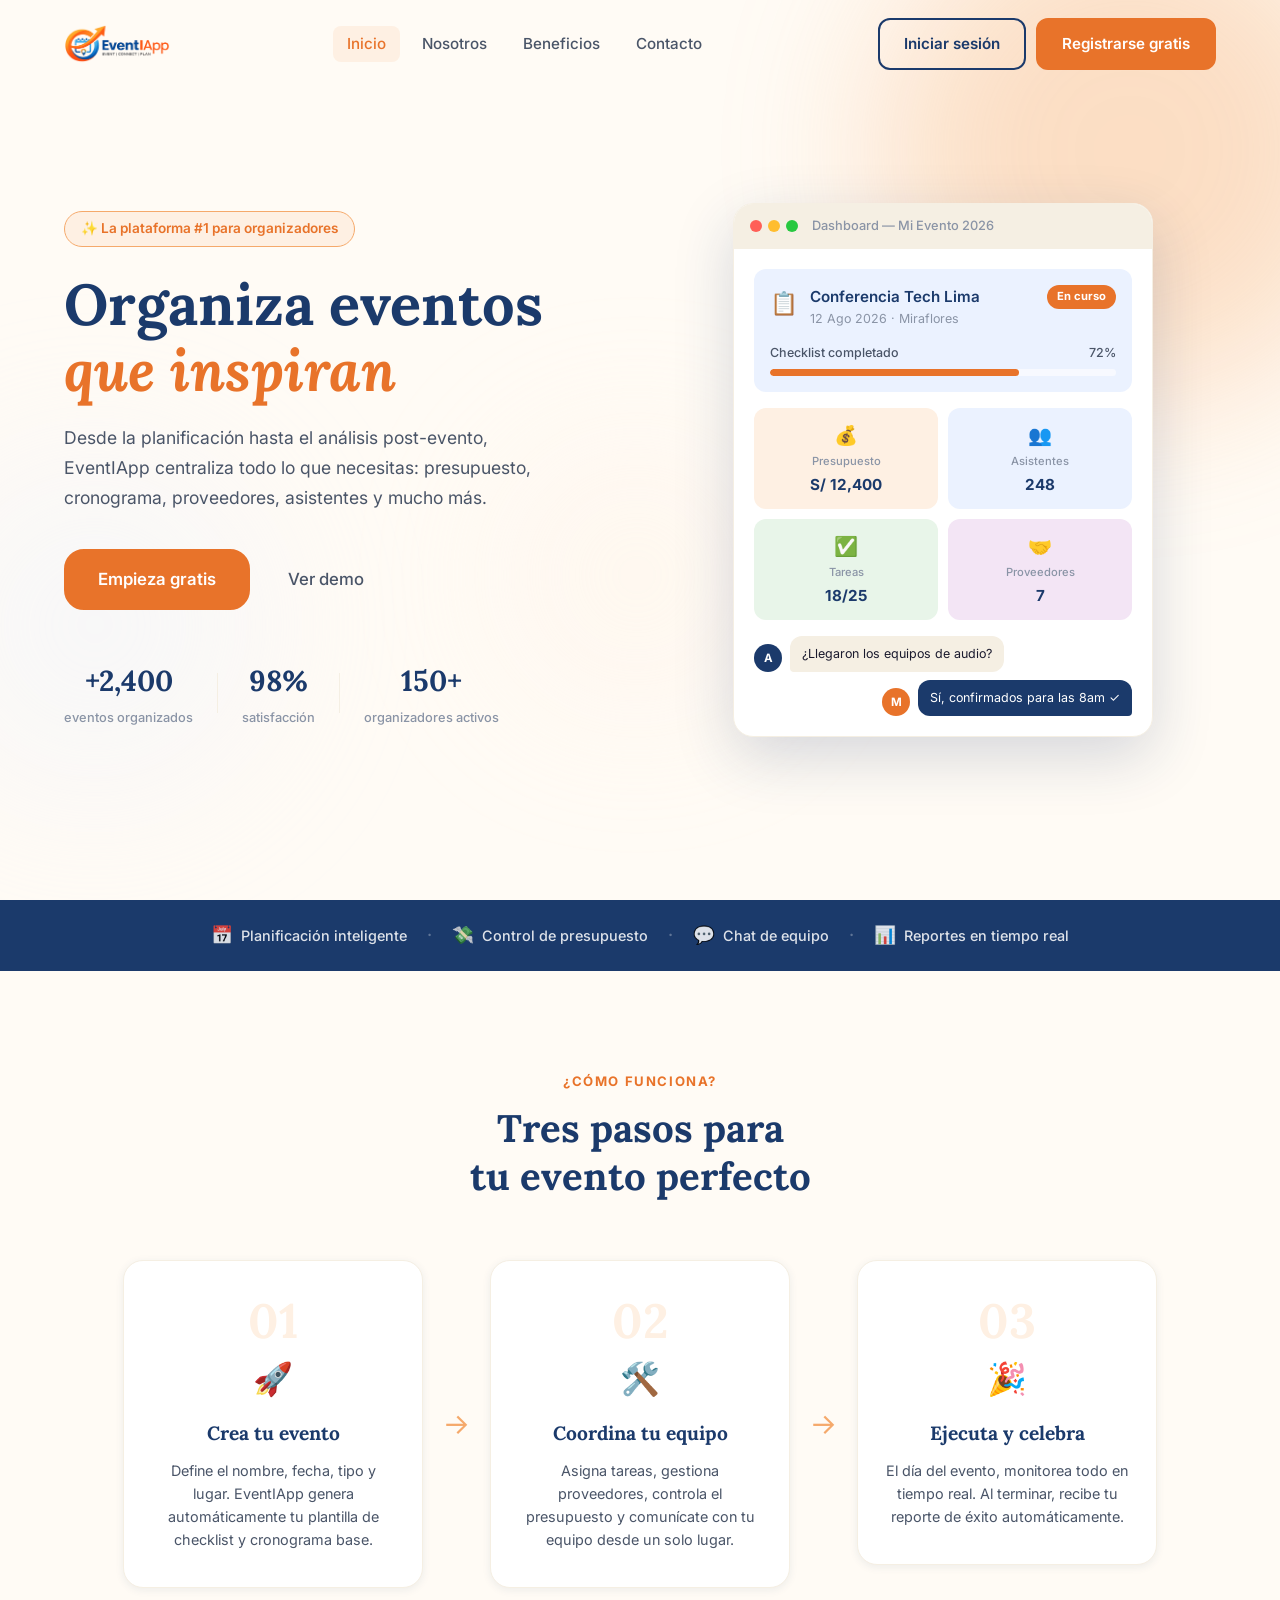
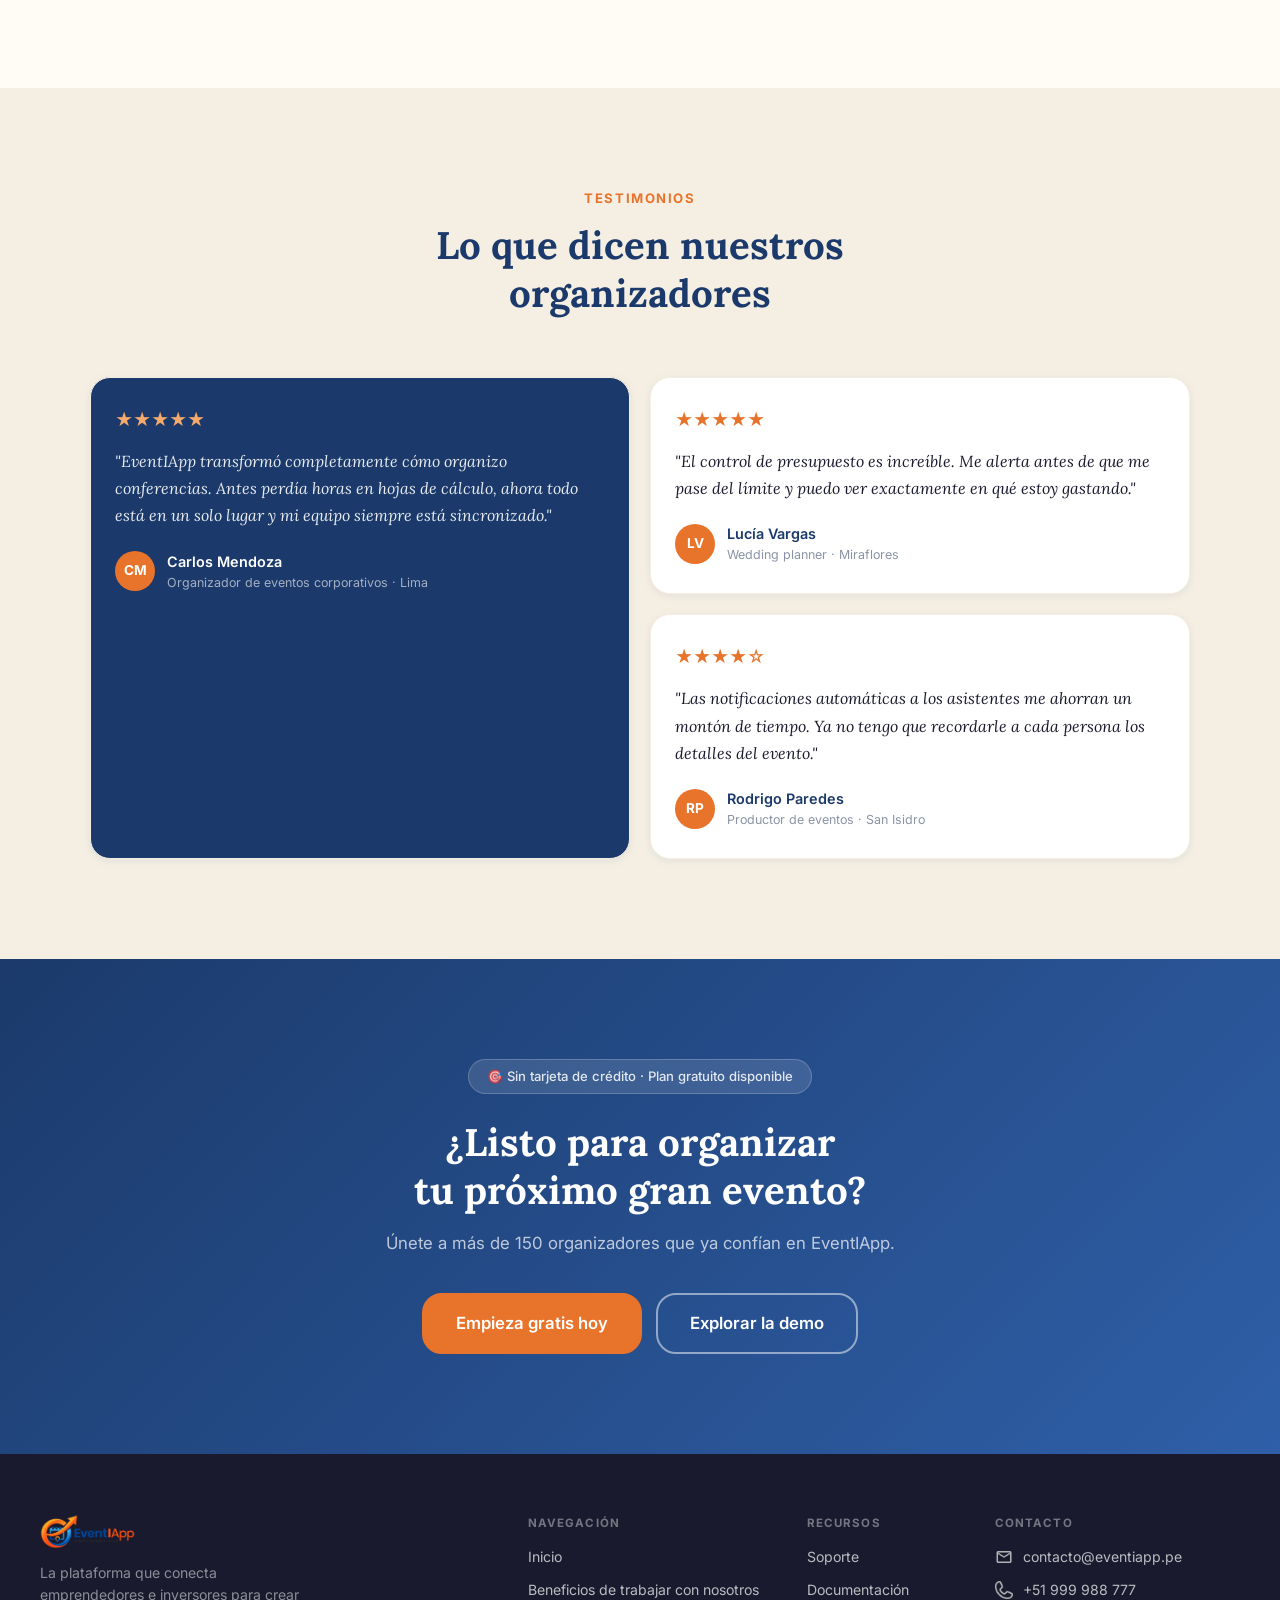
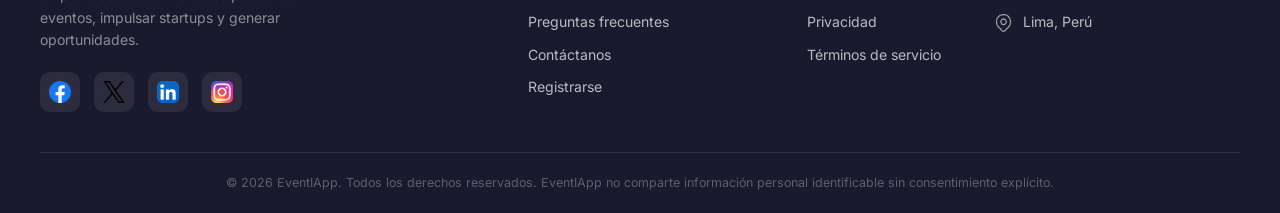
<file: pages/home/index.html>
<!DOCTYPE html>
<html lang="es">
<head>
  <meta charset="UTF-8" />
  <meta name="viewport" content="width=device-width, initial-scale=1.0" />
  <title>EventIApp — Organiza eventos que inspiran</title>
  <link rel="preconnect" href="https://fonts.googleapis.com" />
  <link href="https://fonts.googleapis.com/css2?family=Lora:ital,wght@0,400;0,600;0,700;1,400&family=Inter:wght@300;400;500;600&display=swap" rel="stylesheet" />
  <link rel="stylesheet" href="home.css" />
</head>
<body>

  <!-- ========== NAVBAR ========== -->
  <header class="navbar" id="navbar">
    <div class="nav-container">
      <a href="index.html" class="nav-logo">
        <img src="../../assets/images/Imagotipo.png" alt="EventIApp logo" class="nav-logo-img" onerror="this.style.display='none'; this.nextElementSibling.style.display='flex';" />
        <span class="nav-logo-fallback">🎯 EventI<strong>App</strong></span>
      </a>
      <nav class="nav-links" id="navLinks">
        <a href="index.html" class="nav-link active">Inicio</a>
        <a href="../nosotros/Nosotros.html" class="nav-link">Nosotros</a>
        <a href="../beneficios/Beneficios.html" class="nav-link">Beneficios</a>
        <a href="../contacto/AyudaYcontacto.html" class="nav-link">Contacto</a>
      </nav>
      <div class="nav-actions">
        <a href="../auth/login.html" class="btn-outline">Iniciar sesión</a>
        <a href="../auth/register.html" class="btn-primary">Registrarse gratis</a>
      </div>
      <button class="hamburger" id="hamburger" aria-label="Abrir menú">
        <span></span><span></span><span></span>
      </button>
    </div>
  </header>

  <!-- ========== HERO ========== -->
  <section class="hero" id="hero">
    <div class="hero-bg-circles" aria-hidden="true">
      <div class="circle c1"></div>
      <div class="circle c2"></div>
      <div class="circle c3"></div>
    </div>
    <div class="hero-content">
      <div class="hero-badge">✨ La plataforma #1 para organizadores</div>
      <h1 class="hero-title">
        Organiza eventos<br/>
        <em>que inspiran</em>
      </h1>
      <p class="hero-subtitle">
        Desde la planificación hasta el análisis post-evento, EventIApp centraliza 
        todo lo que necesitas: presupuesto, cronograma, proveedores, asistentes y mucho más.
      </p>
      <div class="hero-cta">
        <a href="../auth/register.html" class="btn-primary btn-lg">
          Empieza gratis
        </a>
        <a href="../../demo/demo.html" class="btn-ghost btn-lg">
          Ver demo
        </a>
      </div>
      <div class="hero-stats">
        <div class="stat">
          <span class="stat-num">+2,400</span>
          <span class="stat-label">eventos organizados</span>
        </div>
        <div class="stat-divider"></div>
        <div class="stat">
          <span class="stat-num">98%</span>
          <span class="stat-label">satisfacción</span>
        </div>
        <div class="stat-divider"></div>
        <div class="stat">
          <span class="stat-num">150+</span>
          <span class="stat-label">organizadores activos</span>
        </div>
      </div>
    </div>
    <div class="hero-visual">
      <div class="app-preview">
        <div class="app-topbar">
          <span class="app-dot red"></span>
          <span class="app-dot yellow"></span>
          <span class="app-dot green"></span>
          <span class="app-title-bar">Dashboard — Mi Evento 2026</span>
        </div>
        <div class="app-body">
          <div class="preview-card active-card">
            <div class="preview-card-header">
              <span class="preview-icon">📋</span>
              <div>
                <div class="preview-card-title">Conferencia Tech Lima</div>
                <div class="preview-card-sub">12 Ago 2026 · Miraflores</div>
              </div>
              <span class="preview-badge">En curso</span>
            </div>
            <div class="preview-progress-wrap">
              <div class="preview-progress-label">
                <span>Checklist completado</span>
                <span>72%</span>
              </div>
              <div class="preview-progress-bar">
                <div class="preview-progress-fill" style="width:72%"></div>
              </div>
            </div>
          </div>
          <div class="preview-grid">
            <div class="preview-mini orange">
              <div class="mini-icon">💰</div>
              <div class="mini-label">Presupuesto</div>
              <div class="mini-val">S/ 12,400</div>
            </div>
            <div class="preview-mini blue">
              <div class="mini-icon">👥</div>
              <div class="mini-label">Asistentes</div>
              <div class="mini-val">248</div>
            </div>
            <div class="preview-mini green">
              <div class="mini-icon">✅</div>
              <div class="mini-label">Tareas</div>
              <div class="mini-val">18/25</div>
            </div>
            <div class="preview-mini purple">
              <div class="mini-icon">🤝</div>
              <div class="mini-label">Proveedores</div>
              <div class="mini-val">7</div>
            </div>
          </div>
          <div class="preview-chat">
            <div class="chat-msg left">
              <div class="chat-avatar">A</div>
              <div class="chat-bubble">¿Llegaron los equipos de audio?</div>
            </div>
            <div class="chat-msg right">
              <div class="chat-bubble bubble-right">Sí, confirmados para las 8am ✓</div>
              <div class="chat-avatar self">M</div>
            </div>
          </div>
        </div>
      </div>
    </div>
  </section>

  <!-- ========== FEATURES STRIP ========== -->
  <section class="features-strip">
    <div class="strip-container">
      <div class="feature-item"><span class="fi-icon">📅</span><span>Planificación inteligente</span></div>
      <div class="feature-sep">·</div>
      <div class="feature-item"><span class="fi-icon">💸</span><span>Control de presupuesto</span></div>
      <div class="feature-sep">·</div>
      <div class="feature-item"><span class="fi-icon">💬</span><span>Chat de equipo</span></div>
      <div class="feature-sep">·</div>
      <div class="feature-item"><span class="fi-icon">📊</span><span>Reportes en tiempo real</span></div>
    </div>
  </section>

  <!-- ========== CÓMO FUNCIONA ========== -->
  <section class="how-works">
    <div class="section-container">
      <div class="section-label">¿Cómo funciona?</div>
      <h2 class="section-title">Tres pasos para<br/>tu evento perfecto</h2>
      <div class="steps-grid">
        <div class="step-card">
          <div class="step-number">01</div>
          <div class="step-icon">🚀</div>
          <h3>Crea tu evento</h3>
          <p>Define el nombre, fecha, tipo y lugar. EventIApp genera automáticamente tu plantilla de checklist y cronograma base.</p>
        </div>
        <div class="step-arrow">→</div>
        <div class="step-card">
          <div class="step-number">02</div>
          <div class="step-icon">🛠️</div>
          <h3>Coordina tu equipo</h3>
          <p>Asigna tareas, gestiona proveedores, controla el presupuesto y comunícate con tu equipo desde un solo lugar.</p>
        </div>
        <div class="step-arrow">→</div>
        <div class="step-card">
          <div class="step-number">03</div>
          <div class="step-icon">🎉</div>
          <h3>Ejecuta y celebra</h3>
          <p>El día del evento, monitorea todo en tiempo real. Al terminar, recibe tu reporte de éxito automáticamente.</p>
        </div>
      </div>
    </div>
  </section>

  <!-- ========== TESTIMONIOS ========== -->
  <section class="testimonials">
    <div class="section-container">
      <div class="section-label">Testimonios</div>
      <h2 class="section-title">Lo que dicen nuestros<br/>organizadores</h2>
      <div class="testimonials-grid">
        <div class="testimonial-card featured">
          <div class="stars">★★★★★</div>
          <p class="testimonial-text">"EventIApp transformó completamente cómo organizo conferencias. Antes perdía horas en hojas de cálculo, ahora todo está en un solo lugar y mi equipo siempre está sincronizado."</p>
          <div class="testimonial-author">
            <div class="author-avatar">CM</div>
            <div>
              <div class="author-name">Carlos Mendoza</div>
              <div class="author-role">Organizador de eventos corporativos · Lima</div>
            </div>
          </div>
        </div>
        <div class="testimonial-card">
          <div class="stars">★★★★★</div>
          <p class="testimonial-text">"El control de presupuesto es increíble. Me alerta antes de que me pase del límite y puedo ver exactamente en qué estoy gastando."</p>
          <div class="testimonial-author">
            <div class="author-avatar">LV</div>
            <div>
              <div class="author-name">Lucía Vargas</div>
              <div class="author-role">Wedding planner · Miraflores</div>
            </div>
          </div>
        </div>
        <div class="testimonial-card">
          <div class="stars">★★★★☆</div>
          <p class="testimonial-text">"Las notificaciones automáticas a los asistentes me ahorran un montón de tiempo. Ya no tengo que recordarle a cada persona los detalles del evento."</p>
          <div class="testimonial-author">
            <div class="author-avatar">RP</div>
            <div>
              <div class="author-name">Rodrigo Paredes</div>
              <div class="author-role">Productor de eventos · San Isidro</div>
            </div>
          </div>
        </div>
      </div>
    </div>
  </section>

  <!-- ========== CTA FINAL ========== -->
  <section class="cta-section">
    <div class="cta-container">
      <div class="cta-badge">🎯 Sin tarjeta de crédito · Plan gratuito disponible</div>
      <h2 class="cta-title">¿Listo para organizar<br/>tu próximo gran evento?</h2>
      <p class="cta-sub">Únete a más de 150 organizadores que ya confían en EventIApp.</p>
      <div class="cta-actions">
        <a href="../auth/register.html" class="btn-primary btn-lg">Empieza gratis hoy</a>
        <a href="../../demo/demo.html" class="btn-outline btn-lg">Explorar la demo</a>
      </div>
    </div>
  </section>

  <!-- ========== FOOTER ========== -->
  <footer class="footer">
    <div class="footer-container">
      <div class="footer-brand">
        <div class="footer-logo">
          <img src="../../assets/images/Imagotipo.png" alt="EventIApp" height="40" onerror="this.style.display='none';" />
          <span class="footer-logo-text"></span>
        </div>
        <p>La plataforma que conecta emprendedores e inversores para crear eventos, impulsar startups y generar oportunidades.</p>
        <div class="footer-social">
          <a href="#" aria-label="Facebook"><img src="../../assets/icons/Facebook.png" alt="Facebook" width="32" height="32" /></a>
          <a href="#" aria-label="X / Twitter"><img src="../../assets/icons/X.png" alt="X" width="32" height="32" /></a>
          <a href="#" aria-label="LinkedIn"><img src="../../assets/icons/LinkedIn.png" alt="LinkedIn" width="32" height="32" /></a>
          <a href="#" aria-label="Instagram"><img src="../../assets/icons/Instagram.png" alt="Instagram" width="32" height="32" /></a>
        </div>
      </div>
      <div class="footer-links">
        <div class="footer-col">
          <div class="footer-col-title">Navegación</div>
          <a href="index.html">Inicio</a>
          <a href="../beneficios/Beneficios.html">Beneficios de trabajar con nosotros</a>
          <a href="../contacto/AyudaYcontacto.html">Preguntas frecuentes</a>
          <a href="../contacto/AyudaYcontacto.html">Contáctanos</a>
          <a href="../auth/register.html">Registrarse</a>
        </div>
        <div class="footer-col">
          <div class="footer-col-title">Recursos</div>
          <a href="#">Soporte</a>
          <a href="#">Documentación</a>
          <a href="#">Privacidad</a>
          <a href="#">Términos de servicio</a>
        </div>
        <div class="footer-col">
          <div class="footer-col-title">Contacto</div>
          <div class="footer-contact-item">
            <img src="../../assets/icons/Mail.png" alt="Email" width="20" height="20" />
            <span>contacto@eventiapp.pe</span>
          </div>
          <div class="footer-contact-item">
            <img src="../../assets/icons/Telefono.png" alt="Teléfono" width="20" height="20" />
            <span>+51 999 988 777</span>
          </div>
          <div class="footer-contact-item">
            <img src="../../assets/icons/Ubicacion.png" alt="Ubicación" width="20" height="20" />
            <span>Lima, Perú</span>
          </div>
        </div>
      </div>
    </div>
    <div class="footer-bottom">
      <span>© 2026 EventIApp. Todos los derechos reservados. EventIApp no comparte información personal identificable sin consentimiento explícito.</span>
    </div>
  </footer>

  <script>
    window.addEventListener('scroll', () => {
      document.getElementById('navbar').classList.toggle('scrolled', window.scrollY > 40);
    });
    const hamburger = document.getElementById('hamburger');
    const navLinks  = document.getElementById('navLinks');
    hamburger.addEventListener('click', () => {
      navLinks.classList.toggle('open');
      hamburger.classList.toggle('active');
    });
    const observer = new IntersectionObserver(entries => {
      entries.forEach(e => {
        if (e.isIntersecting) { e.target.style.opacity='1'; e.target.style.transform='translateY(0)'; }
      });
    }, { threshold: 0.2 });
    document.querySelectorAll('.stat-num').forEach(el => {
      el.style.cssText = 'opacity:0;transform:translateY(12px);transition:opacity .5s ease,transform .5s ease';
      observer.observe(el);
    });
  </script>
</body>
</html>
</file>
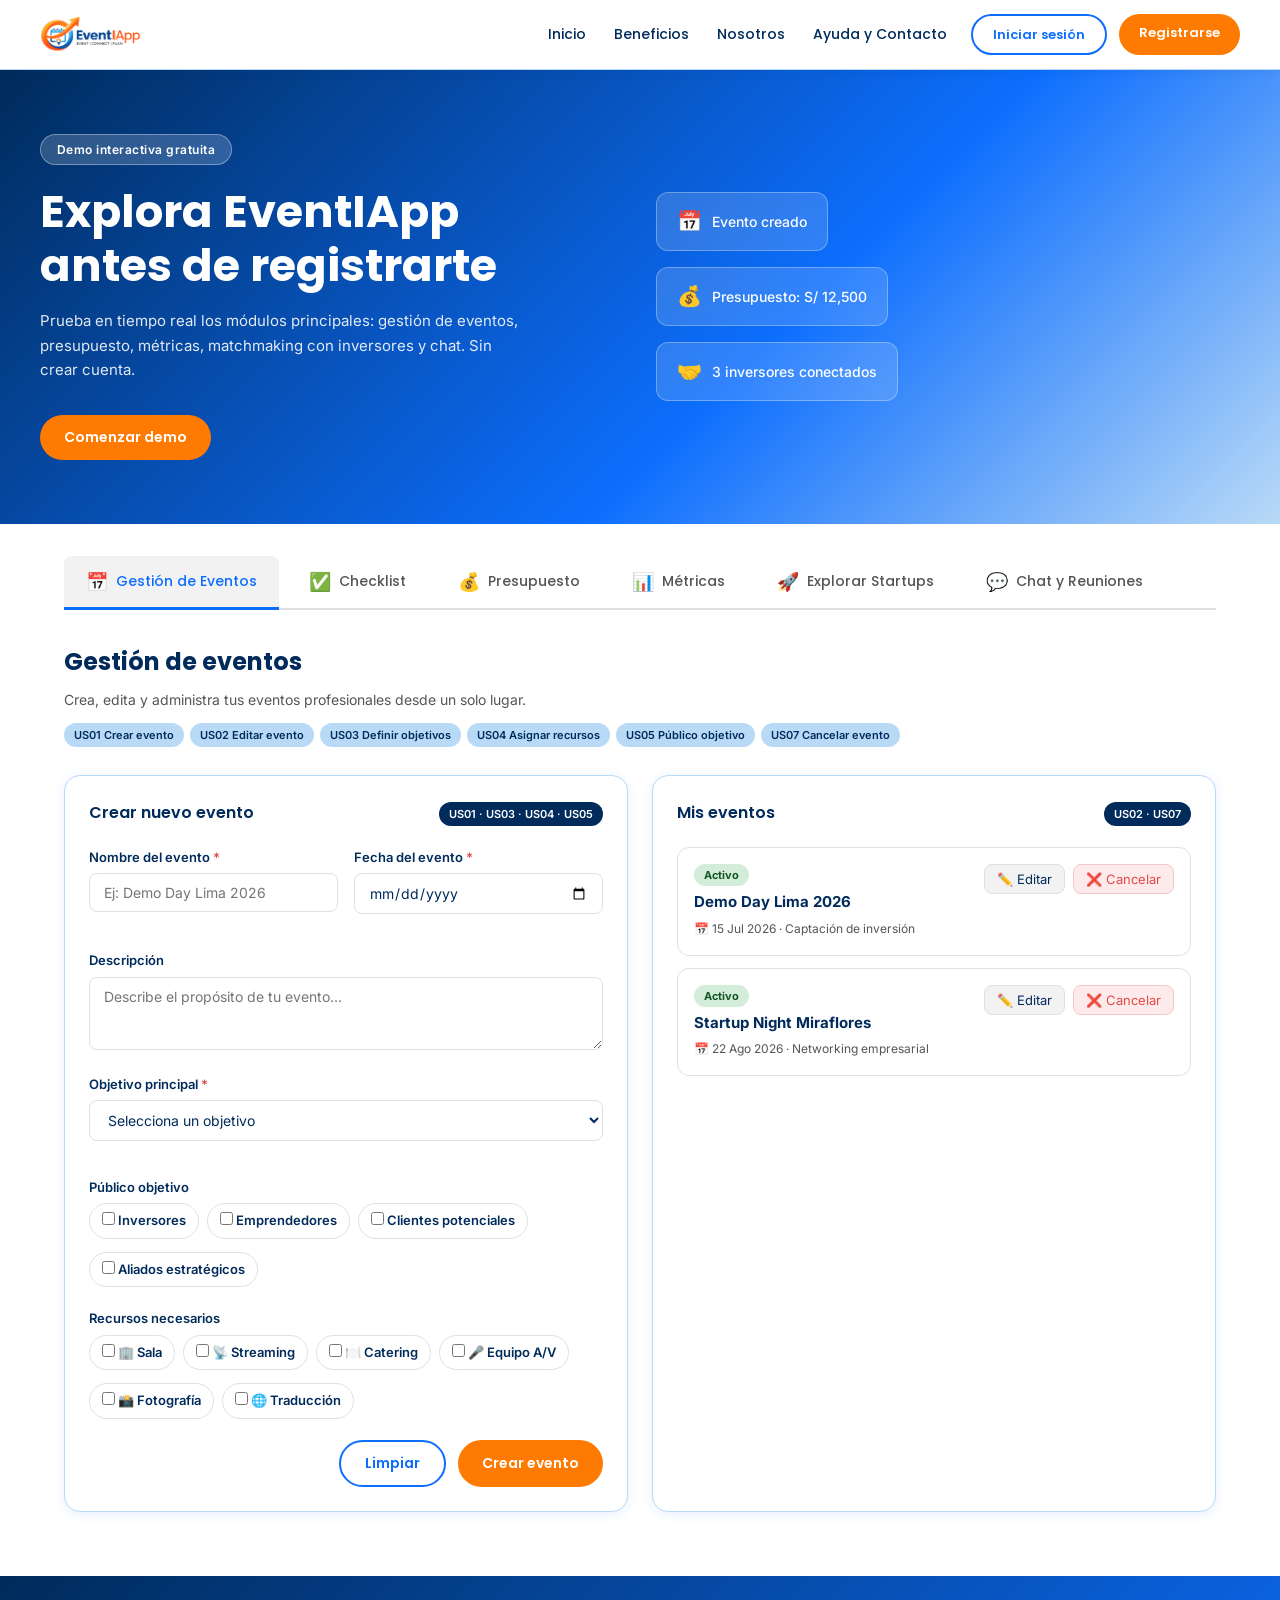
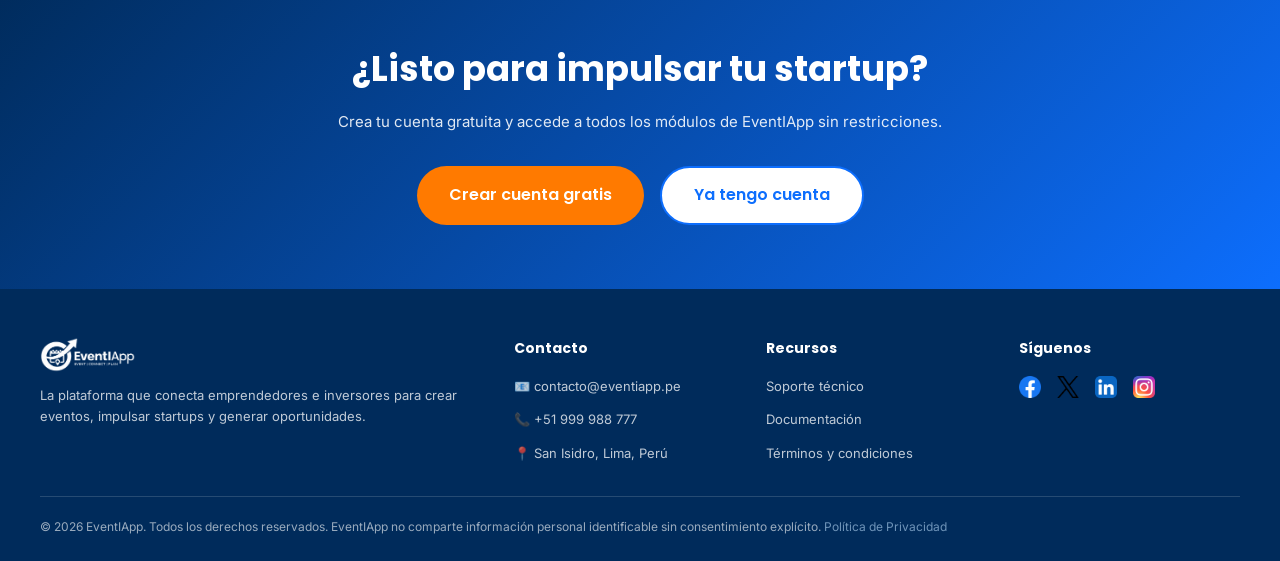
<file: demo/demo.html>
<!DOCTYPE html>
<html lang="es">
<head>
  <meta charset="UTF-8">
  <meta name="viewport" content="width=device-width, initial-scale=1.0">
  <title>EventIApp | Demo Interactiva</title>
  <link href="https://fonts.googleapis.com/css2?family=Poppins:wght@300;400;500;600;700&family=Inter:wght@300;400;500;600&display=swap" rel="stylesheet">
  <link rel="stylesheet" href="demo.css">
</head>
<body>

  <!-- ===== NAVBAR ===== -->
  <nav class="navbar" role="navigation" aria-label="Navegación principal">
    <a href="../pages/home/index.html" class="nav-logo" aria-label="Ir al inicio de EventIApp">
      <img src="../assets/images/Imagotipo.png" alt="EventIApp logo" height="40">
    </a>
    <div class="nav-links">
      <a href="../pages/home/index.html">Inicio</a>
      <a href="../pages/beneficios/beneficios.html">Beneficios</a>
      <a href="../pages/nosotros/nosotros.html">Nosotros</a>
      <a href="../pages/contacto/contacto.html">Ayuda y Contacto</a>
    </div>
    <div class="nav-buttons">
      <a href="../pages/auth/login.html" class="btn-login">Iniciar sesión</a>
      <a href="../pages/auth/register.html" class="btn-register">Registrarse</a>
    </div>
    <button class="hamburger" aria-label="Abrir menú" aria-expanded="false" id="hamburgerBtn">&#9776;</button>
  </nav>

  <!-- Menú móvil -->
  <div class="mobile-menu" id="mobileMenu" role="dialog" aria-label="Menú de navegación móvil">
    <a href="../pages/home/index.html">Inicio</a>
    <a href="../pages/beneficios/beneficios.html">Beneficios</a>
    <a href="../pages/nosotros/nosotros.html">Nosotros</a>
    <a href="../pages/contacto/contacto.html">Ayuda y Contacto</a>
    <a href="../pages/auth/login.html" class="btn-login">Iniciar sesión</a>
    <a href="../pages/auth/register.html" class="btn-register">Registrarse</a>
  </div>

  <!-- ===== HERO DEMO ===== -->
  <section class="demo-hero" aria-labelledby="demo-hero-title">
    <div class="demo-hero-content">
      <span class="demo-badge">Demo interactiva gratuita</span>
      <h1 id="demo-hero-title">Explora EventIApp antes de registrarte</h1>
      <p>Prueba en tiempo real los módulos principales: gestión de eventos, presupuesto, métricas, matchmaking con inversores y chat. Sin crear cuenta.</p>
      <a href="#demo-tabs" class="btn-primary">Comenzar demo</a>
    </div>
    <div class="demo-hero-visual" aria-hidden="true">
      <div class="floating-card fc1">
        <span class="fc-icon">📅</span>
        <span>Evento creado</span>
      </div>
      <div class="floating-card fc2">
        <span class="fc-icon">💰</span>
        <span>Presupuesto: S/ 12,500</span>
      </div>
      <div class="floating-card fc3">
        <span class="fc-icon">🤝</span>
        <span>3 inversores conectados</span>
      </div>
    </div>
  </section>

  <!-- ===== TABS DE MÓDULOS ===== -->
  <section class="demo-tabs-section" id="demo-tabs" aria-label="Módulos de la plataforma">
    <div class="tabs-header" role="tablist" aria-label="Seleccionar módulo">
      <button class="tab-btn active" role="tab" aria-selected="true" aria-controls="panel-eventos" id="tab-eventos" data-tab="eventos">
        <span class="tab-icon" aria-hidden="true">📅</span>
        <span>Gestión de Eventos</span>
      </button>
      <button class="tab-btn" role="tab" aria-selected="false" aria-controls="panel-checklist" id="tab-checklist" data-tab="checklist">
        <span class="tab-icon" aria-hidden="true">✅</span>
        <span>Checklist</span>
      </button>
      <button class="tab-btn" role="tab" aria-selected="false" aria-controls="panel-presupuesto" id="tab-presupuesto" data-tab="presupuesto">
        <span class="tab-icon" aria-hidden="true">💰</span>
        <span>Presupuesto</span>
      </button>
      <button class="tab-btn" role="tab" aria-selected="false" aria-controls="panel-metricas" id="tab-metricas" data-tab="metricas">
        <span class="tab-icon" aria-hidden="true">📊</span>
        <span>Métricas</span>
      </button>
      <button class="tab-btn" role="tab" aria-selected="false" aria-controls="panel-startups" id="tab-startups" data-tab="startups">
        <span class="tab-icon" aria-hidden="true">🚀</span>
        <span>Explorar Startups</span>
      </button>
      <button class="tab-btn" role="tab" aria-selected="false" aria-controls="panel-chat" id="tab-chat" data-tab="chat">
        <span class="tab-icon" aria-hidden="true">💬</span>
        <span>Chat y Reuniones</span>
      </button>
    </div>

    <!-- ====================================================== -->
    <!-- PANEL 1: GESTIÓN DE EVENTOS (US01-US05, US07)          -->
    <!-- ====================================================== -->
    <div class="tab-panel active" id="panel-eventos" role="tabpanel" aria-labelledby="tab-eventos">
      <div class="panel-intro">
        <h2>Gestión de eventos</h2>
        <p>Crea, edita y administra tus eventos profesionales desde un solo lugar.</p>
        <div class="us-tags" aria-label="Historias de usuario cubiertas">
          <span class="us-tag">US01 Crear evento</span>
          <span class="us-tag">US02 Editar evento</span>
          <span class="us-tag">US03 Definir objetivos</span>
          <span class="us-tag">US04 Asignar recursos</span>
          <span class="us-tag">US05 Público objetivo</span>
          <span class="us-tag">US07 Cancelar evento</span>
        </div>
      </div>

      <div class="events-layout">
        <!-- Formulario de creación US01 US03 US04 US05 -->
        <div class="card form-card">
          <div class="card-header">
            <h3>Crear nuevo evento</h3>
            <span class="card-badge">US01 · US03 · US04 · US05</span>
          </div>
          <form id="eventoForm" novalidate aria-label="Formulario de creación de evento">
            <div class="form-row">
              <div class="form-group">
                <label for="eventoNombre">Nombre del evento <span class="required" aria-hidden="true">*</span></label>
                <input type="text" id="eventoNombre" placeholder="Ej: Demo Day Lima 2026" required aria-required="true" maxlength="80">
                <span class="error-msg" id="err-nombre" role="alert"></span>
              </div>
              <div class="form-group">
                <label for="eventoFecha">Fecha del evento <span class="required" aria-hidden="true">*</span></label>
                <input type="date" id="eventoFecha" required aria-required="true">
                <span class="error-msg" id="err-fecha" role="alert"></span>
              </div>
            </div>
            <div class="form-group">
              <label for="eventoDesc">Descripción</label>
              <textarea id="eventoDesc" rows="3" placeholder="Describe el propósito de tu evento..."></textarea>
            </div>
            <!-- US03 Objetivos -->
            <div class="form-group">
              <label for="eventoObjetivo">Objetivo principal <span class="required" aria-hidden="true">*</span></label>
              <select id="eventoObjetivo" required aria-required="true">
                <option value="">Selecciona un objetivo</option>
                <option value="captacion">Captación de inversión</option>
                <option value="networking">Networking empresarial</option>
                <option value="lanzamiento">Lanzamiento de producto</option>
                <option value="alianzas">Alianzas estratégicas</option>
              </select>
              <span class="error-msg" id="err-objetivo" role="alert"></span>
            </div>
            <!-- US05 Público objetivo -->
            <div class="form-group">
              <label>Público objetivo</label>
              <div class="checkbox-group" role="group" aria-label="Selecciona el público objetivo">
                <label class="checkbox-label"><input type="checkbox" value="inversores"> Inversores</label>
                <label class="checkbox-label"><input type="checkbox" value="emprendedores"> Emprendedores</label>
                <label class="checkbox-label"><input type="checkbox" value="clientes"> Clientes potenciales</label>
                <label class="checkbox-label"><input type="checkbox" value="aliados"> Aliados estratégicos</label>
              </div>
            </div>
            <!-- US04 Recursos -->
            <div class="form-group">
              <label for="eventoRecursos">Recursos necesarios</label>
              <div class="recursos-grid" role="group" aria-label="Selecciona los recursos del evento">
                <label class="resource-chip"><input type="checkbox" value="sala"> 🏢 Sala</label>
                <label class="resource-chip"><input type="checkbox" value="streaming"> 📡 Streaming</label>
                <label class="resource-chip"><input type="checkbox" value="catering"> 🍽️ Catering</label>
                <label class="resource-chip"><input type="checkbox" value="equipoAV"> 🎤 Equipo A/V</label>
                <label class="resource-chip"><input type="checkbox" value="fotografia"> 📸 Fotografía</label>
                <label class="resource-chip"><input type="checkbox" value="traduccion"> 🌐 Traducción</label>
              </div>
            </div>
            <div class="form-actions">
              <button type="button" class="btn-secondary" id="btnLimpiar">Limpiar</button>
              <button type="submit" class="btn-primary" id="btnCrearEvento">Crear evento</button>
            </div>
          </form>
        </div>

        <!-- Lista de eventos creados US02 US07 -->
        <div class="card events-list-card">
          <div class="card-header">
            <h3>Mis eventos</h3>
            <span class="card-badge">US02 · US07</span>
          </div>
          <div id="eventosList" aria-live="polite" aria-label="Lista de eventos creados">
            <!-- Eventos de demo precargados -->
            <div class="event-item" data-id="demo1">
              <div class="event-item-info">
                <span class="event-status active" aria-label="Estado: activo">Activo</span>
                <strong>Demo Day Lima 2026</strong>
                <span class="event-date">📅 15 Jul 2026 · Captación de inversión</span>
              </div>
              <div class="event-item-actions">
                <button class="btn-icon" aria-label="Editar evento Demo Day Lima 2026" onclick="editarEvento('demo1')">✏️ Editar</button>
                <button class="btn-icon danger" aria-label="Cancelar evento Demo Day Lima 2026" onclick="cancelarEvento('demo1')">❌ Cancelar</button>
              </div>
            </div>
            <div class="event-item" data-id="demo2">
              <div class="event-item-info">
                <span class="event-status active" aria-label="Estado: activo">Activo</span>
                <strong>Startup Night Miraflores</strong>
                <span class="event-date">📅 22 Ago 2026 · Networking empresarial</span>
              </div>
              <div class="event-item-actions">
                <button class="btn-icon" aria-label="Editar evento Startup Night Miraflores" onclick="editarEvento('demo2')">✏️ Editar</button>
                <button class="btn-icon danger" aria-label="Cancelar evento Startup Night Miraflores" onclick="cancelarEvento('demo2')">❌ Cancelar</button>
              </div>
            </div>
          </div>
          <p class="empty-state" id="emptyEvents" style="display:none">Aún no tienes eventos. ¡Crea el primero!</p>
        </div>
      </div>

      <!-- Modal edición US02 -->
      <div class="modal-overlay" id="editModal" role="dialog" aria-modal="true" aria-labelledby="editModalTitle" style="display:none">
        <div class="modal">
          <div class="modal-header">
            <h3 id="editModalTitle">Editar evento</h3>
            <button class="modal-close" aria-label="Cerrar modal" onclick="cerrarModal('editModal')">✕</button>
          </div>
          <div class="form-group">
            <label for="editNombre">Nombre del evento</label>
            <input type="text" id="editNombre" placeholder="Nombre del evento">
          </div>
          <div class="form-group">
            <label for="editFecha">Fecha</label>
            <input type="date" id="editFecha">
          </div>
          <div class="form-group">
            <label for="editDesc">Descripción</label>
            <textarea id="editDesc" rows="3"></textarea>
          </div>
          <div class="modal-actions">
            <button class="btn-secondary" onclick="cerrarModal('editModal')">Cancelar</button>
            <button class="btn-primary" onclick="guardarEdicion()">Guardar cambios</button>
          </div>
        </div>
      </div>
    </div>

    <!-- ====================================================== -->
    <!-- PANEL 2: CHECKLIST (US08-US11, US14)                   -->
    <!-- ====================================================== -->
    <div class="tab-panel" id="panel-checklist" role="tabpanel" aria-labelledby="tab-checklist">
      <div class="panel-intro">
        <h2>Planificación y checklist</h2>
        <p>Organiza tareas, asigna responsables y mantén el control de tu evento.</p>
        <div class="us-tags" aria-label="Historias de usuario cubiertas">
          <span class="us-tag">US08 Ver checklist</span>
          <span class="us-tag">US09 Registrar tarea</span>
          <span class="us-tag">US10 Asignar tarea</span>
          <span class="us-tag">US11 Alertas de tareas</span>
          <span class="us-tag">US14 Cronograma</span>
        </div>
      </div>

      <div class="checklist-layout">
        <!-- US08 US09 US10 -->
        <div class="card">
          <div class="card-header">
            <h3>Lista de tareas</h3>
            <span class="card-badge">US08 · US09 · US10</span>
          </div>

          <div class="checklist-add" role="form" aria-label="Agregar nueva tarea">
            <div class="checklist-input-row">
              <input type="text" id="nuevaTarea" placeholder="Escribe una nueva tarea..." aria-label="Nombre de la nueva tarea" maxlength="100">
              <select id="asignadoA" aria-label="Asignar tarea a un miembro del equipo">
                <option value="">Asignar a...</option>
                <option value="Carlos M.">Carlos M.</option>
                <option value="Sofía R.">Sofía R.</option>
                <option value="Diego B.">Diego B.</option>
                <option value="Mirko L.">Mirko L.</option>
                <option value="Joseluis V.">Joseluis V.</option>
              </select>
              <input type="date" id="fechaTarea" aria-label="Fecha límite de la tarea">
              <button class="btn-primary" id="btnAgregarTarea" onclick="agregarTarea()">+ Agregar</button>
            </div>
          </div>

          <div id="checklistContainer" aria-live="polite" aria-label="Lista de tareas del evento">
            <!-- Tareas precargadas -->
            <div class="task-item" data-id="t1">
              <input type="checkbox" id="ck-t1" aria-label="Marcar tarea: Reservar sala de eventos como completada">
              <label for="ck-t1" class="task-label">Reservar sala de eventos</label>
              <span class="task-assignee">👤 Carlos M.</span>
              <span class="task-date warn" aria-label="Fecha límite próxima">⚠️ 20 Jun</span>
              <button class="btn-icon danger small" aria-label="Eliminar tarea" onclick="eliminarTarea('t1')">🗑️</button>
            </div>
            <div class="task-item" data-id="t2">
              <input type="checkbox" id="ck-t2" aria-label="Marcar tarea: Confirmar ponentes como completada">
              <label for="ck-t2" class="task-label">Confirmar ponentes</label>
              <span class="task-assignee">👤 Sofía R.</span>
              <span class="task-date">📅 25 Jun</span>
              <button class="btn-icon danger small" aria-label="Eliminar tarea" onclick="eliminarTarea('t2')">🗑️</button>
            </div>
            <div class="task-item completed" data-id="t3">
              <input type="checkbox" id="ck-t3" checked aria-label="Tarea completada: Diseñar material gráfico">
              <label for="ck-t3" class="task-label">Diseñar material gráfico</label>
              <span class="task-assignee">👤 Diego B.</span>
              <span class="task-date done">✅ Completada</span>
              <button class="btn-icon danger small" aria-label="Eliminar tarea" onclick="eliminarTarea('t3')">🗑️</button>
            </div>
          </div>

          <div class="checklist-summary" aria-live="polite">
            <span id="tareasResumen">2 pendientes · 1 completada</span>
            <!-- US11 Alerta de tareas -->
            <button class="btn-warning small" onclick="simularAlertaTareas()">🔔 Verificar alertas</button>
          </div>
        </div>

        <!-- US14 Cronograma -->
        <div class="card">
          <div class="card-header">
            <h3>Cronograma del evento</h3>
            <span class="card-badge">US14</span>
          </div>
          <div class="timeline" role="list" aria-label="Cronograma de actividades">
            <div class="timeline-item done" role="listitem">
              <div class="timeline-dot" aria-hidden="true"></div>
              <div class="timeline-content">
                <span class="timeline-date">1 Jun 2026</span>
                <strong>Planificación inicial</strong>
                <p>Definición de objetivos y equipo</p>
              </div>
            </div>
            <div class="timeline-item done" role="listitem">
              <div class="timeline-dot" aria-hidden="true"></div>
              <div class="timeline-content">
                <span class="timeline-date">15 Jun 2026</span>
                <strong>Confirmación de recursos</strong>
                <p>Sala, catering y ponentes confirmados</p>
              </div>
            </div>
            <div class="timeline-item current" role="listitem">
              <div class="timeline-dot" aria-hidden="true"></div>
              <div class="timeline-content">
                <span class="timeline-date">20 Jun 2026</span>
                <strong>Fase de comunicación ← Hoy</strong>
                <p>Envío de invitaciones y promoción</p>
              </div>
            </div>
            <div class="timeline-item" role="listitem">
              <div class="timeline-dot" aria-hidden="true"></div>
              <div class="timeline-content">
                <span class="timeline-date">10 Jul 2026</span>
                <strong>Ensayo general</strong>
                <p>Prueba de equipos y logística</p>
              </div>
            </div>
            <div class="timeline-item" role="listitem">
              <div class="timeline-dot" aria-hidden="true"></div>
              <div class="timeline-content">
                <span class="timeline-date">15 Jul 2026</span>
                <strong>Día del evento 🎯</strong>
                <p>Demo Day Lima 2026</p>
              </div>
            </div>
          </div>
        </div>
      </div>
    </div>

    <!-- ====================================================== -->
    <!-- PANEL 3: PRESUPUESTO (US15-US19, US21)                 -->
    <!-- ====================================================== -->
    <div class="tab-panel" id="panel-presupuesto" role="tabpanel" aria-labelledby="tab-presupuesto">
      <div class="panel-intro">
        <h2>Control de presupuesto</h2>
        <p>Registra gastos, controla ingresos y evita sobrecostos en tiempo real.</p>
        <div class="us-tags" aria-label="Historias de usuario cubiertas">
          <span class="us-tag">US15 Registrar gastos</span>
          <span class="us-tag">US16 Presupuesto dinámico</span>
          <span class="us-tag">US17 Alerta sobrecosto</span>
          <span class="us-tag">US18 ROI</span>
          <span class="us-tag">US19 Reporte financiero</span>
          <span class="us-tag">US21 Comparar ingresos/gastos</span>
        </div>
      </div>

      <!-- US16 Panel dinámico + US21 Comparar -->
      <div class="budget-summary-grid">
        <div class="budget-card ingresos">
          <span class="budget-label">Total ingresos</span>
          <span class="budget-amount" id="totalIngresos" aria-live="polite">S/ 15,000</span>
          <span class="budget-sub">Patrocinios + Entradas</span>
        </div>
        <div class="budget-card gastos">
          <span class="budget-label">Total gastos</span>
          <span class="budget-amount" id="totalGastos" aria-live="polite">S/ 12,500</span>
          <span class="budget-sub">Acumulado</span>
        </div>
        <!-- US18 ROI -->
        <div class="budget-card roi">
          <span class="budget-label">ROI estimado</span>
          <span class="budget-amount" id="roiValor" aria-live="polite">20%</span>
          <span class="budget-sub">(Ingresos − Gastos) / Gastos</span>
        </div>
        <div class="budget-card balance" id="balanceCard">
          <span class="budget-label">Balance</span>
          <span class="budget-amount" id="balanceValor" aria-live="polite">S/ 2,500</span>
          <span class="budget-sub" id="balanceEstado">✅ Dentro del presupuesto</span>
        </div>
      </div>

      <!-- US17 Alerta sobrecosto -->
      <div class="alert-bar" id="alertSobrecosto" role="alert" aria-live="assertive" style="display:none">
        ⚠️ <strong>Alerta de sobrecosto:</strong> Los gastos superan el límite establecido. Revisa tus partidas.
      </div>

      <div class="budget-layout">
        <!-- US15 Formulario de gastos -->
        <div class="card">
          <div class="card-header">
            <h3>Registrar gasto</h3>
            <span class="card-badge">US15</span>
          </div>
          <form id="gastoForm" novalidate aria-label="Formulario de registro de gasto">
            <div class="form-group">
              <label for="gastoCategoria">Categoría</label>
              <select id="gastoCategoria" aria-label="Categoría del gasto">
                <option value="logistica">Logística</option>
                <option value="marketing">Marketing</option>
                <option value="catering">Catering</option>
                <option value="tecnologia">Tecnología</option>
                <option value="personal">Personal</option>
                <option value="otros">Otros</option>
              </select>
            </div>
            <div class="form-group">
              <label for="gastoDescripcion">Descripción</label>
              <input type="text" id="gastoDescripcion" placeholder="Ej: Alquiler de sala" maxlength="60">
            </div>
            <div class="form-group">
              <label for="gastoMonto">Monto (S/.) <span class="required" aria-hidden="true">*</span></label>
              <input type="number" id="gastoMonto" min="1" max="999999" placeholder="0.00" required aria-required="true">
              <span class="error-msg" id="err-monto" role="alert"></span>
            </div>
            <button type="submit" class="btn-primary full-width">Registrar gasto</button>
          </form>

          <!-- US21 tabla de gastos -->
          <div class="gastos-table-wrap" role="region" aria-label="Tabla de gastos registrados">
            <table class="gastos-table" aria-label="Gastos registrados">
              <thead>
                <tr><th scope="col">Categoría</th><th scope="col">Descripción</th><th scope="col">Monto</th><th scope="col">Acción</th></tr>
              </thead>
              <tbody id="gastosTableBody">
                <tr><td>Logística</td><td>Alquiler de sala</td><td>S/ 3,500</td><td><button class="btn-icon danger small" aria-label="Eliminar gasto sala">🗑️</button></td></tr>
                <tr><td>Marketing</td><td>Diseño gráfico</td><td>S/ 800</td><td><button class="btn-icon danger small" aria-label="Eliminar gasto marketing">🗑️</button></td></tr>
                <tr><td>Catering</td><td>Coffee break</td><td>S/ 2,200</td><td><button class="btn-icon danger small" aria-label="Eliminar gasto catering">🗑️</button></td></tr>
                <tr><td>Tecnología</td><td>Streaming HD</td><td>S/ 4,000</td><td><button class="btn-icon danger small" aria-label="Eliminar gasto tecnología">🗑️</button></td></tr>
                <tr><td>Personal</td><td>Staff del evento</td><td>S/ 2,000</td><td><button class="btn-icon danger small" aria-label="Eliminar gasto personal">🗑️</button></td></tr>
              </tbody>
            </table>
          </div>
        </div>

        <!-- US21 Comparación visual + US19 Reporte -->
        <div class="card">
          <div class="card-header">
            <h3>Ingresos vs Gastos</h3>
            <span class="card-badge">US21</span>
          </div>
          <div class="budget-chart" aria-label="Gráfico de comparación de ingresos y gastos">
            <div class="chart-bar-group">
              <div class="chart-bar-label">Ingresos</div>
              <div class="chart-bar-track" role="progressbar" aria-valuenow="100" aria-valuemin="0" aria-valuemax="100" aria-label="Ingresos: S/ 15,000 (100%)">
                <div class="chart-bar ingresos-bar" style="width:100%"><span>S/ 15,000</span></div>
              </div>
            </div>
            <div class="chart-bar-group">
              <div class="chart-bar-label">Gastos</div>
              <div class="chart-bar-track" role="progressbar" aria-valuenow="83" aria-valuemin="0" aria-valuemax="100" aria-label="Gastos: S/ 12,500 (83%)">
                <div class="chart-bar gastos-bar" id="gastoBar" style="width:83%"><span id="gastoBarLabel">S/ 12,500</span></div>
              </div>
            </div>
            <div class="chart-bar-group">
              <div class="chart-bar-label">Balance</div>
              <div class="chart-bar-track" role="progressbar" aria-valuenow="17" aria-valuemin="0" aria-valuemax="100" aria-label="Balance positivo: S/ 2,500">
                <div class="chart-bar balance-bar" style="width:17%"><span>S/ 2,500</span></div>
              </div>
            </div>
          </div>

          <div class="budget-limit-control">
            <label for="limitPresupuesto">Límite de presupuesto (S/.)</label>
            <div class="limit-row">
              <input type="number" id="limitPresupuesto" value="13000" min="1000" max="999999" aria-label="Establecer límite de presupuesto">
              <button class="btn-secondary" onclick="verificarLimite()">Verificar</button>
            </div>
          </div>

          <!-- US19 Generar reporte -->
          <div class="card-header" style="margin-top:1.5rem">
            <h3>Reporte financiero</h3>
            <span class="card-badge">US19</span>
          </div>
          <div class="reporte-section">
            <p>Genera un resumen completo de ingresos, gastos y ROI de tu evento.</p>
            <button class="btn-primary" onclick="generarReporte()" id="btnReporte">📄 Generar reporte</button>
            <div class="reporte-output" id="reporteOutput" aria-live="polite" style="display:none"></div>
          </div>
        </div>
      </div>
    </div>

    <!-- ====================================================== -->
    <!-- PANEL 4: MÉTRICAS (US22-US25)                          -->
    <!-- ====================================================== -->
    <div class="tab-panel" id="panel-metricas" role="tabpanel" aria-labelledby="tab-metricas">
      <div class="panel-intro">
        <h2>Dashboard de métricas</h2>
        <p>Monitorea el desempeño de tu evento con indicadores en tiempo real.</p>
        <div class="us-tags" aria-label="Historias de usuario cubiertas">
          <span class="us-tag">US22 Dashboard</span>
          <span class="us-tag">US23 Asistencia</span>
          <span class="us-tag">US24 ROI post-evento</span>
          <span class="us-tag">US25 Gráficos comparativos</span>
        </div>
      </div>

      <!-- US22 Dashboard -->
      <div class="metrics-kpi-grid" role="region" aria-label="Indicadores clave del evento">
        <div class="kpi-card">
          <span class="kpi-icon" aria-hidden="true">👥</span>
          <span class="kpi-value" id="kpiAsistentes">142</span>
          <span class="kpi-label">Asistentes registrados</span>
          <span class="kpi-trend up" aria-label="Tendencia: subió 18% respecto al evento anterior">↑ 18% vs anterior</span>
        </div>
        <div class="kpi-card">
          <span class="kpi-icon" aria-hidden="true">💼</span>
          <span class="kpi-value">8</span>
          <span class="kpi-label">Inversores presentes</span>
          <span class="kpi-trend up" aria-label="Tendencia: subió 3 respecto al evento anterior">↑ +3 vs anterior</span>
        </div>
        <div class="kpi-card">
          <span class="kpi-icon" aria-hidden="true">🤝</span>
          <span class="kpi-value">23</span>
          <span class="kpi-label">Conexiones realizadas</span>
          <span class="kpi-trend up" aria-label="Tendencia positiva">↑ Récord</span>
        </div>
        <div class="kpi-card">
          <span class="kpi-icon" aria-hidden="true">⭐</span>
          <span class="kpi-value">4.7</span>
          <span class="kpi-label">Satisfacción (sobre 5)</span>
          <span class="kpi-trend stable" aria-label="Tendencia estable">→ Estable</span>
        </div>
      </div>

      <!-- US23 Asistencia -->
      <div class="metrics-row">
        <div class="card">
          <div class="card-header">
            <h3>Tasa de asistencia</h3>
            <span class="card-badge">US23</span>
          </div>
          <div class="asistencia-display" aria-label="Tasa de asistencia al evento">
            <div class="asistencia-number" aria-live="polite" id="asistenciaPct">75%</div>
            <div class="progress-container">
              <div class="progress-track" role="progressbar" aria-valuenow="75" aria-valuemin="0" aria-valuemax="100" aria-label="75% de asistencia del total de inscritos">
                <div class="progress-fill" id="asistenciaBar" style="width:75%"></div>
              </div>
              <div class="progress-labels"><span>0</span><span>50%</span><span>100%</span></div>
            </div>
            <p>142 de 190 inscritos asistieron al evento</p>
          </div>
          <div class="asistencia-controls">
            <label for="sliderAsistencia">Simular asistencia:</label>
            <input type="range" id="sliderAsistencia" min="0" max="100" value="75" aria-label="Ajustar tasa de asistencia simulada" oninput="actualizarAsistencia(this.value)">
            <span id="sliderVal">75%</span>
          </div>
        </div>

        <!-- US24 ROI post-evento -->
        <div class="card">
          <div class="card-header">
            <h3>ROI post-evento</h3>
            <span class="card-badge">US24</span>
          </div>
          <div class="roi-display" aria-label="Cálculo de retorno de inversión post-evento">
            <div class="roi-row"><span>Inversión total</span><span class="roi-val">S/ 12,500</span></div>
            <div class="roi-row"><span>Ingresos obtenidos</span><span class="roi-val positive">S/ 15,000</span></div>
            <div class="roi-row"><span>Contratos cerrados</span><span class="roi-val">3 acuerdos</span></div>
            <div class="roi-row total"><span>ROI final</span><span class="roi-val positive" aria-label="ROI final: 20%">+20%</span></div>
          </div>
          <button class="btn-primary" onclick="calcularROI()">Recalcular ROI</button>
        </div>
      </div>

      <!-- US25 Gráficos comparativos -->
      <div class="card">
        <div class="card-header">
          <h3>Comparativa de eventos</h3>
          <span class="card-badge">US25</span>
        </div>
        <div class="chart-comparativo" role="img" aria-label="Gráfico de barras comparando asistencia, inversores y conexiones en tres eventos anteriores">
          <div class="comp-chart">
            <div class="comp-group">
              <div class="comp-bar-set">
                <div class="comp-bar b1" style="height:60%" aria-label="Demo Day Mar: 95 asistentes"><span>95</span></div>
                <div class="comp-bar b2" style="height:35%" aria-label="Demo Day Mar: 5 inversores"><span>5</span></div>
                <div class="comp-bar b3" style="height:45%" aria-label="Demo Day Mar: 14 conexiones"><span>14</span></div>
              </div>
              <span class="comp-label">Demo Day Mar</span>
            </div>
            <div class="comp-group">
              <div class="comp-bar-set">
                <div class="comp-bar b1" style="height:78%" aria-label="Startup Night May: 120 asistentes"><span>120</span></div>
                <div class="comp-bar b2" style="height:45%" aria-label="Startup Night May: 7 inversores"><span>7</span></div>
                <div class="comp-bar b3" style="height:60%" aria-label="Startup Night May: 19 conexiones"><span>19</span></div>
              </div>
              <span class="comp-label">Startup Night May</span>
            </div>
            <div class="comp-group current-event">
              <div class="comp-bar-set">
                <div class="comp-bar b1" style="height:100%" aria-label="Demo Day Jun (actual): 142 asistentes"><span>142</span></div>
                <div class="comp-bar b2" style="height:55%" aria-label="Demo Day Jun (actual): 8 inversores"><span>8</span></div>
                <div class="comp-bar b3" style="height:80%" aria-label="Demo Day Jun (actual): 23 conexiones"><span>23</span></div>
              </div>
              <span class="comp-label">Demo Day Jun ⭐</span>
            </div>
          </div>
          <div class="comp-legend" aria-label="Leyenda del gráfico">
            <span class="legend-item l1">Asistentes</span>
            <span class="legend-item l2">Inversores</span>
            <span class="legend-item l3">Conexiones</span>
          </div>
        </div>
      </div>
    </div>

    <!-- ====================================================== -->
    <!-- PANEL 5: EXPLORAR STARTUPS (US28-US34)                 -->
    <!-- ====================================================== -->
    <div class="tab-panel" id="panel-startups" role="tabpanel" aria-labelledby="tab-startups">
      <div class="panel-intro">
        <h2>Exploración de startups</h2>
        <p>Descubre, filtra y compara oportunidades de inversión con datos reales.</p>
        <div class="us-tags" aria-label="Historias de usuario cubiertas">
          <span class="us-tag">US28 Evaluar oportunidades</span>
          <span class="us-tag">US29 Filtrar por sector</span>
          <span class="us-tag">US31 Marcar favoritos</span>
          <span class="us-tag">US32 Recomendación IA</span>
          <span class="us-tag">US34 Comparar proyectos</span>
        </div>
      </div>

      <!-- US32 Recomendación IA -->
      <div class="ia-banner" role="region" aria-label="Recomendaciones de inteligencia artificial">
        <div class="ia-icon" aria-hidden="true">🤖</div>
        <div class="ia-text">
          <strong>Motor de recomendación IA</strong>
          <p>Basado en tu perfil inversor y eventos anteriores, EventIApp sugiere las mejores oportunidades.</p>
        </div>
        <button class="btn-primary" onclick="simularRecomendacionIA()" id="btnIA">✨ Ver sugerencias IA</button>
      </div>
      <div class="ia-output" id="iaOutput" aria-live="polite" style="display:none"></div>

      <!-- US29 Filtros por sector -->
      <div class="filter-bar" role="group" aria-label="Filtrar startups por sector">
        <span class="filter-label">Filtrar por sector:</span>
        <button class="filter-btn active" data-sector="todos" onclick="filtrarSector('todos')">Todos</button>
        <button class="filter-btn" data-sector="fintech" onclick="filtrarSector('fintech')">Fintech</button>
        <button class="filter-btn" data-sector="healthtech" onclick="filtrarSector('healthtech')">Healthtech</button>
        <button class="filter-btn" data-sector="edtech" onclick="filtrarSector('edtech')">Edtech</button>
        <button class="filter-btn" data-sector="agritech" onclick="filtrarSector('agritech')">Agritech</button>
        <button class="filter-btn" data-sector="logistica" onclick="filtrarSector('logistica')">Logística</button>
      </div>

      <!-- US28 US31 Tarjetas de startups -->
      <div class="startups-grid" id="startupsGrid" role="list" aria-label="Lista de startups disponibles">

        <div class="startup-card" data-sector="fintech" role="listitem">
          <div class="startup-card-header">
            <div class="startup-avatar" aria-hidden="true">💳</div>
            <div>
              <strong>PagoYa</strong>
              <span class="sector-badge fintech">Fintech</span>
            </div>
            <button class="fav-btn" aria-label="Marcar PagoYa como favorita" onclick="toggleFavorito(this)">☆</button>
          </div>
          <p class="startup-desc">Plataforma de pagos instantáneos para PYMES en Latinoamérica. Reduce comisiones en 60%.</p>
          <div class="startup-metrics">
            <span>📈 ROI est. <strong>32%</strong></span>
            <span>💰 Busca <strong>S/ 250K</strong></span>
            <span>📊 Avance <strong>Seed</strong></span>
          </div>
          <div class="startup-actions">
            <button class="btn-secondary small" onclick="seleccionarComparar('PagoYa', 32, 250000, 'Seed')">Comparar</button>
            <button class="btn-primary small" onclick="contactarStartup('PagoYa')">Contactar</button>
          </div>
        </div>

        <div class="startup-card" data-sector="healthtech" role="listitem">
          <div class="startup-card-header">
            <div class="startup-avatar" aria-hidden="true">🏥</div>
            <div>
              <strong>SaludBot</strong>
              <span class="sector-badge healthtech">Healthtech</span>
            </div>
            <button class="fav-btn" aria-label="Marcar SaludBot como favorita" onclick="toggleFavorito(this)">☆</button>
          </div>
          <p class="startup-desc">IA de diagnóstico preventivo para clínicas rurales. 94% de precisión en detección temprana.</p>
          <div class="startup-metrics">
            <span>📈 ROI est. <strong>45%</strong></span>
            <span>💰 Busca <strong>S/ 400K</strong></span>
            <span>📊 Avance <strong>Series A</strong></span>
          </div>
          <div class="startup-actions">
            <button class="btn-secondary small" onclick="seleccionarComparar('SaludBot', 45, 400000, 'Series A')">Comparar</button>
            <button class="btn-primary small" onclick="contactarStartup('SaludBot')">Contactar</button>
          </div>
        </div>

        <div class="startup-card" data-sector="edtech" role="listitem">
          <div class="startup-card-header">
            <div class="startup-avatar" aria-hidden="true">📚</div>
            <div>
              <strong>AulaViva</strong>
              <span class="sector-badge edtech">Edtech</span>
            </div>
            <button class="fav-btn" aria-label="Marcar AulaViva como favorita" onclick="toggleFavorito(this)">☆</button>
          </div>
          <p class="startup-desc">Plataforma adaptativa de educación K-12 con tutoría IA. 120K usuarios activos en 6 meses.</p>
          <div class="startup-metrics">
            <span>📈 ROI est. <strong>28%</strong></span>
            <span>💰 Busca <strong>S/ 180K</strong></span>
            <span>📊 Avance <strong>Pre-seed</strong></span>
          </div>
          <div class="startup-actions">
            <button class="btn-secondary small" onclick="seleccionarComparar('AulaViva', 28, 180000, 'Pre-seed')">Comparar</button>
            <button class="btn-primary small" onclick="contactarStartup('AulaViva')">Contactar</button>
          </div>
        </div>

        <div class="startup-card" data-sector="agritech" role="listitem">
          <div class="startup-card-header">
            <div class="startup-avatar" aria-hidden="true">🌱</div>
            <div>
              <strong>CampoSmart</strong>
              <span class="sector-badge agritech">Agritech</span>
            </div>
            <button class="fav-btn" aria-label="Marcar CampoSmart como favorita" onclick="toggleFavorito(this)">☆</button>
          </div>
          <p class="startup-desc">Sensores IoT para monitoreo de cultivos. Reduce pérdidas agrícolas en 40% con datos en tiempo real.</p>
          <div class="startup-metrics">
            <span>📈 ROI est. <strong>38%</strong></span>
            <span>💰 Busca <strong>S/ 320K</strong></span>
            <span>📊 Avance <strong>Seed</strong></span>
          </div>
          <div class="startup-actions">
            <button class="btn-secondary small" onclick="seleccionarComparar('CampoSmart', 38, 320000, 'Seed')">Comparar</button>
            <button class="btn-primary small" onclick="contactarStartup('CampoSmart')">Contactar</button>
          </div>
        </div>

        <div class="startup-card" data-sector="logistica" role="listitem">
          <div class="startup-card-header">
            <div class="startup-avatar" aria-hidden="true">🚚</div>
            <div>
              <strong>RouteX</strong>
              <span class="sector-badge logistica">Logística</span>
            </div>
            <button class="fav-btn" aria-label="Marcar RouteX como favorita" onclick="toggleFavorito(this)">☆</button>
          </div>
          <p class="startup-desc">Optimización de rutas de última milla con IA. Reduce costos logísticos en 25% para e-commerce.</p>
          <div class="startup-metrics">
            <span>📈 ROI est. <strong>41%</strong></span>
            <span>💰 Busca <strong>S/ 290K</strong></span>
            <span>📊 Avance <strong>Series A</strong></span>
          </div>
          <div class="startup-actions">
            <button class="btn-secondary small" onclick="seleccionarComparar('RouteX', 41, 290000, 'Series A')">Comparar</button>
            <button class="btn-primary small" onclick="contactarStartup('RouteX')">Contactar</button>
          </div>
        </div>

        <div class="startup-card" data-sector="fintech" role="listitem">
          <div class="startup-card-header">
            <div class="startup-avatar" aria-hidden="true">🏦</div>
            <div>
              <strong>CreditoYa</strong>
              <span class="sector-badge fintech">Fintech</span>
            </div>
            <button class="fav-btn" aria-label="Marcar CreditoYa como favorita" onclick="toggleFavorito(this)">☆</button>
          </div>
          <p class="startup-desc">Microcréditos digitales para independientes sin historial bancario. 15K préstamos aprobados.</p>
          <div class="startup-metrics">
            <span>📈 ROI est. <strong>36%</strong></span>
            <span>💰 Busca <strong>S/ 500K</strong></span>
            <span>📊 Avance <strong>Series A</strong></span>
          </div>
          <div class="startup-actions">
            <button class="btn-secondary small" onclick="seleccionarComparar('CreditoYa', 36, 500000, 'Series A')">Comparar</button>
            <button class="btn-primary small" onclick="contactarStartup('CreditoYa')">Contactar</button>
          </div>
        </div>

      </div>

      <!-- US34 Comparar proyectos -->
      <div class="card comparar-card" id="compararSection" style="display:none">
        <div class="card-header">
          <h3>Comparar proyectos</h3>
          <span class="card-badge">US34</span>
        </div>
        <div id="compararContent" aria-live="polite"></div>
      </div>

    </div>

    <!-- ====================================================== -->
    <!-- PANEL 6: CHAT Y REUNIONES (US40-US42, US45)            -->
    <!-- ====================================================== -->
    <div class="tab-panel" id="panel-chat" role="tabpanel" aria-labelledby="tab-chat">
      <div class="panel-intro">
        <h2>Comunicación y networking</h2>
        <p>Agenda reuniones, envía invitaciones y comunícate directamente con inversores.</p>
        <div class="us-tags" aria-label="Historias de usuario cubiertas">
          <span class="us-tag">US40 Agendar reuniones</span>
          <span class="us-tag">US41 Enviar invitaciones</span>
          <span class="us-tag">US42 Chat interno</span>
          <span class="us-tag">US45 Mensajería cifrada</span>
        </div>
      </div>

      <div class="chat-layout">
        <!-- US40 Agendar reunión -->
        <div class="card">
          <div class="card-header">
            <h3>Agendar reunión</h3>
            <span class="card-badge">US40</span>
          </div>
          <form id="reunionForm" novalidate aria-label="Formulario para agendar una reunión">
            <div class="form-group">
              <label for="reunionContacto">Inversor / Emprendedor</label>
              <select id="reunionContacto" aria-label="Seleccionar contacto para la reunión">
                <option value="">Selecciona un contacto...</option>
                <option value="Carlos Mendoza - Inversor Ángel">Carlos Mendoza - Inversor Ángel</option>
                <option value="María Ríos - VC Partners">María Ríos - VC Partners</option>
                <option value="Diego Torres - Seed Fund Peru">Diego Torres - Seed Fund Peru</option>
                <option value="Ana Gutiérrez - Family Office">Ana Gutiérrez - Family Office</option>
              </select>
            </div>
            <div class="form-row">
              <div class="form-group">
                <label for="reunionFecha">Fecha <span class="required" aria-hidden="true">*</span></label>
                <input type="date" id="reunionFecha" required aria-required="true">
              </div>
              <div class="form-group">
                <label for="reunionHora">Hora <span class="required" aria-hidden="true">*</span></label>
                <input type="time" id="reunionHora" required aria-required="true">
              </div>
            </div>
            <div class="form-group">
              <label for="reunionModelo">Modalidad</label>
              <select id="reunionModelo" aria-label="Modalidad de la reunión">
                <option value="virtual">Virtual (Zoom / Meet)</option>
                <option value="presencial">Presencial</option>
                <option value="hibrida">Híbrida</option>
              </select>
            </div>
            <div class="form-group">
              <label for="reunionNota">Nota / agenda</label>
              <textarea id="reunionNota" rows="2" placeholder="Describe el propósito de la reunión..." maxlength="200"></textarea>
            </div>
            <div class="form-actions">
              <!-- US41 Enviar invitación -->
              <button type="button" class="btn-secondary" onclick="enviarInvitacion()">📨 Enviar invitación</button>
              <button type="submit" class="btn-primary" onclick="agendarReunion(event)">📅 Agendar</button>
            </div>
          </form>

          <!-- Lista de reuniones agendadas -->
          <div class="reuniones-list" id="reunionesList" aria-live="polite" aria-label="Reuniones agendadas">
            <h4>Próximas reuniones</h4>
            <div class="reunion-item">
              <span class="reunion-icon" aria-hidden="true">📅</span>
              <div>
                <strong>Carlos Mendoza</strong>
                <span>25 Jun 2026 · 10:00 am · Virtual</span>
              </div>
              <span class="reunion-status confirmed" aria-label="Estado: confirmada">Confirmada</span>
            </div>
            <div class="reunion-item">
              <span class="reunion-icon" aria-hidden="true">📅</span>
              <div>
                <strong>María Ríos</strong>
                <span>28 Jun 2026 · 3:00 pm · Presencial</span>
              </div>
              <span class="reunion-status pending" aria-label="Estado: pendiente">Pendiente</span>
            </div>
          </div>
        </div>

        <!-- US42 Chat interno + US45 Mensajería cifrada -->
        <div class="card chat-card">
          <div class="card-header">
            <h3>Chat interno</h3>
            <div class="chat-header-badges">
              <span class="card-badge">US42</span>
              <!-- US45 Cifrado -->
              <span class="cipher-badge" id="cipherBadge" aria-label="Mensajería cifrada activa" title="Cifrado de extremo a extremo activado">
                🔒 Cifrado activado
              </span>
            </div>
          </div>

          <div class="chat-contact-selector">
            <label for="chatContacto">Chatear con:</label>
            <select id="chatContacto" aria-label="Seleccionar contacto del chat">
              <option value="Carlos Mendoza">Carlos Mendoza (Inversor)</option>
              <option value="María Ríos">María Ríos (Inversora)</option>
              <option value="Diego Torres">Diego Torres (Inversor)</option>
            </select>
          </div>

          <div class="chat-window" id="chatWindow" role="log" aria-live="polite" aria-label="Mensajes del chat">
            <div class="chat-msg received">
              <span class="msg-avatar" aria-hidden="true">CM</span>
              <div class="msg-bubble">
                <span class="msg-sender">Carlos Mendoza</span>
                <p>Hola, vi la presentación de tu startup en el Demo Day. ¡Interesante propuesta!</p>
                <span class="msg-time">10:05 am</span>
              </div>
            </div>
            <div class="chat-msg sent">
              <div class="msg-bubble">
                <p>Muchas gracias Carlos. ¿Le gustaría coordinar una reunión para profundizar en los números?</p>
                <span class="msg-time">10:07 am</span>
              </div>
            </div>
            <div class="chat-msg received">
              <span class="msg-avatar" aria-hidden="true">CM</span>
              <div class="msg-bubble">
                <span class="msg-sender">Carlos Mendoza</span>
                <p>Por supuesto. ¿Qué fechas le vienen bien esta semana?</p>
                <span class="msg-time">10:09 am</span>
              </div>
            </div>
          </div>

          <div class="chat-input-bar" role="form" aria-label="Enviar mensaje">
            <span class="cipher-icon" aria-label="Mensajería cifrada activa" title="Mensajería cifrada">🔒</span>
            <input type="text" id="chatInput" placeholder="Escribe un mensaje..." aria-label="Escribe tu mensaje" maxlength="300" onkeydown="if(event.key==='Enter')enviarMensaje()">
            <button class="btn-primary" onclick="enviarMensaje()" aria-label="Enviar mensaje">Enviar ➤</button>
          </div>
          <p class="cipher-note" aria-hidden="true">🔒 Este chat usa cifrado de extremo a extremo. Tus mensajes son privados.</p>
        </div>
      </div>
    </div>

  </section>

  <!-- ===== CTA FINAL ===== -->
  <section class="cta-section" aria-labelledby="cta-title">
    <h2 id="cta-title">¿Listo para impulsar tu startup?</h2>
    <p>Crea tu cuenta gratuita y accede a todos los módulos de EventIApp sin restricciones.</p>
    <div class="cta-buttons">
      <a href="../pages/auth/register.html" class="btn-primary large">Crear cuenta gratis</a>
      <a href="../pages/auth/login.html" class="btn-secondary large">Ya tengo cuenta</a>
    </div>
  </section>

  <!-- ===== FOOTER ===== -->
  <footer role="contentinfo">
    <div class="footer-content">
      <div class="footer-col">
        <img src="../assets/images/Imagotipo.png" alt="EventIApp" height="36">
        <p>La plataforma que conecta emprendedores e inversores para crear eventos, impulsar startups y generar oportunidades.</p>
      </div>
      <div class="footer-col">
        <strong>Contacto</strong>
        <a href="mailto:contacto@eventiapp.pe">📧 contacto@eventiapp.pe</a>
        <a href="tel:+51999988777">📞 +51 999 988 777</a>
        <span>📍 San Isidro, Lima, Perú</span>
      </div>
      <div class="footer-col">
        <strong>Recursos</strong>
        <a href="../pages/contacto/contacto.html">Soporte técnico</a>
        <a href="#">Documentación</a>
        <a href="#">Términos y condiciones</a>
      </div>
      <div class="footer-col">
        <strong>Síguenos</strong>
        <div class="footer-social" aria-label="Redes sociales">
          <a href="#" aria-label="Facebook de EventIApp">
            <img src="../assets/icons/Facebook.png" alt="Facebook" width="32">
          </a>
          <a href="#" aria-label="X (Twitter) de EventIApp">
            <img src="../assets/icons/X.png" alt="X" width="32">
          </a>
          <a href="#" aria-label="LinkedIn de EventIApp">
            <img src="../assets/icons/LinkedIn.png" alt="LinkedIn" width="32">
          </a>
          <a href="#" aria-label="Instagram de EventIApp">
            <img src="../assets/icons/Instagram.png" alt="Instagram" width="32">
          </a>
        </div>
      </div>
    </div>
    <div class="footer-bottom">
      <p>© 2026 EventIApp. Todos los derechos reservados. EventIApp no comparte información personal identificable sin consentimiento explícito.
        <a href="#">Política de Privacidad</a>
      </p>
    </div>
  </footer>

  <!-- ===== TOAST NOTIFICATIONS ===== -->
  <div class="toast-container" id="toastContainer" role="status" aria-live="polite"></div>

  <script src="demo.js"></script>
</body>
</html>
</file>
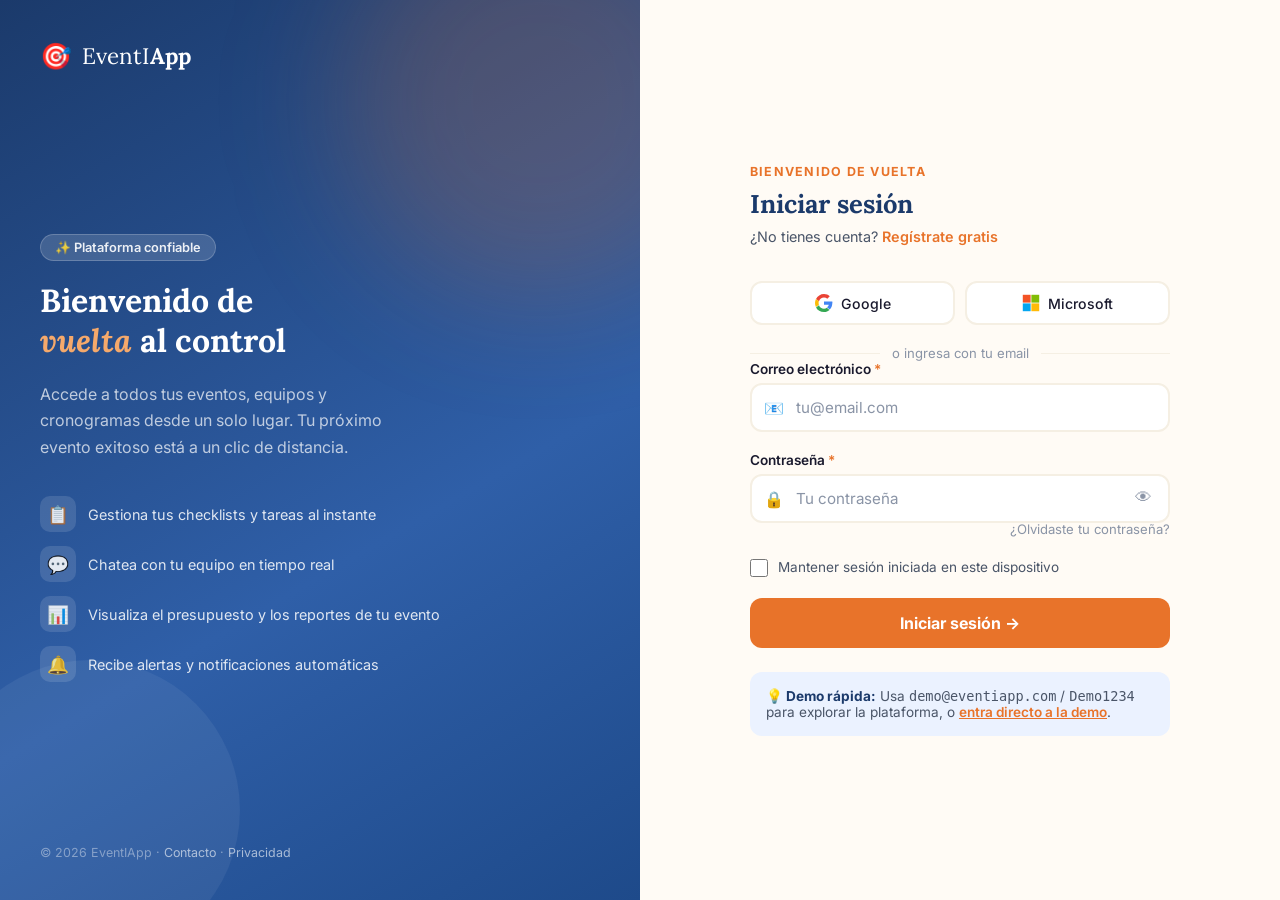
<file: pages/auth/login.html>
<!DOCTYPE html>
<html lang="es">
<head>
  <meta charset="UTF-8" />
  <meta name="viewport" content="width=device-width, initial-scale=1.0" />
  <title>Iniciar sesión — EventIApp</title>
  <link rel="preconnect" href="https://fonts.googleapis.com" />
  <link href="https://fonts.googleapis.com/css2?family=Lora:ital,wght@0,400;0,600;0,700;1,400&family=Inter:wght@300;400;500;600;700&display=swap" rel="stylesheet" />
  <link rel="stylesheet" href="auth.css" />
</head>
<body>

<main class="auth-page">

  <!-- ====== PANEL IZQUIERDO ====== -->
  <div class="auth-left">
    <a href="../home/index.html" class="auth-logo">
      <span class="logo-icon">🎯</span>
      <span class="logo-text">EventI<strong>App</strong></span>
    </a>

    <div class="auth-left-body">
      <div class="auth-left-badge">✨ Plataforma confiable</div>
      <h2 class="auth-left-title">
        Bienvenido de<br/>
        <em>vuelta</em> al control
      </h2>
      <p class="auth-left-desc">
        Accede a todos tus eventos, equipos y cronogramas desde un solo lugar. Tu próximo evento exitoso está a un clic de distancia.
      </p>
      <div class="auth-features">
        <div class="auth-feature">
          <div class="auth-feature-icon">📋</div>
          <span>Gestiona tus checklists y tareas al instante</span>
        </div>
        <div class="auth-feature">
          <div class="auth-feature-icon">💬</div>
          <span>Chatea con tu equipo en tiempo real</span>
        </div>
        <div class="auth-feature">
          <div class="auth-feature-icon">📊</div>
          <span>Visualiza el presupuesto y los reportes de tu evento</span>
        </div>
        <div class="auth-feature">
          <div class="auth-feature-icon">🔔</div>
          <span>Recibe alertas y notificaciones automáticas</span>
        </div>
      </div>
    </div>

    <div class="auth-left-footer">
      © 2026 EventIApp · <a href="../contacto/contacto.html">Contacto</a> · <a href="#">Privacidad</a>
    </div>
  </div>

  <!-- ====== PANEL DERECHO ====== -->
  <div class="auth-right">
    <div class="auth-form-wrap">

      <div class="auth-form-header">
        <div class="auth-form-eyebrow">Bienvenido de vuelta</div>
        <h1 class="auth-form-title">Iniciar sesión</h1>
        <p class="auth-form-sub">
          ¿No tienes cuenta? <a href="register.html">Regístrate gratis</a>
        </p>
      </div>

      <!-- Alert global -->
      <div class="auth-alert" id="loginAlert" role="alert"></div>

      <!-- Botones sociales -->
      <div class="social-buttons" style="margin-bottom: 20px;">
        <button class="btn-social" onclick="simulateSocialLogin('Google')">
          <svg width="18" height="18" viewBox="0 0 48 48" aria-hidden="true">
            <path fill="#EA4335" d="M24 9.5c3.5 0 6.4 1.2 8.8 3.1l6.6-6.6C35.3 2.4 30 0 24 0 14.6 0 6.5 5.5 2.7 13.5l7.8 6C12.5 13.4 17.8 9.5 24 9.5z"/>
            <path fill="#4285F4" d="M46.5 24.5c0-1.6-.1-3.1-.4-4.5H24v8.5h12.7c-.5 2.8-2.2 5.2-4.7 6.8l7.3 5.7c4.3-4 6.8-9.9 6.8-16.5z"/>
            <path fill="#FBBC05" d="M10.5 28.4A14.6 14.6 0 0 1 9.5 24c0-1.5.3-3 .8-4.4L2.5 13.5A23.9 23.9 0 0 0 0 24c0 3.8.9 7.4 2.5 10.5l8-6.1z"/>
            <path fill="#34A853" d="M24 48c6 0 11.1-2 14.8-5.4l-7.3-5.7C29.6 38.6 27 39.5 24 39.5c-6.2 0-11.5-4-13.4-9.5l-7.8 6C6.5 43.5 14.6 48 24 48z"/>
          </svg>
          Google
        </button>
        <button class="btn-social" onclick="simulateSocialLogin('Microsoft')">
          <svg width="18" height="18" viewBox="0 0 23 23" aria-hidden="true">
            <path fill="#f35325" d="M1 1h10v10H1z"/>
            <path fill="#81bc06" d="M12 1h10v10H12z"/>
            <path fill="#05a6f0" d="M1 12h10v10H1z"/>
            <path fill="#ffba08" d="M12 12h10v10H12z"/>
          </svg>
          Microsoft
        </button>
      </div>

      <div class="auth-divider">o ingresa con tu email</div>

      <!-- Formulario -->
      <form class="auth-form" id="loginForm" novalidate>

        <!-- Email -->
        <div class="form-group">
          <label class="form-label" for="email">
            Correo electrónico <span class="required">*</span>
          </label>
          <div class="input-wrap">
            <span class="input-icon" aria-hidden="true">📧</span>
            <input
              type="email"
              id="email"
              name="email"
              class="form-input"
              placeholder="tu@email.com"
              autocomplete="email"
              required
              aria-describedby="emailError"
            />
          </div>
          <div class="form-error" id="emailError" role="alert">
            <span>⚠</span><span>Ingresa un correo válido</span>
          </div>
        </div>

        <!-- Contraseña -->
        <div class="form-group">
          <label class="form-label" for="password">
            Contraseña <span class="required">*</span>
          </label>
          <div class="input-wrap">
            <span class="input-icon" aria-hidden="true">🔒</span>
            <input
              type="password"
              id="password"
              name="password"
              class="form-input"
              placeholder="Tu contraseña"
              autocomplete="current-password"
              required
              aria-describedby="passwordError"
            />
            <button type="button" class="btn-toggle-pw" id="togglePw" aria-label="Mostrar contraseña">
              👁
            </button>
          </div>
          <div class="form-error" id="passwordError" role="alert">
            <span>⚠</span><span>Ingresa tu contraseña</span>
          </div>
          <div class="forgot-wrap">
            <a href="#" class="forgot-link" onclick="showForgotAlert(event)">¿Olvidaste tu contraseña?</a>
          </div>
        </div>

        <!-- Recordarme -->
        <div class="form-group">
          <label class="form-check">
            <input type="checkbox" id="rememberMe" name="rememberMe" />
            <span class="form-check-label">Mantener sesión iniciada en este dispositivo</span>
          </label>
        </div>

        <!-- Botón -->
        <button type="submit" class="btn-submit" id="loginBtn">
          <span class="btn-text">Iniciar sesión →</span>
          <div class="btn-spinner" aria-hidden="true"></div>
        </button>

      </form>

      <!-- Demo hint -->
      <div style="margin-top: 24px; padding: 16px; background: var(--blue-light); border-radius: 12px; font-size: 0.85rem; color: var(--text-mid);">
        <strong style="color:var(--blue);">💡 Demo rápida:</strong> Usa <code>demo@eventiapp.com</code> / <code>Demo1234</code> para explorar la plataforma, o <a href="../../demo/demo.html" style="color:var(--orange); font-weight:600;">entra directo a la demo</a>.
      </div>

    </div>
  </div>

</main>

<script>
  /* ---- Toggle password visibility ---- */
  const togglePw = document.getElementById('togglePw');
  const pwInput  = document.getElementById('password');
  togglePw.addEventListener('click', () => {
    const isText = pwInput.type === 'text';
    pwInput.type = isText ? 'password' : 'text';
    togglePw.textContent = isText ? '👁' : '🙈';
    togglePw.setAttribute('aria-label', isText ? 'Mostrar contraseña' : 'Ocultar contraseña');
  });

  /* ---- Helpers ---- */
  const loginAlert = document.getElementById('loginAlert');

  function showAlert(msg, type) {
    const icons = { success: '✅', error: '❌' };
    loginAlert.className = `auth-alert ${type} show`;
    loginAlert.innerHTML = `<span>${icons[type]}</span> ${msg}`;
    loginAlert.scrollIntoView({ behavior: 'smooth', block: 'nearest' });
  }

  function clearErrors() {
    document.querySelectorAll('.form-error').forEach(el => el.classList.remove('show'));
    document.querySelectorAll('.form-input').forEach(el => el.classList.remove('error', 'success'));
    loginAlert.className = 'auth-alert';
    loginAlert.innerHTML = '';
  }

  function markError(inputId, errorId) {
    document.getElementById(inputId).classList.add('error');
    document.getElementById(errorId).classList.add('show');
  }

  /* ---- Form validation ---- */
  const loginForm = document.getElementById('loginForm');
  const loginBtn  = document.getElementById('loginBtn');

  // Demo credentials
  const DEMO_USERS = [
    { email: 'demo@eventiapp.com',  password: 'Demo1234',  name: 'Usuario Demo' },
    { email: 'admin@eventiapp.com', password: 'Admin1234', name: 'Admin EventIApp' },
  ];

  loginForm.addEventListener('submit', (e) => {
    e.preventDefault();
    clearErrors();

    const email    = document.getElementById('email').value.trim();
    const password = document.getElementById('password').value;
    let hasError   = false;

    // Validate email
    const emailRegex = /^[^\s@]+@[^\s@]+\.[^\s@]+$/;
    if (!email || !emailRegex.test(email)) {
      markError('email', 'emailError');
      hasError = true;
    }

    // Validate password
    if (!password) {
      markError('password', 'passwordError');
      hasError = true;
    }

    if (hasError) return;

    // Simular loading
    loginBtn.classList.add('loading');
    loginBtn.disabled = true;

    setTimeout(() => {
      loginBtn.classList.remove('loading');
      loginBtn.disabled = false;

      const user = DEMO_USERS.find(u =>
        u.email.toLowerCase() === email.toLowerCase() && u.password === password
      );

      if (user) {
        // Marcar campos como éxito
        document.getElementById('email').classList.add('success');
        document.getElementById('password').classList.add('success');
        showAlert(`¡Bienvenido, ${user.name}! Redirigiendo al dashboard…`, 'success');
        setTimeout(() => {
          window.location.href = '../../demo/demo.html';
        }, 1500);
      } else {
        showAlert('Credenciales incorrectas. Usa <strong>demo@eventiapp.com</strong> / <strong>Demo1234</strong> para la demo.', 'error');
        document.getElementById('email').classList.add('error');
        document.getElementById('password').classList.add('error');
      }
    }, 1200);
  });

  /* ---- Social login simulation ---- */
  function simulateSocialLogin(provider) {
    loginBtn.classList.add('loading');
    loginBtn.disabled = true;
    showAlert(`Conectando con ${provider}…`, 'success');
    setTimeout(() => {
      loginBtn.classList.remove('loading');
      loginBtn.disabled = false;
      showAlert(`✅ Sesión iniciada con ${provider}. Redirigiendo al dashboard…`, 'success');
      setTimeout(() => { window.location.href = '../../demo/demo.html'; }, 1500);
    }, 1500);
  }

  /* ---- Forgot password ---- */
  function showForgotAlert(e) {
    e.preventDefault();
    const email = document.getElementById('email').value.trim();
    if (email) {
      showAlert(`📨 Se envió un enlace de recuperación a <strong>${email}</strong>. (Simulado para demo)`, 'success');
    } else {
      showAlert('Ingresa primero tu correo electrónico para recuperar la contraseña.', 'error');
      document.getElementById('email').focus();
    }
  }
</script>

</body>
</html>
</file>
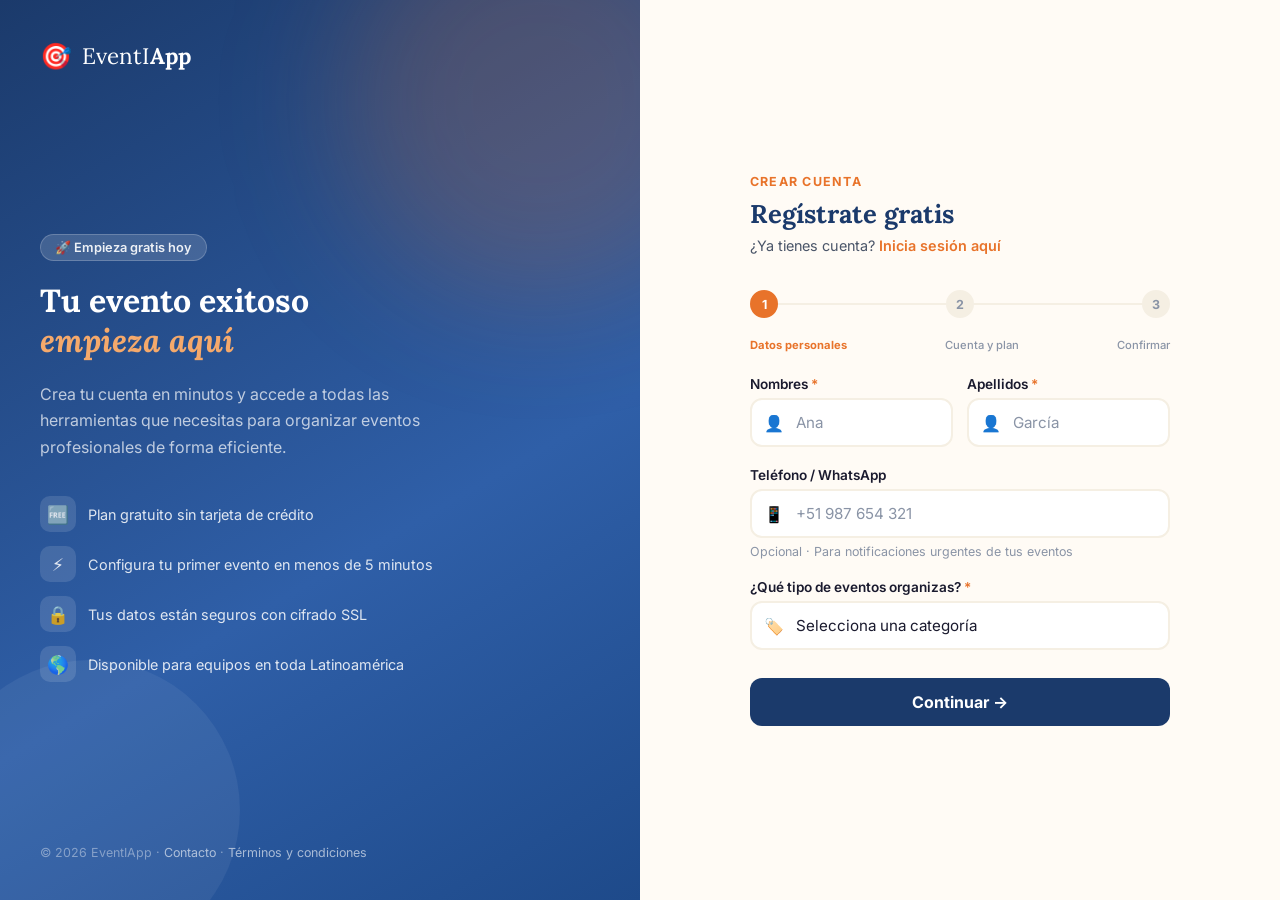
<file: pages/auth/register.html>
<!DOCTYPE html>
<html lang="es">
<head>
  <meta charset="UTF-8" />
  <meta name="viewport" content="width=device-width, initial-scale=1.0" />
  <title>Registrarse — EventIApp</title>
  <link rel="preconnect" href="https://fonts.googleapis.com" />
  <link href="https://fonts.googleapis.com/css2?family=Lora:ital,wght@0,400;0,600;0,700;1,400&family=Inter:wght@300;400;500;600;700&display=swap" rel="stylesheet" />
  <link rel="stylesheet" href="auth.css" />
  <style>
    /* Register extras */
    .plan-selector {
      display: grid;
      grid-template-columns: 1fr 1fr 1fr;
      gap: 10px;
    }
    .plan-option { display: none; }
    .plan-label {
      display: flex; flex-direction: column; align-items: center;
      padding: 14px 10px;
      border: 2px solid var(--cream-dark);
      border-radius: var(--radius);
      cursor: pointer;
      text-align: center;
      transition: border-color 0.2s, background 0.2s;
      background: var(--white);
      position: relative;
    }
    .plan-label:hover { border-color: var(--blue); background: var(--blue-light); }
    .plan-option:checked + .plan-label {
      border-color: var(--orange);
      background: var(--orange-pale);
    }
    .plan-icon { font-size: 1.4rem; margin-bottom: 5px; }
    .plan-name { font-size: 0.82rem; font-weight: 700; color: var(--blue); }
    .plan-price { font-size: 0.72rem; color: var(--text-light); }
    .plan-badge {
      position: absolute; top: -8px;
      background: var(--orange); color: white;
      font-size: 0.65rem; font-weight: 700;
      padding: 2px 8px; border-radius: 999px;
    }
    .step-indicator {
      display: flex; align-items: center; gap: 0;
      margin-bottom: 28px;
    }
    .step-dot {
      width: 28px; height: 28px; border-radius: 50%;
      display: flex; align-items: center; justify-content: center;
      font-size: 0.78rem; font-weight: 700;
      background: var(--cream-dark); color: var(--text-light);
      border: 2px solid var(--cream-dark);
      transition: all 0.3s;
      flex-shrink: 0;
    }
    .step-dot.active { background: var(--orange); color: white; border-color: var(--orange); }
    .step-dot.done { background: var(--success); color: white; border-color: var(--success); }
    .step-line {
      flex: 1; height: 2px;
      background: var(--cream-dark);
      transition: background 0.3s;
    }
    .step-line.done { background: var(--success); }
    .step-labels {
      display: flex; justify-content: space-between;
      margin-bottom: 24px; margin-top: -8px;
    }
    .step-label-text {
      font-size: 0.7rem; color: var(--text-light); font-weight: 500;
      text-align: center;
    }
    .step-label-text.active { color: var(--orange); font-weight: 700; }
    /* Form sections */
    .form-section { display: none; flex-direction: column; gap: 20px; }
    .form-section.active { display: flex; }
    /* Nav entre steps */
    .step-nav { display: flex; gap: 10px; margin-top: 8px; }
    .btn-back {
      flex: 0;
      padding: 14px 20px;
      background: var(--cream-dark);
      border: 2px solid var(--cream-dark);
      border-radius: var(--radius);
      font-family: var(--font-body);
      font-size: 0.95rem;
      font-weight: 600;
      color: var(--text-mid);
      cursor: pointer;
      transition: background 0.2s;
    }
    .btn-back:hover { background: #e8e0d0; }
    .btn-next {
      flex: 1;
      padding: 14px;
      background: var(--blue);
      color: white;
      border: none;
      border-radius: var(--radius);
      font-family: var(--font-body);
      font-size: 1rem;
      font-weight: 700;
      cursor: pointer;
      transition: background 0.2s, transform 0.15s;
    }
    .btn-next:hover { background: var(--blue-mid); transform: translateY(-1px); }
  </style>
</head>
<body>

<main class="auth-page">

  <!-- ====== PANEL IZQUIERDO ====== -->
  <div class="auth-left">
    <a href="../home/index.html" class="auth-logo">
      <span class="logo-icon">🎯</span>
      <span class="logo-text">EventI<strong>App</strong></span>
    </a>

    <div class="auth-left-body">
      <div class="auth-left-badge">🚀 Empieza gratis hoy</div>
      <h2 class="auth-left-title">
        Tu evento exitoso<br/>
        <em>empieza aquí</em>
      </h2>
      <p class="auth-left-desc">
        Crea tu cuenta en minutos y accede a todas las herramientas que necesitas para organizar eventos profesionales de forma eficiente.
      </p>
      <div class="auth-features">
        <div class="auth-feature">
          <div class="auth-feature-icon">🆓</div>
          <span>Plan gratuito sin tarjeta de crédito</span>
        </div>
        <div class="auth-feature">
          <div class="auth-feature-icon">⚡</div>
          <span>Configura tu primer evento en menos de 5 minutos</span>
        </div>
        <div class="auth-feature">
          <div class="auth-feature-icon">🔒</div>
          <span>Tus datos están seguros con cifrado SSL</span>
        </div>
        <div class="auth-feature">
          <div class="auth-feature-icon">🌎</div>
          <span>Disponible para equipos en toda Latinoamérica</span>
        </div>
      </div>
    </div>

    <div class="auth-left-footer">
      © 2026 EventIApp · <a href="../contacto/contacto.html">Contacto</a> · <a href="#">Términos y condiciones</a>
    </div>
  </div>

  <!-- ====== PANEL DERECHO ====== -->
  <div class="auth-right">
    <div class="auth-form-wrap">

      <div class="auth-form-header">
        <div class="auth-form-eyebrow">Crear cuenta</div>
        <h1 class="auth-form-title">Regístrate gratis</h1>
        <p class="auth-form-sub">
          ¿Ya tienes cuenta? <a href="login.html">Inicia sesión aquí</a>
        </p>
      </div>

      <!-- Step indicator -->
      <div class="step-indicator">
        <div class="step-dot active" id="dot1">1</div>
        <div class="step-line" id="line1"></div>
        <div class="step-dot" id="dot2">2</div>
        <div class="step-line" id="line2"></div>
        <div class="step-dot" id="dot3">3</div>
      </div>
      <div class="step-labels">
        <span class="step-label-text active" id="lbl1">Datos personales</span>
        <span class="step-label-text" id="lbl2">Cuenta y plan</span>
        <span class="step-label-text" id="lbl3">Confirmar</span>
      </div>

      <!-- Alert global -->
      <div class="auth-alert" id="registerAlert" role="alert"></div>

      <!-- ===== FORM ===== -->
      <form id="registerForm" novalidate>

        <!-- STEP 1: Datos personales -->
        <div class="form-section active" id="step1">

          <div class="form-group row-2">
            <div class="form-field">
              <label class="form-label" for="firstName">Nombres <span class="required">*</span></label>
              <div class="input-wrap">
                <span class="input-icon">👤</span>
                <input type="text" id="firstName" class="form-input" placeholder="Ana" required />
              </div>
              <div class="form-error" id="firstNameError"><span>⚠</span><span>Campo requerido</span></div>
            </div>
            <div class="form-field">
              <label class="form-label" for="lastName">Apellidos <span class="required">*</span></label>
              <div class="input-wrap">
                <span class="input-icon">👤</span>
                <input type="text" id="lastName" class="form-input" placeholder="García" required />
              </div>
              <div class="form-error" id="lastNameError"><span>⚠</span><span>Campo requerido</span></div>
            </div>
          </div>

          <div class="form-group">
            <label class="form-label" for="phone">Teléfono / WhatsApp</label>
            <div class="input-wrap">
              <span class="input-icon">📱</span>
              <input type="tel" id="phone" class="form-input" placeholder="+51 987 654 321" />
            </div>
            <div class="form-hint">Opcional · Para notificaciones urgentes de tus eventos</div>
          </div>

          <div class="form-group">
            <label class="form-label" for="role">¿Qué tipo de eventos organizas? <span class="required">*</span></label>
            <div class="input-wrap">
              <span class="input-icon">🏷️</span>
              <select id="role" class="form-select" required>
                <option value="" disabled selected>Selecciona una categoría</option>
                <option value="corporativo">Eventos corporativos</option>
                <option value="social">Eventos sociales (bodas, fiestas)</option>
                <option value="academico">Eventos académicos / conferencias</option>
                <option value="cultural">Eventos culturales / artísticos</option>
                <option value="deportivo">Eventos deportivos</option>
                <option value="otro">Otro</option>
              </select>
            </div>
            <div class="form-error" id="roleError"><span>⚠</span><span>Selecciona una opción</span></div>
          </div>

          <div class="step-nav">
            <button type="button" class="btn-next" onclick="goStep(2)">Continuar →</button>
          </div>
        </div>

        <!-- STEP 2: Cuenta y plan -->
        <div class="form-section" id="step2">

          <div class="form-group">
            <label class="form-label" for="email2">Correo electrónico <span class="required">*</span></label>
            <div class="input-wrap">
              <span class="input-icon">📧</span>
              <input type="email" id="email2" class="form-input" placeholder="tu@email.com" autocomplete="email" required />
            </div>
            <div class="form-error" id="email2Error"><span>⚠</span><span>Ingresa un correo válido</span></div>
          </div>

          <div class="form-group">
            <label class="form-label" for="newPassword">Contraseña <span class="required">*</span></label>
            <div class="input-wrap">
              <span class="input-icon">🔒</span>
              <input type="password" id="newPassword" class="form-input" placeholder="Mínimo 8 caracteres" autocomplete="new-password" required oninput="checkStrength(this.value)" />
              <button type="button" class="btn-toggle-pw" id="toggleNewPw" aria-label="Mostrar contraseña">👁</button>
            </div>
            <div class="password-strength">
              <div class="strength-bar">
                <div class="strength-seg" id="seg1"></div>
                <div class="strength-seg" id="seg2"></div>
                <div class="strength-seg" id="seg3"></div>
                <div class="strength-seg" id="seg4"></div>
              </div>
              <div class="strength-label" id="strengthLabel">Ingresa una contraseña</div>
            </div>
            <div class="form-error" id="newPasswordError"><span>⚠</span><span>La contraseña debe tener al menos 8 caracteres</span></div>
          </div>

          <div class="form-group">
            <label class="form-label" for="confirmPassword">Confirmar contraseña <span class="required">*</span></label>
            <div class="input-wrap">
              <span class="input-icon">🔑</span>
              <input type="password" id="confirmPassword" class="form-input" placeholder="Repite tu contraseña" autocomplete="new-password" required />
              <button type="button" class="btn-toggle-pw" id="toggleConfirmPw" aria-label="Mostrar contraseña">👁</button>
            </div>
            <div class="form-error" id="confirmPasswordError"><span>⚠</span><span>Las contraseñas no coinciden</span></div>
          </div>

          <div class="form-group">
            <label class="form-label">Selecciona tu plan</label>
            <div class="plan-selector">
              <div>
                <input type="radio" name="plan" id="planFree" value="free" class="plan-option" checked />
                <label class="plan-label" for="planFree">
                  <span class="plan-icon">🆓</span>
                  <span class="plan-name">Gratis</span>
                  <span class="plan-price">S/ 0/mes</span>
                </label>
              </div>
              <div>
                <input type="radio" name="plan" id="planPro" value="pro" class="plan-option" />
                <label class="plan-label" for="planPro">
                  <span class="plan-badge">Popular</span>
                  <span class="plan-icon">⚡</span>
                  <span class="plan-name">Pro</span>
                  <span class="plan-price">S/ 29/mes</span>
                </label>
              </div>
              <div>
                <input type="radio" name="plan" id="planTeam" value="team" class="plan-option" />
                <label class="plan-label" for="planTeam">
                  <span class="plan-icon">🏢</span>
                  <span class="plan-name">Equipo</span>
                  <span class="plan-price">S/ 79/mes</span>
                </label>
              </div>
            </div>
          </div>

          <div class="step-nav">
            <button type="button" class="btn-back" onclick="goStep(1)">← Atrás</button>
            <button type="button" class="btn-next" onclick="goStep(3)">Continuar →</button>
          </div>
        </div>

        <!-- STEP 3: Confirmar -->
        <div class="form-section" id="step3">

          <!-- Resumen -->
          <div style="background: var(--blue-light); border-radius: var(--radius); padding: 20px;">
            <div style="font-size:0.8rem; font-weight:700; text-transform:uppercase; letter-spacing:.08em; color:var(--blue); margin-bottom:12px;">Resumen de tu cuenta</div>
            <div style="display:flex; flex-direction:column; gap:8px;">
              <div style="display:flex; justify-content:space-between; font-size:0.88rem;">
                <span style="color:var(--text-light);">Nombre</span>
                <span id="summary-name" style="font-weight:600; color:var(--text-dark);">—</span>
              </div>
              <div style="display:flex; justify-content:space-between; font-size:0.88rem;">
                <span style="color:var(--text-light);">Correo</span>
                <span id="summary-email" style="font-weight:600; color:var(--text-dark);">—</span>
              </div>
              <div style="display:flex; justify-content:space-between; font-size:0.88rem;">
                <span style="color:var(--text-light);">Tipo de eventos</span>
                <span id="summary-role" style="font-weight:600; color:var(--text-dark);">—</span>
              </div>
              <div style="display:flex; justify-content:space-between; font-size:0.88rem;">
                <span style="color:var(--text-light);">Plan elegido</span>
                <span id="summary-plan" style="font-weight:600; color:var(--orange);">—</span>
              </div>
            </div>
          </div>

          <div class="form-group">
            <label class="form-check">
              <input type="checkbox" id="agreeTerms" required />
              <span class="form-check-label">
                Acepto los <a href="#">Términos y condiciones</a> y la <a href="#">Política de privacidad</a> de EventIApp. <span class="required">*</span>
              </span>
            </label>
            <div class="form-error" id="termsError"><span>⚠</span><span>Debes aceptar los términos para continuar</span></div>
          </div>

          <div class="form-group">
            <label class="form-check">
              <input type="checkbox" id="agreeNewsletter" />
              <span class="form-check-label">
                Quiero recibir consejos y novedades sobre organización de eventos por email (opcional).
              </span>
            </label>
          </div>

          <div class="step-nav">
            <button type="button" class="btn-back" onclick="goStep(2)">← Atrás</button>
            <button type="submit" class="btn-submit" id="registerBtn" style="flex:2;">
              <span class="btn-text">Crear mi cuenta 🎉</span>
              <div class="btn-spinner" aria-hidden="true"></div>
            </button>
          </div>

        </div>

      </form>

    </div>
  </div>

</main>

<script>
  /* ======= MULTI-STEP LOGIC ======= */
  let currentStep = 1;

  function goStep(target) {
    // Validate before advancing
    if (target > currentStep && !validateStep(currentStep)) return;

    // Update summary on step 3
    if (target === 3) updateSummary();

    // Update UI
    document.getElementById(`step${currentStep}`).classList.remove('active');
    document.getElementById(`step${target}`).classList.add('active');

    // Update indicators
    for (let i = 1; i <= 3; i++) {
      const dot = document.getElementById(`dot${i}`);
      const lbl = document.getElementById(`lbl${i}`);
      dot.className = 'step-dot';
      lbl.className = 'step-label-text';
      if (i < target) { dot.classList.add('done'); dot.textContent = '✓'; }
      else if (i === target) { dot.classList.add('active'); dot.textContent = i; lbl.classList.add('active'); }
      else { dot.textContent = i; }
    }
    for (let i = 1; i <= 2; i++) {
      document.getElementById(`line${i}`).className = 'step-line' + (i < target ? ' done' : '');
    }

    currentStep = target;
    clearErrors();
    window.scrollTo({ top: 0, behavior: 'smooth' });
  }

  /* ======= VALIDATION ======= */
  function clearErrors() {
    document.querySelectorAll('.form-error').forEach(el => el.classList.remove('show'));
    document.querySelectorAll('.form-input, .form-select').forEach(el => el.classList.remove('error', 'success'));
    const alert = document.getElementById('registerAlert');
    alert.className = 'auth-alert'; alert.innerHTML = '';
  }

  function markError(id, errId) {
    const el = document.getElementById(id);
    if (el) el.classList.add('error');
    const err = document.getElementById(errId);
    if (err) err.classList.add('show');
  }

  function validateStep(step) {
    clearErrors();
    let ok = true;

    if (step === 1) {
      if (!document.getElementById('firstName').value.trim()) { markError('firstName','firstNameError'); ok=false; }
      if (!document.getElementById('lastName').value.trim())  { markError('lastName','lastNameError');  ok=false; }
      if (!document.getElementById('role').value)             { markError('role','roleError');           ok=false; }
    }
    if (step === 2) {
      const emailRegex = /^[^\s@]+@[^\s@]+\.[^\s@]+$/;
      const email = document.getElementById('email2').value.trim();
      const pw    = document.getElementById('newPassword').value;
      const cpw   = document.getElementById('confirmPassword').value;
      if (!email || !emailRegex.test(email)) { markError('email2','email2Error'); ok=false; }
      if (!pw || pw.length < 8) { markError('newPassword','newPasswordError'); ok=false; }
      if (pw !== cpw) {
        document.getElementById('confirmPassword').classList.add('error');
        document.getElementById('confirmPasswordError').classList.add('show');
        ok=false;
      }
    }
    return ok;
  }

  /* ======= PASSWORD STRENGTH ======= */
  function checkStrength(pw) {
    const colors = ['#e53e3e','#dd6b20','#d69e2e','#38a169'];
    let score = 0;
    if (pw.length >= 8)   score++;
    if (/[A-Z]/.test(pw)) score++;
    if (/[0-9]/.test(pw)) score++;
    if (/[^a-zA-Z0-9]/.test(pw)) score++;
    const labels = ['Muy débil', 'Débil', 'Regular', 'Fuerte'];
    for (let i = 1; i <= 4; i++) {
      const seg = document.getElementById(`seg${i}`);
      seg.style.background = i <= score ? colors[score-1] : 'var(--cream-dark)';
    }
    document.getElementById('strengthLabel').textContent = pw.length ? labels[score-1] || 'Muy débil' : 'Ingresa una contraseña';
    document.getElementById('strengthLabel').style.color = pw.length ? colors[Math.min(score-1,3)] : 'var(--text-light)';
  }

  /* ======= TOGGLE PASSWORD ======= */
  function makeToggle(btnId, inputId) {
    document.getElementById(btnId).addEventListener('click', () => {
      const input = document.getElementById(inputId);
      const isText = input.type === 'text';
      input.type = isText ? 'password' : 'text';
      document.getElementById(btnId).textContent = isText ? '👁' : '🙈';
    });
  }
  makeToggle('toggleNewPw',     'newPassword');
  makeToggle('toggleConfirmPw', 'confirmPassword');

  /* ======= SUMMARY ======= */
  function updateSummary() {
    const planLabels = { free:'Gratis (S/ 0/mes)', pro:'Pro (S/ 29/mes)', team:'Equipo (S/ 79/mes)' };
    const roleLabels = {
      corporativo:'Eventos corporativos', social:'Eventos sociales',
      academico:'Eventos académicos', cultural:'Eventos culturales',
      deportivo:'Eventos deportivos', otro:'Otro'
    };
    const selectedPlan = document.querySelector('input[name="plan"]:checked')?.value || 'free';
    document.getElementById('summary-name').textContent =
      `${document.getElementById('firstName').value.trim()} ${document.getElementById('lastName').value.trim()}`;
    document.getElementById('summary-email').textContent = document.getElementById('email2').value.trim();
    document.getElementById('summary-role').textContent = roleLabels[document.getElementById('role').value] || '—';
    document.getElementById('summary-plan').textContent = planLabels[selectedPlan];
  }

  /* ======= SUBMIT ======= */
  document.getElementById('registerForm').addEventListener('submit', (e) => {
    e.preventDefault();
    clearErrors();

    if (!document.getElementById('agreeTerms').checked) {
      document.getElementById('termsError').classList.add('show');
      return;
    }

    const btn = document.getElementById('registerBtn');
    btn.classList.add('loading'); btn.disabled = true;

    setTimeout(() => {
      btn.classList.remove('loading'); btn.disabled = false;
      const alert = document.getElementById('registerAlert');
      const name = document.getElementById('firstName').value.trim();
      alert.className = 'auth-alert success show';
      alert.innerHTML = `✅ ¡Bienvenido, <strong>${name}</strong>! Tu cuenta fue creada. Redirigiendo al dashboard…`;
      setTimeout(() => { window.location.href = '../../demo/demo.html'; }, 1800);
    }, 1500);
  });
</script>

</body>
</html>
</file>
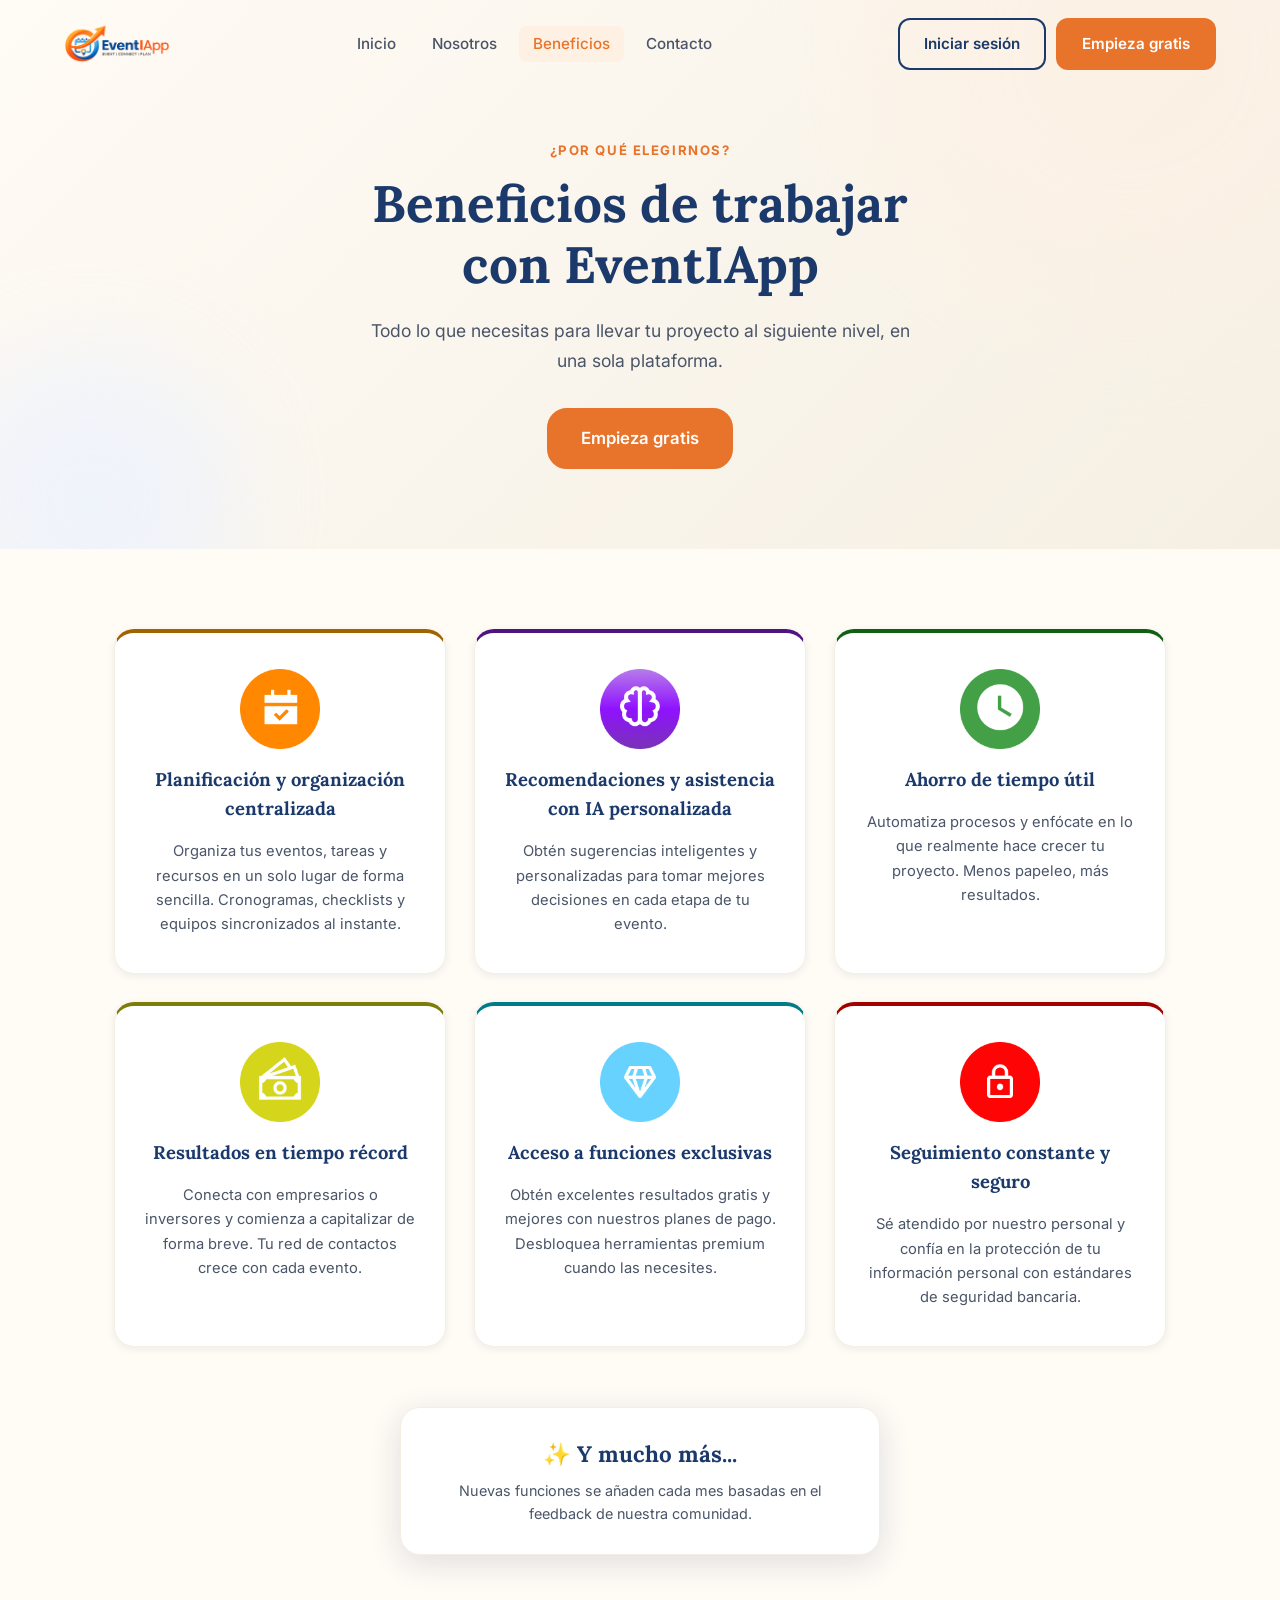
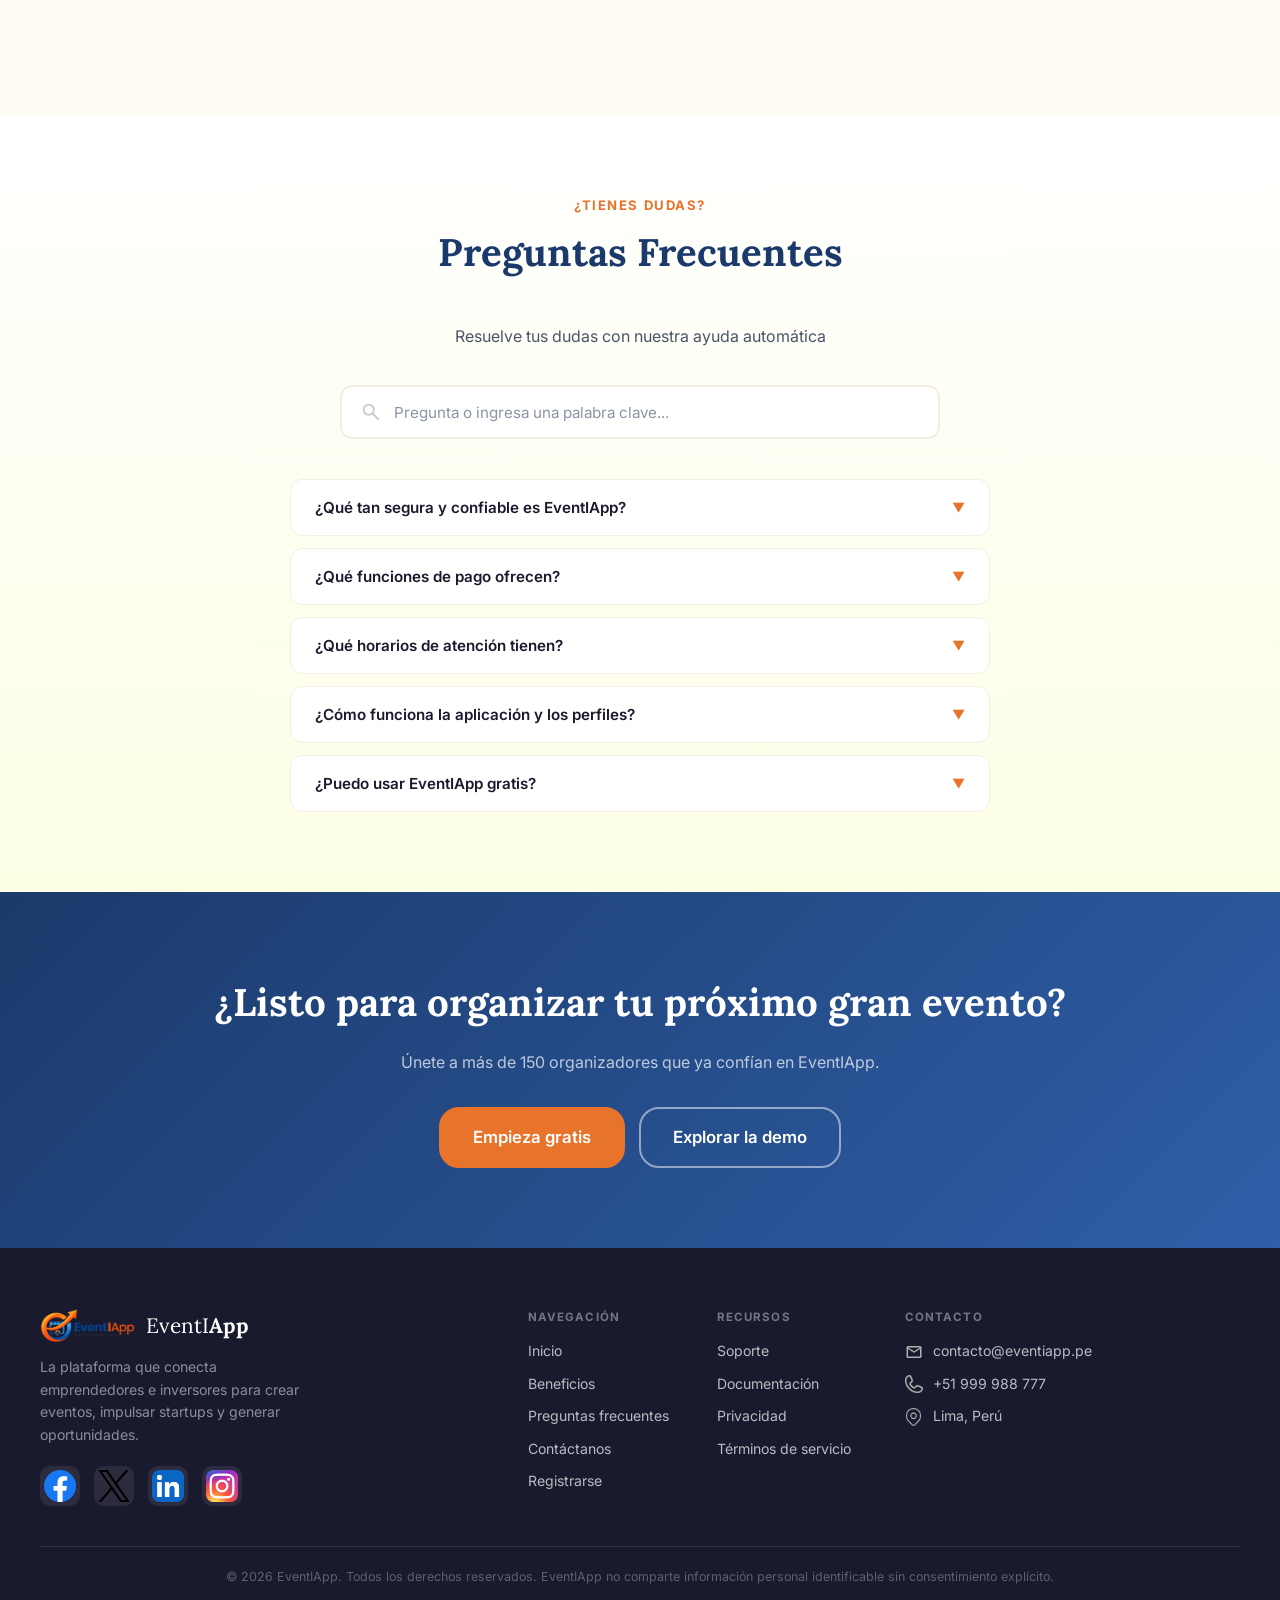
<file: pages/beneficios/Beneficios.html>
<!DOCTYPE html>
<html lang="es">
<head>
  <meta charset="UTF-8" />
  <meta name="viewport" content="width=device-width, initial-scale=1.0" />
  <title>EventIApp | Beneficios</title>
  <link rel="preconnect" href="https://fonts.googleapis.com" />
  <link href="https://fonts.googleapis.com/css2?family=Lora:ital,wght@0,400;0,600;0,700;1,400&family=Inter:wght@300;400;500;600;700&display=swap" rel="stylesheet" />
  <link rel="stylesheet" href="../../shared.css" />
  <style>
    /* ---- BENEFICIOS PAGE STYLES ---- */
    .benefits-grid {
      display: grid;
      grid-template-columns: repeat(auto-fit, minmax(300px, 1fr));
      gap: 28px;
      margin-bottom: 60px;
    }
    .benefit-card {
      background: var(--white);
      border-radius: var(--radius-lg);
      padding: 36px 28px;
      box-shadow: var(--shadow-sm);
      border: 1px solid var(--cream-dark);
      display: flex;
      flex-direction: column;
      align-items: center;
      text-align: center;
      gap: 16px;
      transition: transform .2s, box-shadow .2s;
    }
    .benefit-card:hover { transform: translateY(-5px); box-shadow: var(--shadow-md); }
    .benefit-card.b1 { border-top: 4px solid #A16300; }
    .benefit-card.b2 { border-top: 4px solid #4E1481; }
    .benefit-card.b3 { border-top: 4px solid #106013; }
    .benefit-card.b4 { border-top: 4px solid #7D7D09; }
    .benefit-card.b5 { border-top: 4px solid #007B88; }
    .benefit-card.b6 { border-top: 4px solid #A30000; }
    .benefit-icon { width: 80px; height: 80px; object-fit: contain; }
    .benefit-icon-fallback { font-size: 3rem; }
    .benefit-title { font-family: var(--font-display); font-size: 1.15rem; font-weight: 700; color: var(--blue); }
    .benefit-desc { font-size: .92rem; color: var(--text-mid); line-height: 1.65; }
    .benefit-extra {
      background: var(--white);
      border-radius: var(--radius-lg);
      padding: 28px 36px;
      box-shadow: var(--shadow-md);
      border: 1px solid var(--cream-dark);
      text-align: center;
      max-width: 480px;
      margin: 0 auto 80px;
    }
    .benefit-extra p { font-family: var(--font-display); font-size: 1.4rem; font-weight: 700; color: var(--blue); }

    /* FAQ */
    .faq-section { background: linear-gradient(to bottom, var(--white), #FDFFE5); padding: 80px 24px; }
    .faq-search {
      background: var(--white);
      border: 2px solid var(--cream-dark);
      border-radius: var(--radius);
      display: flex;
      align-items: center;
      gap: 12px;
      padding: 14px 18px;
      max-width: 600px;
      margin: 0 auto 40px;
      transition: border-color .2s, box-shadow .2s;
    }
    .faq-search:focus-within { border-color: var(--blue-mid); box-shadow: 0 0 0 3px rgba(47,95,168,.1); }
    .faq-search img { width: 22px; height: 22px; object-fit: contain; opacity: .5; flex-shrink: 0; }
    .faq-search input { border: none; outline: none; font-family: var(--font-body); font-size: .95rem; width: 100%; background: transparent; color: var(--text-dark); }
    .faq-search input::placeholder { color: var(--text-light); }
    .faq-list { max-width: 700px; margin: 0 auto; display: flex; flex-direction: column; gap: 12px; }
    .faq-item { background: var(--white); border-radius: var(--radius); border: 1px solid var(--cream-dark); overflow: hidden; }
    .faq-question {
      width: 100%; text-align: left; padding: 18px 24px;
      font-family: var(--font-body); font-size: .95rem; font-weight: 600; color: var(--text-dark);
      background: none; border: none; cursor: pointer; display: flex; justify-content: space-between; align-items: center;
      transition: background .2s;
    }
    .faq-question:hover { background: var(--cream); }
    .faq-question .faq-arrow { font-size: .8rem; color: var(--orange); transition: transform .3s; }
    .faq-question[aria-expanded="true"] .faq-arrow { transform: rotate(180deg); }
    .faq-answer { max-height: 0; overflow: hidden; transition: max-height .35s ease, padding .3s; }
    .faq-answer.open { max-height: 300px; }
    .faq-answer p { padding: 0 24px 18px; font-size: .9rem; color: var(--text-mid); line-height: 1.7; }

    /* CTA */
    .benefits-cta { padding: 80px 24px; background: linear-gradient(135deg, var(--blue), var(--blue-mid)); text-align: center; }
    .benefits-cta h2 { font-family: var(--font-display); font-size: clamp(1.6rem,3vw,2.4rem); color: var(--white); margin-bottom: 16px; }
    .benefits-cta p { color: rgba(255,255,255,.7); margin-bottom: 32px; font-size: 1rem; }
    .benefits-cta .btn-outline { border-color: rgba(255,255,255,.5); color: var(--white); }
    .benefits-cta .btn-outline:hover { background: rgba(255,255,255,.15); }
    .cta-actions { display: flex; gap: 14px; justify-content: center; flex-wrap: wrap; }

    @media (max-width: 600px) {
      .benefits-grid { grid-template-columns: 1fr; }
    }
  </style>
</head>
<body>

  <!-- NAVBAR -->
  <header class="navbar" id="navbar">
    <div class="nav-container">
      <a href="../home/index.html" class="nav-logo">
        <img src="../../assets/images/Imagotipo.png" alt="EventIApp" class="nav-logo-img" onerror="this.style.display='none';this.nextElementSibling.style.display='flex';" />
        <span class="nav-logo-fallback">🎯 EventI<strong>App</strong></span>
      </a>
      <nav class="nav-links" id="navLinks">
        <a href="../home/index.html" class="nav-link">Inicio</a>
        <a href="../nosotros/Nosotros.html" class="nav-link">Nosotros</a>
        <a href="Beneficios.html" class="nav-link active">Beneficios</a>
        <a href="../contacto/AyudaYcontacto.html" class="nav-link">Contacto</a>
      </nav>
      <div class="nav-actions">
        <a href="../auth/login.html" class="btn-outline">Iniciar sesión</a>
        <a href="../auth/register.html" class="btn-primary">Empieza gratis</a>
      </div>
      <button class="hamburger" id="hamburger" aria-label="Abrir menú">
        <span></span><span></span><span></span>
      </button>
    </div>
  </header>

  <!-- PAGE HERO -->
  <section class="page-hero">
    <div class="page-hero-content">
      <div class="page-hero-label">¿Por qué elegirnos?</div>
      <h1 class="page-hero-title">Beneficios de trabajar<br/>con EventIApp</h1>
      <p class="page-hero-sub">Todo lo que necesitas para llevar tu proyecto al siguiente nivel, en una sola plataforma.</p>
      <a href="../auth/register.html" class="btn-primary btn-lg">Empieza gratis</a>
    </div>
  </section>

  <!-- BENEFITS GRID -->
  <section style="padding: 80px 24px; background: var(--cream);">
    <div class="section-container">
      <div class="benefits-grid">

        <div class="benefit-card b1">
          <img src="../../assets/icons/Calendario.png" alt="Planificación" class="benefit-icon" onerror="this.style.display='none';this.nextElementSibling.style.display='block';" />
          <span class="benefit-icon-fallback" style="display:none;">📅</span>
          <div class="benefit-title">Planificación y organización centralizada</div>
          <p class="benefit-desc">Organiza tus eventos, tareas y recursos en un solo lugar de forma sencilla. Cronogramas, checklists y equipos sincronizados al instante.</p>
        </div>

        <div class="benefit-card b2">
          <img src="../../assets/icons/Cerebro.png" alt="IA" class="benefit-icon" onerror="this.style.display='none';this.nextElementSibling.style.display='block';" />
          <span class="benefit-icon-fallback" style="display:none;">🧠</span>
          <div class="benefit-title">Recomendaciones y asistencia con IA personalizada</div>
          <p class="benefit-desc">Obtén sugerencias inteligentes y personalizadas para tomar mejores decisiones en cada etapa de tu evento.</p>
        </div>

        <div class="benefit-card b3">
          <img src="../../assets/icons/Reloj.png" alt="Tiempo" class="benefit-icon" onerror="this.style.display='none';this.nextElementSibling.style.display='block';" />
          <span class="benefit-icon-fallback" style="display:none;">⏱️</span>
          <div class="benefit-title">Ahorro de tiempo útil</div>
          <p class="benefit-desc">Automatiza procesos y enfócate en lo que realmente hace crecer tu proyecto. Menos papeleo, más resultados.</p>
        </div>

        <div class="benefit-card b4">
          <img src="../../assets/icons/Money.png" alt="Resultados" class="benefit-icon" onerror="this.style.display='none';this.nextElementSibling.style.display='block';" />
          <span class="benefit-icon-fallback" style="display:none;">💰</span>
          <div class="benefit-title">Resultados en tiempo récord</div>
          <p class="benefit-desc">Conecta con empresarios o inversores y comienza a capitalizar de forma breve. Tu red de contactos crece con cada evento.</p>
        </div>

        <div class="benefit-card b5">
          <img src="../../assets/icons/Diamante.png" alt="Exclusivo" class="benefit-icon" onerror="this.style.display='none';this.nextElementSibling.style.display='block';" />
          <span class="benefit-icon-fallback" style="display:none;">💎</span>
          <div class="benefit-title">Acceso a funciones exclusivas</div>
          <p class="benefit-desc">Obtén excelentes resultados gratis y mejores con nuestros planes de pago. Desbloquea herramientas premium cuando las necesites.</p>
        </div>

        <div class="benefit-card b6">
          <img src="../../assets/icons/Lock.png" alt="Seguridad" class="benefit-icon" onerror="this.style.display='none';this.nextElementSibling.style.display='block';" />
          <span class="benefit-icon-fallback" style="display:none;">🔒</span>
          <div class="benefit-title">Seguimiento constante y seguro</div>
          <p class="benefit-desc">Sé atendido por nuestro personal y confía en la protección de tu información personal con estándares de seguridad bancaria.</p>
        </div>

      </div>

      <div class="benefit-extra">
        <p>✨ Y mucho más...</p>
        <p style="font-size:.9rem;color:var(--text-mid);font-family:var(--font-body);font-weight:400;margin-top:8px;">Nuevas funciones se añaden cada mes basadas en el feedback de nuestra comunidad.</p>
      </div>
    </div>
  </section>

  <!-- FAQ -->
  <section class="faq-section">
    <div class="section-container">
      <div class="section-label">¿Tienes dudas?</div>
      <h2 class="section-title">Preguntas Frecuentes</h2>
      <p style="text-align:center;color:var(--text-mid);margin-bottom:36px;">Resuelve tus dudas con nuestra ayuda automática</p>

      <div class="faq-search">
        <img src="../../assets/icons/Lupa.png" alt="Buscar" onerror="this.outerHTML='🔍';" />
        <input type="text" placeholder="Pregunta o ingresa una palabra clave..." id="faqSearch" aria-label="Buscar preguntas frecuentes" />
      </div>

      <div class="faq-list" id="faqList">
        <div class="faq-item">
          <button class="faq-question" aria-expanded="false">
            ¿Qué tan segura y confiable es EventIApp?
            <span class="faq-arrow">▼</span>
          </button>
          <div class="faq-answer">
            <p>EventIApp usa cifrado SSL de 256 bits para proteger todos tus datos. Nunca compartimos información personal sin tu consentimiento explícito. Contamos con backups automáticos diarios y cumplimos con estándares internacionales de privacidad.</p>
          </div>
        </div>
        <div class="faq-item">
          <button class="faq-question" aria-expanded="false">
            ¿Qué funciones de pago ofrecen?
            <span class="faq-arrow">▼</span>
          </button>
          <div class="faq-answer">
            <p>Los planes Pro (S/ 29/mes) y Equipo (S/ 79/mes) incluyen: eventos ilimitados, IA de recomendaciones avanzada, algoritmo preferencial para conectar con inversores, soporte prioritario 24/7, reportes detallados y acceso a integraciones premium.</p>
          </div>
        </div>
        <div class="faq-item">
          <button class="faq-question" aria-expanded="false">
            ¿Qué horarios de atención tienen?
            <span class="faq-arrow">▼</span>
          </button>
          <div class="faq-answer">
            <p>Lunes a Sábado: 8am – 10pm. Domingos y Feriados: 10am – 3pm. Para usuarios Pro y Equipo ofrecemos soporte 24/7 por chat dentro de la plataforma.</p>
          </div>
        </div>
        <div class="faq-item">
          <button class="faq-question" aria-expanded="false">
            ¿Cómo funciona la aplicación y los perfiles?
            <span class="faq-arrow">▼</span>
          </button>
          <div class="faq-answer">
            <p>Al registrarte eliges entre el rol de Emprendedor (organiza eventos y busca financiamiento) o Inversor (explora oportunidades y analiza startups). Cada rol tiene herramientas específicas diseñadas para sus objetivos.</p>
          </div>
        </div>
        <div class="faq-item">
          <button class="faq-question" aria-expanded="false">
            ¿Puedo usar EventIApp gratis?
            <span class="faq-arrow">▼</span>
          </button>
          <div class="faq-answer">
            <p>Sí, el plan gratuito incluye hasta 3 eventos activos, checklist básico, gestión de hasta 50 asistentes y acceso al chat de equipo. Sin tarjeta de crédito requerida.</p>
          </div>
        </div>
      </div>
    </div>
  </section>

  <!-- CTA -->
  <section class="benefits-cta">
    <h2>¿Listo para organizar tu próximo gran evento?</h2>
    <p>Únete a más de 150 organizadores que ya confían en EventIApp.</p>
    <div class="cta-actions">
      <a href="../auth/register.html" class="btn-primary btn-lg">Empieza gratis</a>
      <a href="../../demo/demo.html" class="btn-outline btn-lg">Explorar la demo</a>
    </div>
  </section>

  <!-- FOOTER -->
  <footer class="footer">
    <div class="footer-container">
      <div class="footer-brand">
        <div class="footer-logo">
          <img src="../../assets/images/Imagotipo.png" alt="EventIApp" onerror="this.style.display='none';" />
          <span class="footer-logo-text">EventI<strong>App</strong></span>
        </div>
        <p>La plataforma que conecta emprendedores e inversores para crear eventos, impulsar startups y generar oportunidades.</p>
        <div class="footer-social">
          <a href="#" aria-label="Facebook"><img src="../../assets/icons/Facebook.png" alt="Facebook" /></a>
          <a href="#" aria-label="X"><img src="../../assets/icons/X.png" alt="X" /></a>
          <a href="#" aria-label="LinkedIn"><img src="../../assets/icons/LinkedIn.png" alt="LinkedIn" /></a>
          <a href="#" aria-label="Instagram"><img src="../../assets/icons/Instagram.png" alt="Instagram" /></a>
        </div>
      </div>
      <div class="footer-links">
        <div class="footer-col">
          <div class="footer-col-title">Navegación</div>
          <a href="../home/index.html">Inicio</a>
          <a href="Beneficios.html">Beneficios</a>
          <a href="../contacto/AyudaYcontacto.html">Preguntas frecuentes</a>
          <a href="../contacto/AyudaYcontacto.html">Contáctanos</a>
          <a href="../auth/register.html">Registrarse</a>
        </div>
        <div class="footer-col">
          <div class="footer-col-title">Recursos</div>
          <a href="#">Soporte</a>
          <a href="#">Documentación</a>
          <a href="#">Privacidad</a>
          <a href="#">Términos de servicio</a>
        </div>
        <div class="footer-col">
          <div class="footer-col-title">Contacto</div>
          <div class="footer-contact-item">
            <img src="../../assets/icons/Mail.png" alt="Email" />
            <span>contacto@eventiapp.pe</span>
          </div>
          <div class="footer-contact-item">
            <img src="../../assets/icons/Telefono.png" alt="Teléfono" />
            <span>+51 999 988 777</span>
          </div>
          <div class="footer-contact-item">
            <img src="../../assets/icons/Ubicacion.png" alt="Ubicación" />
            <span>Lima, Perú</span>
          </div>
        </div>
      </div>
    </div>
    <div class="footer-bottom">
      © 2026 EventIApp. Todos los derechos reservados. EventIApp no comparte información personal identificable sin consentimiento explícito.
    </div>
  </footer>

  <script>
    // Navbar scroll
    window.addEventListener('scroll', () => {
      document.getElementById('navbar').classList.toggle('scrolled', window.scrollY > 40);
    });
    document.getElementById('hamburger').addEventListener('click', () => {
      document.getElementById('navLinks').classList.toggle('open');
    });

    // FAQ accordion
    document.querySelectorAll('.faq-question').forEach(btn => {
      btn.addEventListener('click', () => {
        const isOpen = btn.getAttribute('aria-expanded') === 'true';
        document.querySelectorAll('.faq-question').forEach(b => {
          b.setAttribute('aria-expanded','false');
          b.nextElementSibling.classList.remove('open');
        });
        if (!isOpen) {
          btn.setAttribute('aria-expanded','true');
          btn.nextElementSibling.classList.add('open');
        }
      });
    });

    // FAQ search filter
    document.getElementById('faqSearch').addEventListener('input', function() {
      const q = this.value.toLowerCase();
      document.querySelectorAll('.faq-item').forEach(item => {
        const text = item.textContent.toLowerCase();
        item.style.display = text.includes(q) ? '' : 'none';
      });
    });
  </script>
</body>
</html>
</file>
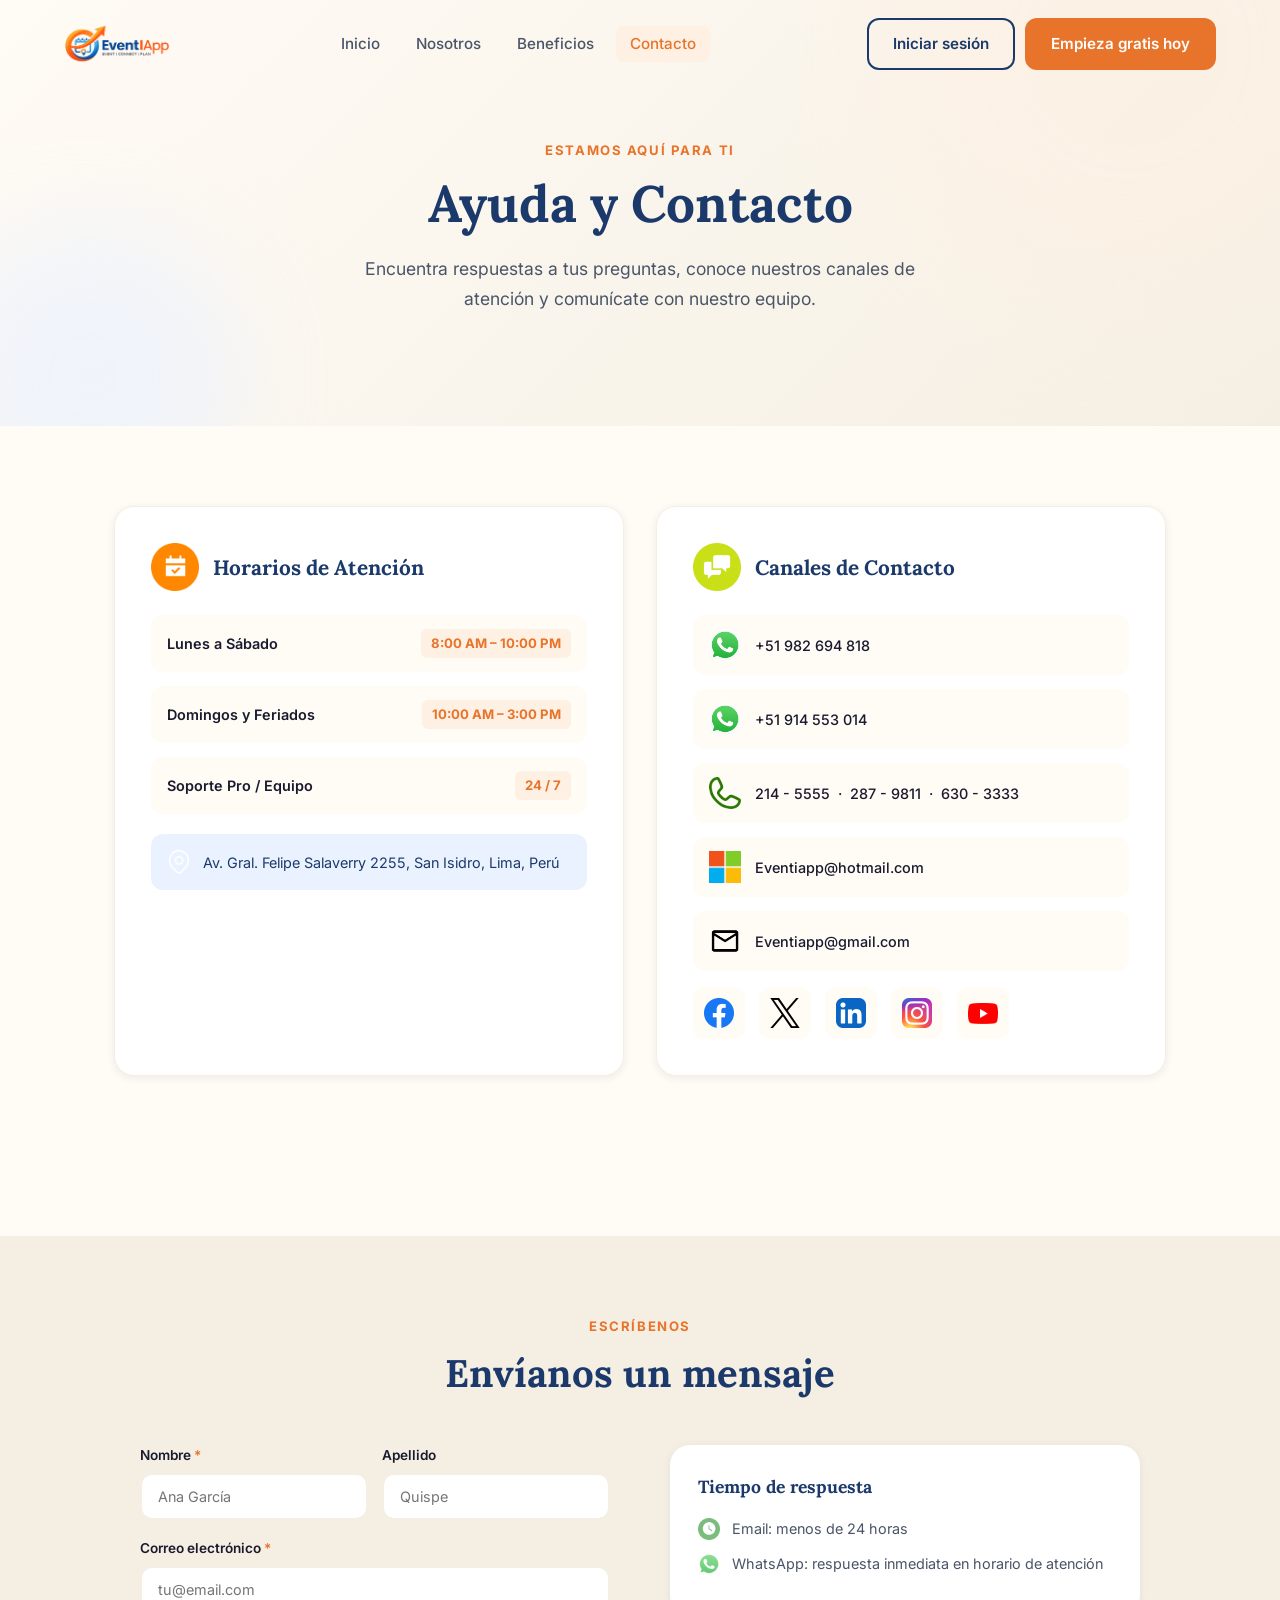
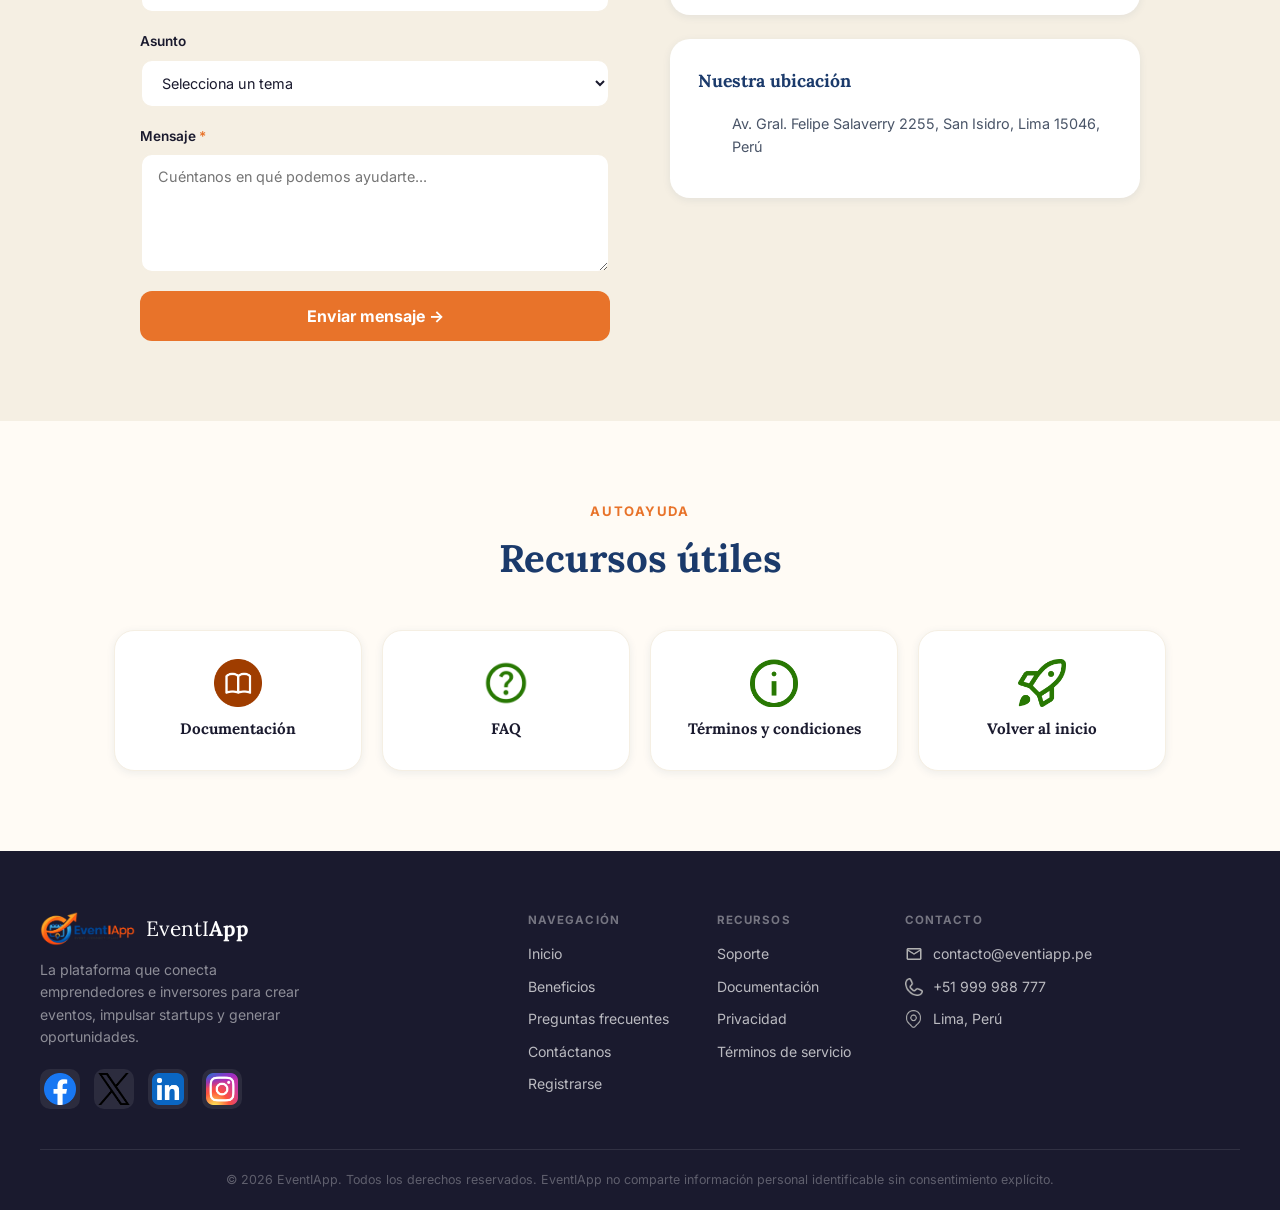
<file: pages/contacto/AyudaYcontacto.html>
<!DOCTYPE html>
<html lang="es">
<head>
  <meta charset="UTF-8" />
  <meta name="viewport" content="width=device-width, initial-scale=1.0" />
  <title>EventIApp | Ayuda y Contacto</title>
  <link rel="preconnect" href="https://fonts.googleapis.com" />
  <link href="https://fonts.googleapis.com/css2?family=Lora:ital,wght@0,400;0,600;0,700;1,400&family=Inter:wght@300;400;500;600;700&display=swap" rel="stylesheet" />
  <link rel="stylesheet" href="../../shared.css" />
  <style>
    /* ---- CONTACTO PAGE ---- */
    .contact-grid {
      display: grid;
      grid-template-columns: 1fr 1fr;
      gap: 32px;
      margin-bottom: 80px;
    }

    /* Schedule card */
    .contact-card {
      background: var(--white);
      border-radius: var(--radius-lg);
      padding: 36px;
      box-shadow: var(--shadow-sm);
      border: 1px solid var(--cream-dark);
    }
    .contact-card-header {
      display: flex; align-items: center; gap: 14px;
      margin-bottom: 24px;
    }
    .contact-card-header img { width: 48px; height: 48px; object-fit: contain; }
    .contact-card-header h3 { font-family: var(--font-display); font-size: 1.3rem; color: var(--blue); }
    .schedule-list { display: flex; flex-direction: column; gap: 14px; }
    .schedule-item {
      display: flex; justify-content: space-between; align-items: center;
      padding: 14px 16px;
      background: var(--cream);
      border-radius: var(--radius);
      font-size: .9rem;
    }
    .schedule-day { font-weight: 600; color: var(--text-dark); }
    .schedule-time { color: var(--orange); font-weight: 700; background: var(--orange-pale); padding: 4px 10px; border-radius: 6px; font-size: .82rem; }
    .location-info {
      display: flex; align-items: center; gap: 12px;
      margin-top: 20px; padding: 16px;
      background: var(--blue-light); border-radius: var(--radius);
      font-size: .9rem; color: var(--blue);
    }
    .location-info img { width: 24px; height: 24px; object-fit: contain; }

    /* Channels card */
    .channels-grid { display: flex; flex-direction: column; gap: 14px; }
    .channel-item {
      display: flex; align-items: center; gap: 14px;
      padding: 14px 16px; background: var(--cream); border-radius: var(--radius);
      font-size: .9rem; color: var(--text-dark); font-weight: 500;
    }
    .channel-item img { width: 32px; height: 32px; object-fit: contain; flex-shrink: 0; }
    .channel-item a { text-decoration: none; color: var(--text-dark); }
    .channel-item a:hover { color: var(--orange); }
    .channel-social { display: flex; gap: 14px; margin-top: 16px; flex-wrap: wrap; }
    .social-btn {
      display: flex; align-items: center; justify-content: center;
      width: 52px; height: 52px;
      background: var(--cream); border-radius: 12px;
      transition: background .2s, transform .15s;
    }
    .social-btn:hover { background: var(--cream-dark); transform: translateY(-2px); }
    .social-btn img { width: 30px; height: 30px; object-fit: contain; }

    /* Contact form */
    .contact-form-section { padding: 80px 24px; background: var(--cream-dark); }
    .contact-form-wrap {
      display: grid; grid-template-columns: 1fr 1fr; gap: 60px;
      max-width: 1000px; margin: 0 auto; align-items: start;
    }
    .contact-form { display: flex; flex-direction: column; gap: 18px; }
    .form-row { display: grid; grid-template-columns: 1fr 1fr; gap: 14px; }
    .form-field { display: flex; flex-direction: column; gap: 6px; }
    .form-label { font-size: .85rem; font-weight: 600; color: var(--text-dark); }
    .form-input, .form-select, .form-textarea {
      width: 100%; padding: 13px 16px;
      border: 2px solid var(--cream-dark); border-radius: var(--radius);
      font-family: var(--font-body); font-size: .9rem; color: var(--text-dark);
      background: var(--white); outline: none;
      transition: border-color .2s, box-shadow .2s;
    }
    .form-input:focus, .form-select:focus, .form-textarea:focus {
      border-color: var(--blue-mid); box-shadow: 0 0 0 3px rgba(47,95,168,.1);
    }
    .form-textarea { min-height: 120px; resize: vertical; }
    .btn-send {
      padding: 15px; background: var(--orange); color: var(--white);
      border: none; border-radius: var(--radius); font-family: var(--font-body);
      font-size: 1rem; font-weight: 700; cursor: pointer;
      transition: background .2s, transform .15s;
    }
    .btn-send:hover { background: #cf5f1c; transform: translateY(-2px); }
    .contact-info-aside { display: flex; flex-direction: column; gap: 24px; }
    .info-block { background: var(--white); border-radius: var(--radius-lg); padding: 28px; box-shadow: var(--shadow-sm); }
    .info-block h4 { font-family: var(--font-display); font-size: 1.1rem; color: var(--blue); margin-bottom: 16px; }
    .info-item { display: flex; align-items: center; gap: 12px; margin-bottom: 12px; font-size: .9rem; color: var(--text-mid); }
    .info-item img { width: 22px; height: 22px; object-fit: contain; opacity: .7; flex-shrink: 0; }
    .success-msg { display: none; background: #F0FFF4; color: #276749; border: 1px solid #9AE6B4; border-radius: var(--radius); padding: 14px 18px; font-size: .9rem; align-items: center; gap: 10px; }
    .success-msg.show { display: flex; }

    /* Resources */
    .resources-section { padding: 80px 24px; background: var(--cream); }
    .resources-grid { display: grid; grid-template-columns: repeat(auto-fit, minmax(200px, 1fr)); gap: 20px; margin-top: 40px; }
    .resource-link {
      display: flex; flex-direction: column; align-items: center; gap: 10px;
      padding: 28px 20px; background: var(--white);
      border-radius: var(--radius-lg); border: 1px solid var(--cream-dark);
      text-decoration: none; color: var(--text-dark); font-weight: 700;
      font-size: .95rem; font-family: var(--font-display);
      box-shadow: var(--shadow-sm); transition: transform .2s, box-shadow .2s, color .2s;
      text-align: center;
    }
    .resource-link:hover { transform: translateY(-3px); box-shadow: var(--shadow-md); color: var(--orange); }
    .resource-link img { width: 48px; height: 48px; object-fit: contain; }

    @media (max-width: 800px) {
      .contact-grid { grid-template-columns: 1fr; }
      .contact-form-wrap { grid-template-columns: 1fr; gap: 32px; }
      .form-row { grid-template-columns: 1fr; }
    }
  </style>
</head>
<body>

  <!-- NAVBAR -->
  <header class="navbar" id="navbar">
    <div class="nav-container">
      <a href="../home/index.html" class="nav-logo">
        <img src="../../assets/images/Imagotipo.png" alt="EventIApp" class="nav-logo-img" onerror="this.style.display='none';this.nextElementSibling.style.display='flex';" />
        <span class="nav-logo-fallback">🎯 EventI<strong>App</strong></span>
      </a>
      <nav class="nav-links" id="navLinks">
        <a href="../home/index.html" class="nav-link">Inicio</a>
        <a href="../nosotros/Nosotros.html" class="nav-link">Nosotros</a>
        <a href="../beneficios/Beneficios.html" class="nav-link">Beneficios</a>
        <a href="AyudaYcontacto.html" class="nav-link active">Contacto</a>
      </nav>
      <div class="nav-actions">
        <a href="../auth/login.html" class="btn-outline">Iniciar sesión</a>
        <a href="../auth/register.html" class="btn-primary">Empieza gratis hoy</a>
      </div>
      <button class="hamburger" id="hamburger" aria-label="Abrir menú">
        <span></span><span></span><span></span>
      </button>
    </div>
  </header>

  <!-- PAGE HERO -->
  <section class="page-hero">
    <div class="page-hero-content">
      <div class="page-hero-label">Estamos aquí para ti</div>
      <h1 class="page-hero-title">Ayuda y Contacto</h1>
      <p class="page-hero-sub">Encuentra respuestas a tus preguntas, conoce nuestros canales de atención y comunícate con nuestro equipo.</p>
    </div>
  </section>

  <!-- HORARIOS + CANALES -->
  <section style="padding: 80px 24px; background: var(--cream);" id="div2">
    <div class="section-container">
      <div class="contact-grid">

        <!-- Horarios -->
        <div class="contact-card">
          <div class="contact-card-header">
            <img src="../../assets/icons/Calendario.png" alt="Horarios" onerror="this.outerHTML='<span style=\'font-size:2rem\'>📅</span>'" />
            <h3>Horarios de Atención</h3>
          </div>
          <div class="schedule-list">
            <div class="schedule-item">
              <span class="schedule-day">Lunes a Sábado</span>
              <span class="schedule-time">8:00 AM – 10:00 PM</span>
            </div>
            <div class="schedule-item">
              <span class="schedule-day">Domingos y Feriados</span>
              <span class="schedule-time">10:00 AM – 3:00 PM</span>
            </div>
            <div class="schedule-item">
              <span class="schedule-day">Soporte Pro / Equipo</span>
              <span class="schedule-time">24 / 7</span>
            </div>
          </div>
          <div class="location-info">
            <img src="../../assets/icons/Ubicacion.png" alt="Ubicación" onerror="this.outerHTML='📍'" />
            <span>Av. Gral. Felipe Salaverry 2255, San Isidro, Lima, Perú</span>
          </div>
        </div>

        <!-- Canales de contacto -->
        <div class="contact-card">
          <div class="contact-card-header">
            <img src="../../assets/icons/Chat.png" alt="Canales" onerror="this.outerHTML='<span style=\'font-size:2rem\'>💬</span>'" />
            <h3>Canales de Contacto</h3>
          </div>
          <div class="channels-grid">
            <div class="channel-item">
              <img src="../../assets/icons/Whatsapp.png" alt="WhatsApp" onerror="this.outerHTML='📱'" />
              <a href="https://wa.me/51982694818">+51 982 694 818</a>
            </div>
            <div class="channel-item">
              <img src="../../assets/icons/Whatsapp.png" alt="WhatsApp" onerror="this.outerHTML='📱'" />
              <a href="https://wa.me/51914553014">+51 914 553 014</a>
            </div>
            <div class="channel-item">
              <img src="../../assets/icons/Telefono.png" alt="Teléfono" onerror="this.outerHTML='📞'" />
              <span>214 - 5555 &nbsp;·&nbsp; 287 - 9811 &nbsp;·&nbsp; 630 - 3333</span>
            </div>
            <div class="channel-item">
              <img src="../../assets/icons/Microsoft.png" alt="Hotmail" onerror="this.outerHTML='📧'" />
              <a href="mailto:Eventiapp@hotmail.com">Eventiapp@hotmail.com</a>
            </div>
            <div class="channel-item">
              <img src="../../assets/icons/Mail.png" alt="Gmail" onerror="this.outerHTML='📧'" />
              <a href="mailto:Eventiapp@gmail.com">Eventiapp@gmail.com</a>
            </div>
          </div>
          <div class="channel-social">
            <a href="#" class="social-btn" aria-label="Facebook"><img src="../../assets/icons/Facebook.png" alt="Facebook" onerror="this.outerHTML='📘'" /></a>
            <a href="#" class="social-btn" aria-label="X"><img src="../../assets/icons/X.png" alt="X" onerror="this.outerHTML='𝕏'" /></a>
            <a href="#" class="social-btn" aria-label="LinkedIn"><img src="../../assets/icons/LinkedIn.png" alt="LinkedIn" onerror="this.outerHTML='💼'" /></a>
            <a href="#" class="social-btn" aria-label="Instagram"><img src="../../assets/icons/Instagram.png" alt="Instagram" onerror="this.outerHTML='📸'" /></a>
            <a href="#" class="social-btn" aria-label="YouTube"><img src="../../assets/icons/Youtube.png" alt="YouTube" onerror="this.outerHTML='▶️'" /></a>
          </div>
        </div>

      </div>
    </div>
  </section>

  <!-- FORMULARIO DE CONTACTO -->
  <section class="contact-form-section">
    <div class="section-container">
      <div class="section-label">Escríbenos</div>
      <h2 class="section-title">Envíanos un mensaje</h2>
      <div class="contact-form-wrap">
        <div>
          <div class="success-msg" id="successMsg">
            <span>✅</span> ¡Mensaje enviado! Te responderemos en menos de 24 horas.
          </div>
          <form class="contact-form" id="contactForm" novalidate>
            <div class="form-row">
              <div class="form-field">
                <label class="form-label" for="nombre">Nombre <span style="color:var(--orange)">*</span></label>
                <input type="text" id="nombre" class="form-input" placeholder="Ana García" required />
              </div>
              <div class="form-field">
                <label class="form-label" for="apellido">Apellido</label>
                <input type="text" id="apellido" class="form-input" placeholder="Quispe" />
              </div>
            </div>
            <div class="form-field">
              <label class="form-label" for="emailC">Correo electrónico <span style="color:var(--orange)">*</span></label>
              <input type="email" id="emailC" class="form-input" placeholder="tu@email.com" required />
            </div>
            <div class="form-field">
              <label class="form-label" for="asunto">Asunto</label>
              <select id="asunto" class="form-select">
                <option value="" disabled selected>Selecciona un tema</option>
                <option>Soporte técnico</option>
                <option>Preguntas sobre planes</option>
                <option>Reportar un problema</option>
                <option>Sugerencias</option>
                <option>Alianzas comerciales</option>
                <option>Otro</option>
              </select>
            </div>
            <div class="form-field">
              <label class="form-label" for="mensaje">Mensaje <span style="color:var(--orange)">*</span></label>
              <textarea id="mensaje" class="form-textarea" placeholder="Cuéntanos en qué podemos ayudarte..." required></textarea>
            </div>
            <button type="submit" class="btn-send">Enviar mensaje →</button>
          </form>
        </div>

        <div class="contact-info-aside">
          <div class="info-block">
            <h4>Tiempo de respuesta</h4>
            <div class="info-item">
              <img src="../../assets/icons/Reloj.png" alt="Tiempo" onerror="this.outerHTML='⏱'" />
              <span>Email: menos de 24 horas</span>
            </div>
            <div class="info-item">
              <img src="../../assets/icons/Whatsapp.png" alt="WhatsApp" onerror="this.outerHTML='💬'" />
              <span>WhatsApp: respuesta inmediata en horario de atención</span>
            </div>
          </div>
          <div class="info-block">
            <h4>Nuestra ubicación</h4>
            <div class="info-item">
              <img src="../../assets/icons/Ubicacion.png" alt="Ubicación" onerror="this.outerHTML='📍'" />
              <span>Av. Gral. Felipe Salaverry 2255, San Isidro, Lima 15046, Perú</span>
            </div>
          </div>
        </div>
      </div>
    </div>
  </section>

  <!-- RECURSOS -->
  <section class="resources-section">
    <div class="section-container">
      <div class="section-label">Autoayuda</div>
      <h2 class="section-title">Recursos útiles</h2>
      <div class="resources-grid">
        <a href="#" class="resource-link">
          <img src="../../assets/icons/Book.png" alt="Documentación" onerror="this.outerHTML='📚'" />
          Documentación
        </a>
        <a href="#" class="resource-link">
          <img src="../../assets/icons/QuestionMark.png" alt="FAQ" onerror="this.outerHTML='❓'" />
          FAQ
        </a>
        <a href="#" class="resource-link">
          <img src="../../assets/icons/Info.png" alt="Términos" onerror="this.outerHTML='📄'" />
          Términos y condiciones
        </a>
        <a href="../home/index.html" class="resource-link">
          <img src="../../assets/icons/Rocket.png" alt="Inicio" onerror="this.outerHTML='🚀'" />
          Volver al inicio
        </a>
      </div>
    </div>
  </section>

  <!-- FOOTER -->
  <footer class="footer">
    <div class="footer-container">
      <div class="footer-brand">
        <div class="footer-logo">
          <img src="../../assets/images/Imagotipo.png" alt="EventIApp" onerror="this.style.display='none';" />
          <span class="footer-logo-text">EventI<strong>App</strong></span>
        </div>
        <p>La plataforma que conecta emprendedores e inversores para crear eventos, impulsar startups y generar oportunidades.</p>
        <div class="footer-social">
          <a href="#" aria-label="Facebook"><img src="../../assets/icons/Facebook.png" alt="Facebook" /></a>
          <a href="#" aria-label="X"><img src="../../assets/icons/X.png" alt="X" /></a>
          <a href="#" aria-label="LinkedIn"><img src="../../assets/icons/LinkedIn.png" alt="LinkedIn" /></a>
          <a href="#" aria-label="Instagram"><img src="../../assets/icons/Instagram.png" alt="Instagram" /></a>
        </div>
      </div>
      <div class="footer-links">
        <div class="footer-col">
          <div class="footer-col-title">Navegación</div>
          <a href="../home/index.html">Inicio</a>
          <a href="../beneficios/Beneficios.html">Beneficios</a>
          <a href="AyudaYcontacto.html">Preguntas frecuentes</a>
          <a href="AyudaYcontacto.html">Contáctanos</a>
          <a href="../auth/register.html">Registrarse</a>
        </div>
        <div class="footer-col">
          <div class="footer-col-title">Recursos</div>
          <a href="#">Soporte</a>
          <a href="#">Documentación</a>
          <a href="#">Privacidad</a>
          <a href="#">Términos de servicio</a>
        </div>
        <div class="footer-col">
          <div class="footer-col-title">Contacto</div>
          <div class="footer-contact-item"><img src="../../assets/icons/Mail.png" alt="Email" /><span>contacto@eventiapp.pe</span></div>
          <div class="footer-contact-item"><img src="../../assets/icons/Telefono.png" alt="Teléfono" /><span>+51 999 988 777</span></div>
          <div class="footer-contact-item"><img src="../../assets/icons/Ubicacion.png" alt="Ubicación" /><span>Lima, Perú</span></div>
        </div>
      </div>
    </div>
    <div class="footer-bottom">
      © 2026 EventIApp. Todos los derechos reservados. EventIApp no comparte información personal identificable sin consentimiento explícito.
    </div>
  </footer>

  <script>
    window.addEventListener('scroll', () => {
      document.getElementById('navbar').classList.toggle('scrolled', window.scrollY > 40);
    });
    document.getElementById('hamburger').addEventListener('click', () => {
      document.getElementById('navLinks').classList.toggle('open');
    });

    // Contact form
    document.getElementById('contactForm').addEventListener('submit', (e) => {
      e.preventDefault();
      const nombre = document.getElementById('nombre').value.trim();
      const email  = document.getElementById('emailC').value.trim();
      const msg    = document.getElementById('mensaje').value.trim();
      if (!nombre || !email || !msg) {
        alert('Por favor completa los campos obligatorios (Nombre, Correo y Mensaje).');
        return;
      }
      const btn = e.target.querySelector('.btn-send');
      btn.textContent = 'Enviando...';
      btn.disabled = true;
      setTimeout(() => {
        document.getElementById('successMsg').classList.add('show');
        e.target.reset();
        btn.textContent = 'Enviar mensaje →';
        btn.disabled = false;
        document.getElementById('successMsg').scrollIntoView({ behavior: 'smooth', block: 'nearest' });
      }, 1200);
    });
  </script>
</body>
</html>
</file>
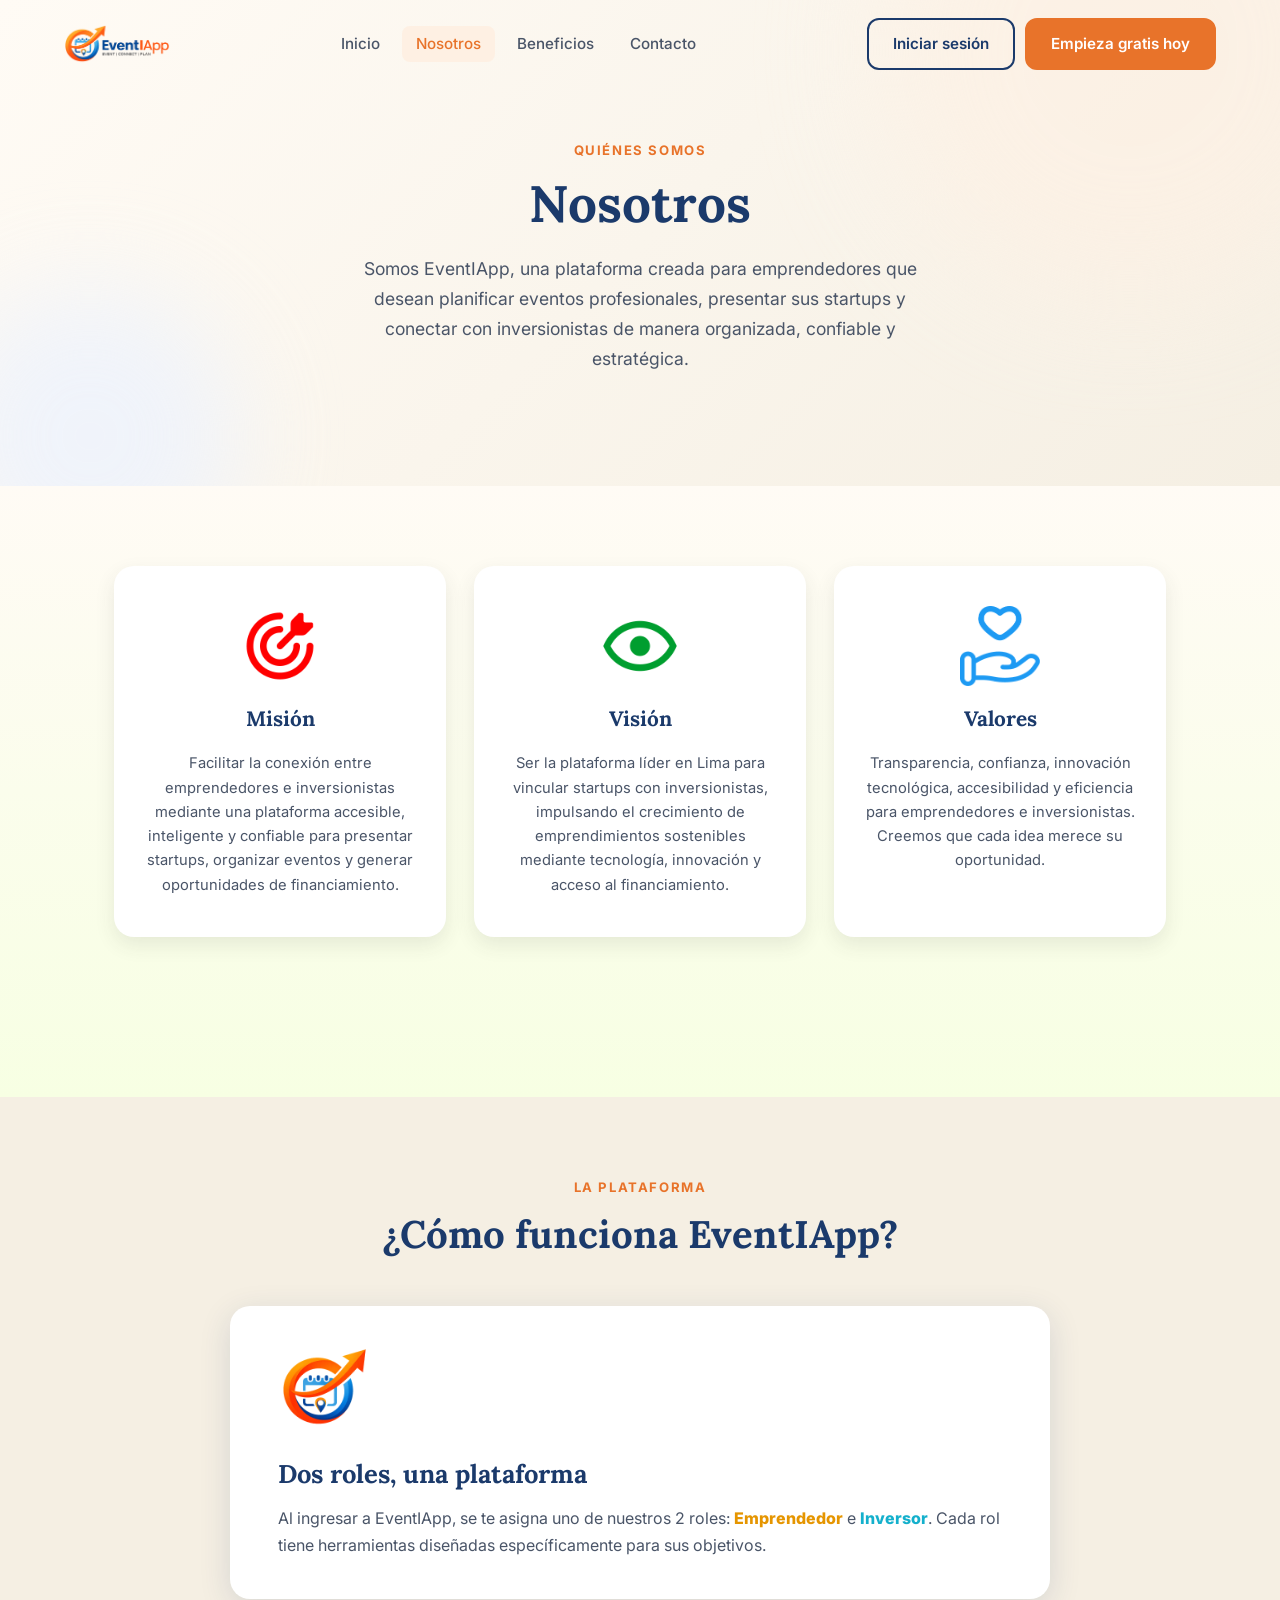
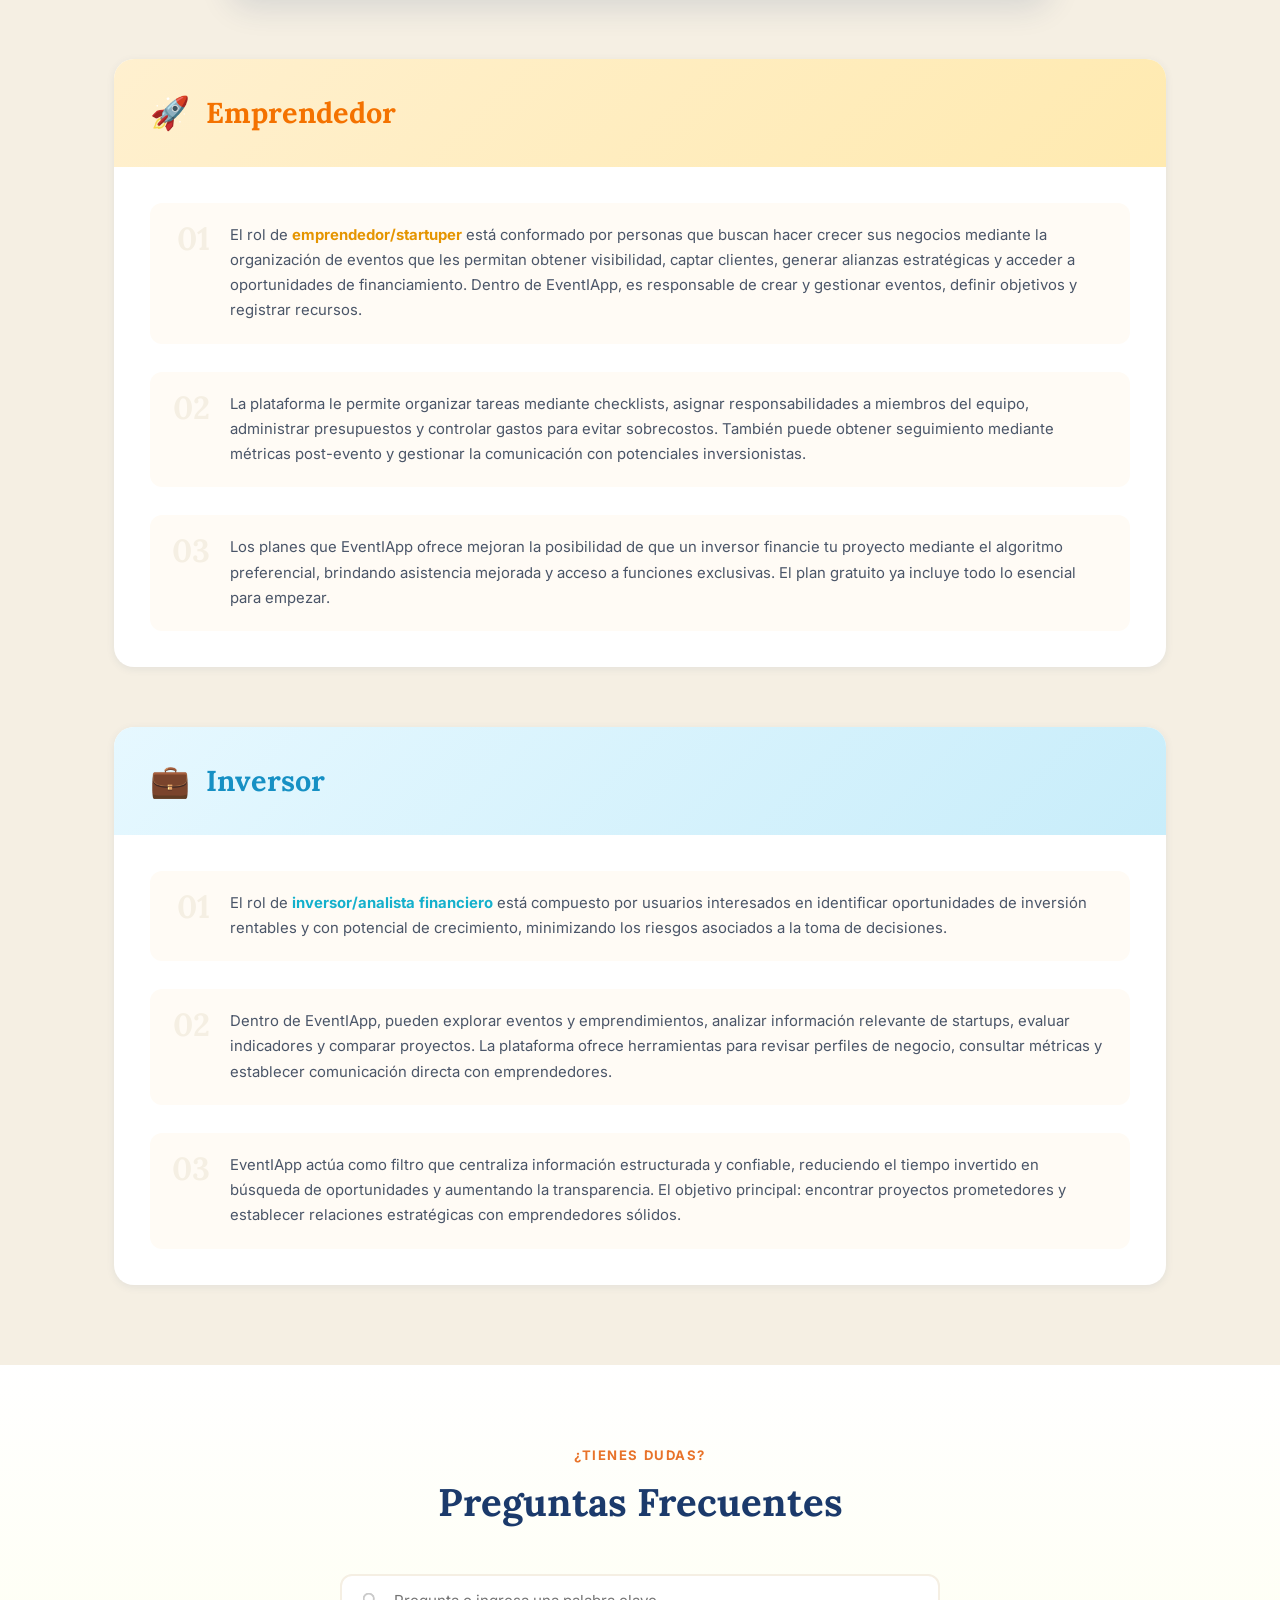
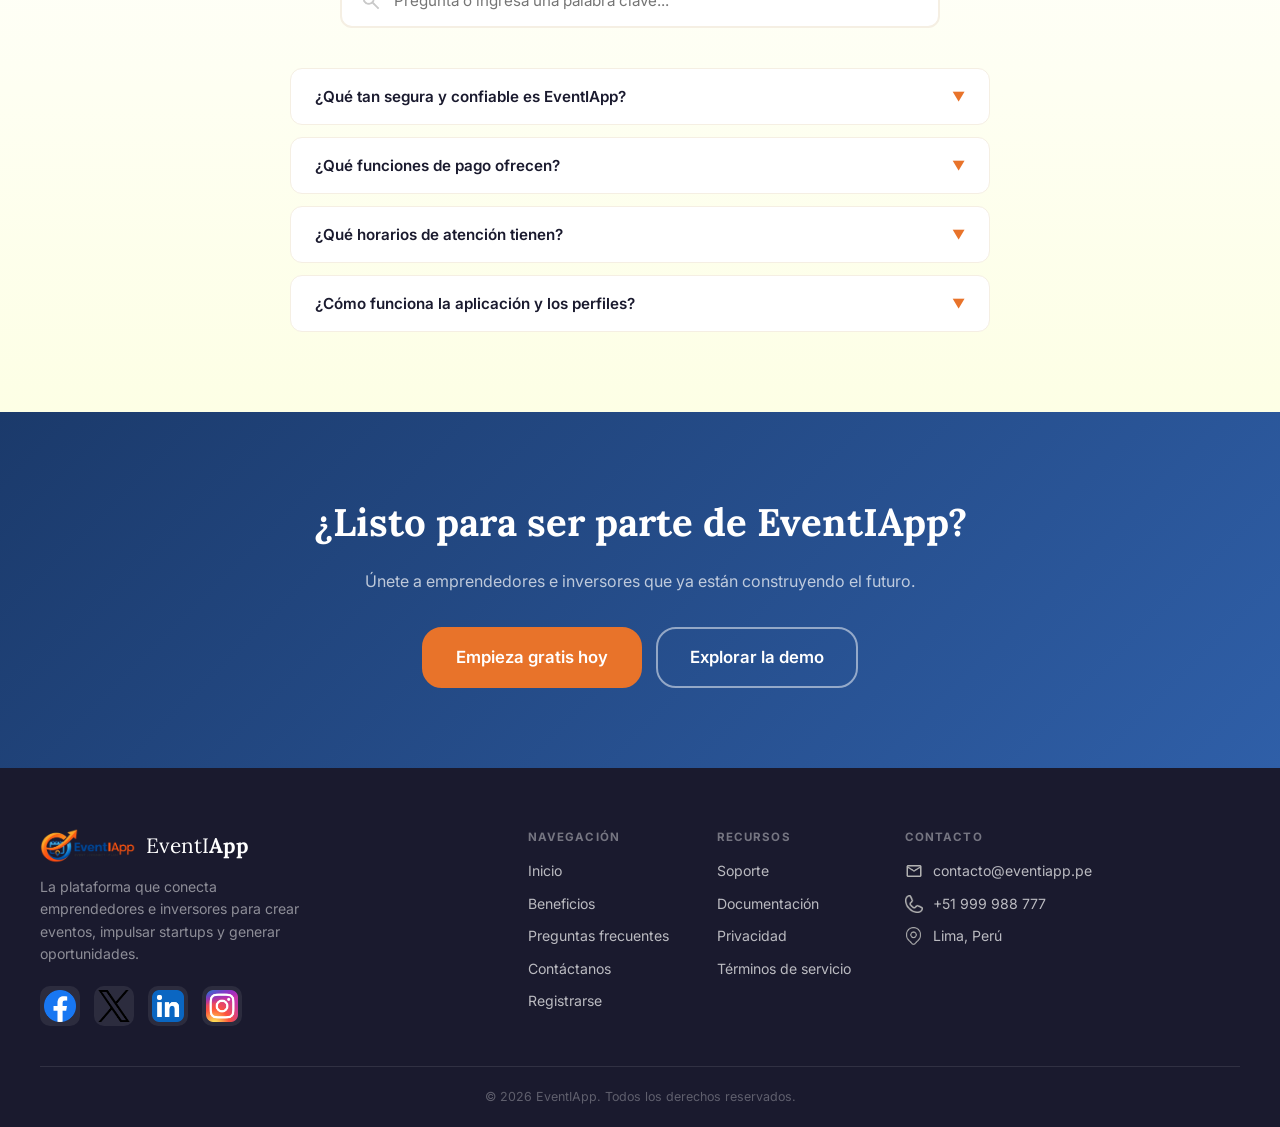
<file: pages/nosotros/Nosotros.html>
<!DOCTYPE html>
<html lang="es">
<head>
  <meta charset="UTF-8" />
  <meta name="viewport" content="width=device-width, initial-scale=1.0" />
  <title>EventIApp | Nosotros</title>
  <link rel="preconnect" href="https://fonts.googleapis.com" />
  <link href="https://fonts.googleapis.com/css2?family=Lora:ital,wght@0,400;0,600;0,700;1,400&family=Inter:wght@300;400;500;600;700&display=swap" rel="stylesheet" />
  <link rel="stylesheet" href="../../shared.css" />
  <style>
    /* ---- NOSOTROS PAGE ---- */
    .values-grid {
      display: grid;
      grid-template-columns: repeat(auto-fit, minmax(260px, 1fr));
      gap: 28px;
      margin-bottom: 80px;
    }
    .value-card {
      background: var(--white);
      border-radius: var(--radius-lg);
      padding: 40px 28px;
      box-shadow: 0 8px 20px rgba(58,58,58,.1);
      display: flex; flex-direction: column; align-items: center;
      text-align: center; gap: 16px;
      transition: transform .2s, box-shadow .2s;
    }
    .value-card:hover { transform: translateY(-5px); box-shadow: var(--shadow-md); }
    .value-card img { width: 80px; height: 80px; object-fit: contain; }
    .value-card-title { font-family: var(--font-display); font-size: 1.3rem; font-weight: 700; color: var(--blue); }
    .value-card p { font-size: .92rem; color: var(--text-mid); line-height: 1.65; }

    /* Como funciona */
    .how-section { padding: 80px 24px; background: var(--cream-dark); }
    .how-intro-box {
      background: var(--white);
      border-radius: var(--radius-lg);
      padding: 40px 48px;
      box-shadow: var(--shadow-md);
      max-width: 820px; margin: 0 auto 60px;
      display: flex; align-items: center; gap: 28px; flex-wrap: wrap;
    }
    .how-intro-box img { height: 80px; width: auto; flex-shrink: 0; }
    .how-intro-box h2 { font-family: var(--font-display); font-size: clamp(1.4rem,2vw,2rem); color: var(--blue); margin-bottom: 10px; }
    .how-intro-box p { font-size: 1rem; color: var(--text-mid); line-height: 1.7; }
    .how-intro-box .em-e { font-weight: 800; color: #E59500; }
    .how-intro-box .em-i { font-weight: 800; color: #14B0CC; }

    /* Segmentos */
    .segments { display: flex; flex-direction: column; gap: 60px; }
    .segment-block { background: var(--white); border-radius: var(--radius-lg); overflow: hidden; box-shadow: var(--shadow-sm); }
    .segment-header {
      padding: 28px 36px; display: flex; align-items: center; gap: 16px;
    }
    .segment-header.emprendedor { background: linear-gradient(135deg, #FFF0CF, #FFEAB0); }
    .segment-header.inversor { background: linear-gradient(135deg, #E6F8FF, #C8EDFA); }
    .segment-header h3 { font-family: var(--font-display); font-size: 1.8rem; font-weight: 700; }
    .segment-header.emprendedor h3 { color: #F47200; }
    .segment-header.inversor h3 { color: #1690C4; }
    .segment-body { padding: 36px; display: flex; flex-direction: column; gap: 28px; }
    .segment-point {
      display: flex; gap: 20px; align-items: flex-start;
      background: var(--cream); border-radius: var(--radius); padding: 20px;
    }
    .segment-point img { width: 60px; height: 60px; object-fit: contain; flex-shrink: 0; border-radius: 10px; }
    .segment-point-num { font-family: var(--font-display); font-size: 2rem; font-weight: 700; color: var(--cream-dark); line-height:1; flex-shrink:0; width:40px; text-align:right; }
    .segment-point p { font-size: .93rem; color: var(--text-mid); line-height: 1.7; margin: 0; }
    .segment-point p .em { font-weight: 700; }
    .segment-point p .em-e { color: #E59500; }
    .segment-point p .em-i { color: #14B0CC; }

    /* FAQ */
    .faq-section { background: linear-gradient(to bottom, var(--white), #FDFFE5); padding: 80px 24px; }
    .faq-search { background:var(--white);border:2px solid var(--cream-dark);border-radius:var(--radius);display:flex;align-items:center;gap:12px;padding:14px 18px;max-width:600px;margin:0 auto 40px;transition:border-color .2s,box-shadow .2s; }
    .faq-search:focus-within { border-color:var(--blue-mid);box-shadow:0 0 0 3px rgba(47,95,168,.1); }
    .faq-search img { width:22px;height:22px;object-fit:contain;opacity:.5;flex-shrink:0; }
    .faq-search input { border:none;outline:none;font-family:var(--font-body);font-size:.95rem;width:100%;background:transparent;color:var(--text-dark); }
    .faq-list { max-width:700px;margin:0 auto;display:flex;flex-direction:column;gap:12px; }
    .faq-item { background:var(--white);border-radius:var(--radius);border:1px solid var(--cream-dark);overflow:hidden; }
    .faq-question { width:100%;text-align:left;padding:18px 24px;font-family:var(--font-body);font-size:.95rem;font-weight:600;color:var(--text-dark);background:none;border:none;cursor:pointer;display:flex;justify-content:space-between;align-items:center;transition:background .2s; }
    .faq-question:hover { background:var(--cream); }
    .faq-arrow { font-size:.8rem;color:var(--orange);transition:transform .3s; }
    .faq-question[aria-expanded="true"] .faq-arrow { transform:rotate(180deg); }
    .faq-answer { max-height:0;overflow:hidden;transition:max-height .35s ease; }
    .faq-answer.open { max-height:300px; }
    .faq-answer p { padding:0 24px 18px;font-size:.9rem;color:var(--text-mid);line-height:1.7; }

    /* CTA */
    .nosotros-cta { padding:80px 24px;background:linear-gradient(135deg,var(--blue),var(--blue-mid));text-align:center; }
    .nosotros-cta h2 { font-family:var(--font-display);font-size:clamp(1.6rem,3vw,2.4rem);color:var(--white);margin-bottom:16px; }
    .nosotros-cta p { color:rgba(255,255,255,.7);margin-bottom:32px; }
    .nosotros-cta .btn-outline { border-color:rgba(255,255,255,.5);color:var(--white); }
    .nosotros-cta .btn-outline:hover { background:rgba(255,255,255,.15); }
    .cta-actions { display:flex;gap:14px;justify-content:center;flex-wrap:wrap; }

    @media (max-width:700px) {
      .how-intro-box { padding: 28px 24px; flex-direction: column; text-align: center; }
      .segment-body { padding: 20px; }
      .segment-point { flex-direction: column; }
    }
  </style>
</head>
<body>

  <!-- NAVBAR -->
  <header class="navbar" id="navbar">
    <div class="nav-container">
      <a href="../home/index.html" class="nav-logo">
        <img src="../../assets/images/Imagotipo.png" alt="EventIApp" class="nav-logo-img" onerror="this.style.display='none';this.nextElementSibling.style.display='flex';" />
        <span class="nav-logo-fallback">🎯 EventI<strong>App</strong></span>
      </a>
      <nav class="nav-links" id="navLinks">
        <a href="../home/index.html" class="nav-link">Inicio</a>
        <a href="Nosotros.html" class="nav-link active">Nosotros</a>
        <a href="../beneficios/Beneficios.html" class="nav-link">Beneficios</a>
        <a href="../contacto/AyudaYcontacto.html" class="nav-link">Contacto</a>
      </nav>
      <div class="nav-actions">
        <a href="../auth/login.html" class="btn-outline">Iniciar sesión</a>
        <a href="../auth/register.html" class="btn-primary">Empieza gratis hoy</a>
      </div>
      <button class="hamburger" id="hamburger" aria-label="Abrir menú">
        <span></span><span></span><span></span>
      </button>
    </div>
  </header>

  <!-- PAGE HERO -->
  <section class="page-hero">
    <div class="page-hero-content">
      <div class="page-hero-label">Quiénes somos</div>
      <h1 class="page-hero-title">Nosotros</h1>
      <p class="page-hero-sub">Somos EventIApp, una plataforma creada para emprendedores que desean planificar eventos profesionales, presentar sus startups y conectar con inversionistas de manera organizada, confiable y estratégica.</p>
    </div>
  </section>

  <!-- MISIÓN / VISIÓN / VALORES -->
  <section style="padding: 80px 24px; background: linear-gradient(to bottom, var(--cream), #F7FFE3);">
    <div class="section-container">
      <div class="values-grid">
        <div class="value-card">
          <img src="../../assets/icons/Target.png" alt="Misión" onerror="this.outerHTML='<span style=\'font-size:3rem\'>🎯</span>'" />
          <div class="value-card-title">Misión</div>
          <p>Facilitar la conexión entre emprendedores e inversionistas mediante una plataforma accesible, inteligente y confiable para presentar startups, organizar eventos y generar oportunidades de financiamiento.</p>
        </div>
        <div class="value-card">
          <img src="../../assets/icons/Eye.png" alt="Visión" onerror="this.outerHTML='<span style=\'font-size:3rem\'>👁️</span>'" />
          <div class="value-card-title">Visión</div>
          <p>Ser la plataforma líder en Lima para vincular startups con inversionistas, impulsando el crecimiento de emprendimientos sostenibles mediante tecnología, innovación y acceso al financiamiento.</p>
        </div>
        <div class="value-card">
          <img src="../../assets/icons/HandHeart.png" alt="Valores" onerror="this.outerHTML='<span style=\'font-size:3rem\'>🤝</span>'" />
          <div class="value-card-title">Valores</div>
          <p>Transparencia, confianza, innovación tecnológica, accesibilidad y eficiencia para emprendedores e inversionistas. Creemos que cada idea merece su oportunidad.</p>
        </div>
      </div>
    </div>
  </section>

  <!-- CÓMO FUNCIONA -->
  <section class="how-section">
    <div class="section-container">
      <div class="section-label">La plataforma</div>
      <h2 class="section-title">¿Cómo funciona EventIApp?</h2>

      <div class="how-intro-box">
        <img src="../../assets/images/Isotipo.png" alt="EventIApp" onerror="this.outerHTML='<span style=\'font-size:4rem\'>🎯</span>'" />
        <div>
          <h2>Dos roles, una plataforma</h2>
          <p>Al ingresar a EventIApp, se te asigna uno de nuestros 2 roles: <span class="em-e">Emprendedor</span> e <span class="em-i">Inversor</span>. Cada rol tiene herramientas diseñadas específicamente para sus objetivos.</p>
        </div>
      </div>

      <div class="segments">
        <!-- EMPRENDEDOR -->
        <div class="segment-block">
          <div class="segment-header emprendedor">
            <span style="font-size:2rem;">🚀</span>
            <h3>Emprendedor</h3>
          </div>
          <div class="segment-body">
            <div class="segment-point">
              <div class="segment-point-num">01</div>
              <p>El rol de <span class="em em-e">emprendedor/startuper</span> está conformado por personas que buscan hacer crecer sus negocios mediante la organización de eventos que les permitan obtener visibilidad, captar clientes, generar alianzas estratégicas y acceder a oportunidades de financiamiento. Dentro de EventIApp, es responsable de crear y gestionar eventos, definir objetivos y registrar recursos.</p>
            </div>
            <div class="segment-point">
              <div class="segment-point-num">02</div>
              <p>La plataforma le permite organizar tareas mediante checklists, asignar responsabilidades a miembros del equipo, administrar presupuestos y controlar gastos para evitar sobrecostos. También puede obtener seguimiento mediante métricas post-evento y gestionar la comunicación con potenciales inversionistas.</p>
            </div>
            <div class="segment-point">
              <div class="segment-point-num">03</div>
              <p>Los planes que EventIApp ofrece mejoran la posibilidad de que un inversor financie tu proyecto mediante el algoritmo preferencial, brindando asistencia mejorada y acceso a funciones exclusivas. El plan gratuito ya incluye todo lo esencial para empezar.</p>
            </div>
          </div>
        </div>

        <!-- INVERSOR -->
        <div class="segment-block">
          <div class="segment-header inversor">
            <span style="font-size:2rem;">💼</span>
            <h3>Inversor</h3>
          </div>
          <div class="segment-body">
            <div class="segment-point">
              <div class="segment-point-num">01</div>
              <p>El rol de <span class="em em-i">inversor/analista financiero</span> está compuesto por usuarios interesados en identificar oportunidades de inversión rentables y con potencial de crecimiento, minimizando los riesgos asociados a la toma de decisiones.</p>
            </div>
            <div class="segment-point">
              <div class="segment-point-num">02</div>
              <p>Dentro de EventIApp, pueden explorar eventos y emprendimientos, analizar información relevante de startups, evaluar indicadores y comparar proyectos. La plataforma ofrece herramientas para revisar perfiles de negocio, consultar métricas y establecer comunicación directa con emprendedores.</p>
            </div>
            <div class="segment-point">
              <div class="segment-point-num">03</div>
              <p>EventIApp actúa como filtro que centraliza información estructurada y confiable, reduciendo el tiempo invertido en búsqueda de oportunidades y aumentando la transparencia. El objetivo principal: encontrar proyectos prometedores y establecer relaciones estratégicas con emprendedores sólidos.</p>
            </div>
          </div>
        </div>
      </div>
    </div>
  </section>

  <!-- FAQ -->
  <section class="faq-section">
    <div class="section-container">
      <div class="section-label">¿Tienes dudas?</div>
      <h2 class="section-title">Preguntas Frecuentes</h2>
      <div class="faq-search">
        <img src="../../assets/icons/Lupa.png" alt="Buscar" onerror="this.outerHTML='🔍'" />
        <input type="text" placeholder="Pregunta o ingresa una palabra clave..." id="faqSearch" />
      </div>
      <div class="faq-list" id="faqList">
        <div class="faq-item">
          <button class="faq-question" aria-expanded="false">¿Qué tan segura y confiable es EventIApp? <span class="faq-arrow">▼</span></button>
          <div class="faq-answer"><p>EventIApp usa cifrado SSL de 256 bits. Nunca compartimos información personal sin consentimiento. Contamos con backups automáticos diarios.</p></div>
        </div>
        <div class="faq-item">
          <button class="faq-question" aria-expanded="false">¿Qué funciones de pago ofrecen? <span class="faq-arrow">▼</span></button>
          <div class="faq-answer"><p>Los planes Pro (S/ 29/mes) y Equipo (S/ 79/mes) incluyen: eventos ilimitados, IA avanzada, algoritmo preferencial para inversores, soporte prioritario 24/7 y reportes detallados.</p></div>
        </div>
        <div class="faq-item">
          <button class="faq-question" aria-expanded="false">¿Qué horarios de atención tienen? <span class="faq-arrow">▼</span></button>
          <div class="faq-answer"><p>Lunes a Sábado: 8am – 10pm. Domingos y Feriados: 10am – 3pm. Usuarios Pro y Equipo tienen soporte 24/7.</p></div>
        </div>
        <div class="faq-item">
          <button class="faq-question" aria-expanded="false">¿Cómo funciona la aplicación y los perfiles? <span class="faq-arrow">▼</span></button>
          <div class="faq-answer"><p>Al registrarte eliges entre Emprendedor (organiza eventos y busca financiamiento) o Inversor (explora oportunidades). Cada rol tiene herramientas específicas.</p></div>
        </div>
      </div>
    </div>
  </section>

  <!-- CTA -->
  <section class="nosotros-cta">
    <h2>¿Listo para ser parte de EventIApp?</h2>
    <p>Únete a emprendedores e inversores que ya están construyendo el futuro.</p>
    <div class="cta-actions">
      <a href="../auth/register.html" class="btn-primary btn-lg">Empieza gratis hoy</a>
      <a href="../../demo/demo.html" class="btn-outline btn-lg">Explorar la demo</a>
    </div>
  </section>

  <!-- FOOTER -->
  <footer class="footer">
    <div class="footer-container">
      <div class="footer-brand">
        <div class="footer-logo">
          <img src="../../assets/images/Imagotipo.png" alt="EventIApp" onerror="this.style.display='none';" />
          <span class="footer-logo-text">EventI<strong>App</strong></span>
        </div>
        <p>La plataforma que conecta emprendedores e inversores para crear eventos, impulsar startups y generar oportunidades.</p>
        <div class="footer-social">
          <a href="#" aria-label="Facebook"><img src="../../assets/icons/Facebook.png" alt="Facebook" /></a>
          <a href="#" aria-label="X"><img src="../../assets/icons/X.png" alt="X" /></a>
          <a href="#" aria-label="LinkedIn"><img src="../../assets/icons/LinkedIn.png" alt="LinkedIn" /></a>
          <a href="#" aria-label="Instagram"><img src="../../assets/icons/Instagram.png" alt="Instagram" /></a>
        </div>
      </div>
      <div class="footer-links">
        <div class="footer-col">
          <div class="footer-col-title">Navegación</div>
          <a href="../home/index.html">Inicio</a>
          <a href="../beneficios/Beneficios.html">Beneficios</a>
          <a href="../contacto/AyudaYcontacto.html">Preguntas frecuentes</a>
          <a href="../contacto/AyudaYcontacto.html">Contáctanos</a>
          <a href="../auth/register.html">Registrarse</a>
        </div>
        <div class="footer-col">
          <div class="footer-col-title">Recursos</div>
          <a href="#">Soporte</a>
          <a href="#">Documentación</a>
          <a href="#">Privacidad</a>
          <a href="#">Términos de servicio</a>
        </div>
        <div class="footer-col">
          <div class="footer-col-title">Contacto</div>
          <div class="footer-contact-item"><img src="../../assets/icons/Mail.png" alt="Email" /><span>contacto@eventiapp.pe</span></div>
          <div class="footer-contact-item"><img src="../../assets/icons/Telefono.png" alt="Teléfono" /><span>+51 999 988 777</span></div>
          <div class="footer-contact-item"><img src="../../assets/icons/Ubicacion.png" alt="Ubicación" /><span>Lima, Perú</span></div>
        </div>
      </div>
    </div>
    <div class="footer-bottom">© 2026 EventIApp. Todos los derechos reservados.</div>
  </footer>

  <script>
    window.addEventListener('scroll', () => {
      document.getElementById('navbar').classList.toggle('scrolled', window.scrollY > 40);
    });
    document.getElementById('hamburger').addEventListener('click', () => {
      document.getElementById('navLinks').classList.toggle('open');
    });
    document.querySelectorAll('.faq-question').forEach(btn => {
      btn.addEventListener('click', () => {
        const isOpen = btn.getAttribute('aria-expanded') === 'true';
        document.querySelectorAll('.faq-question').forEach(b => { b.setAttribute('aria-expanded','false'); b.nextElementSibling.classList.remove('open'); });
        if (!isOpen) { btn.setAttribute('aria-expanded','true'); btn.nextElementSibling.classList.add('open'); }
      });
    });
    document.getElementById('faqSearch').addEventListener('input', function() {
      const q = this.value.toLowerCase();
      document.querySelectorAll('.faq-item').forEach(item => { item.style.display = item.textContent.toLowerCase().includes(q) ? '' : 'none'; });
    });
  </script>
</body>
</html>
</file>
<file: pages/home/home.css>
*, *::before, *::after { box-sizing: border-box; margin: 0; padding: 0; }

:root {
  --orange:       #E8732A;
  --orange-light: #F5A96B;
  --orange-pale:  #FEF0E3;
  --blue:         #1B3A6B;
  --blue-mid:     #2F5FA8;
  --blue-light:   #EBF2FF;
  --cream:        #FFFBF5;
  --cream-dark:   #F5EFE3;
  --text-dark:    #1A1A2E;
  --text-mid:     #4A5568;
  --text-light:   #8A94A6;
  --white:        #FFFFFF;
  --radius:       12px;
  --radius-lg:    20px;
  --shadow-sm:    0 2px 8px rgba(27,58,107,.08);
  --shadow-md:    0 8px 32px rgba(27,58,107,.14);
  --shadow-lg:    0 20px 60px rgba(27,58,107,.18);
  --font-display: 'Lora', Georgia, serif;
  --font-body:    'Inter', system-ui, sans-serif;
}
html { scroll-behavior: smooth; }
body { font-family: var(--font-body); background: var(--cream); color: var(--text-dark); line-height: 1.6; overflow-x: hidden; }

/* BUTTONS */
.btn-primary { display:inline-flex;align-items:center;gap:8px;background:var(--orange);color:var(--white);padding:12px 24px;border-radius:var(--radius);font-family:var(--font-body);font-weight:600;font-size:.95rem;text-decoration:none;border:2px solid var(--orange);cursor:pointer;transition:background .2s,transform .15s,box-shadow .2s; }
.btn-primary:hover { background:#cf5f1c;border-color:#cf5f1c;transform:translateY(-2px);box-shadow:0 6px 20px rgba(232,115,42,.35); }
.btn-primary.btn-lg { padding:15px 32px;font-size:1.05rem;border-radius:var(--radius-lg); }
.btn-outline { display:inline-flex;align-items:center;gap:8px;background:transparent;color:var(--blue);padding:12px 24px;border-radius:var(--radius);font-family:var(--font-body);font-weight:600;font-size:.95rem;text-decoration:none;border:2px solid var(--blue);cursor:pointer;transition:background .2s,color .2s,transform .15s; }
.btn-outline:hover { background:var(--blue);color:var(--white);transform:translateY(-2px); }
.btn-outline.btn-lg { padding:15px 32px;font-size:1.05rem;border-radius:var(--radius-lg); }
.btn-ghost { display:inline-flex;align-items:center;gap:6px;background:transparent;color:var(--text-mid);padding:12px 20px;border-radius:var(--radius);font-family:var(--font-body);font-weight:500;font-size:.95rem;text-decoration:none;border:2px solid transparent;cursor:pointer;transition:color .2s,background .2s; }
.btn-ghost:hover { color:var(--orange);background:var(--orange-pale); }
.btn-ghost.btn-lg { padding:15px 24px;font-size:1.05rem; }

/* NAVBAR */
.navbar { position:fixed;top:0;left:0;right:0;z-index:1000;background:transparent;transition:background .3s,box-shadow .3s; }
.navbar.scrolled { background:rgba(255,251,245,.97);box-shadow:var(--shadow-sm);backdrop-filter:blur(12px); }
.nav-container { max-width:1200px;margin:0 auto;display:flex;align-items:center;gap:32px;padding:18px 24px; }
.nav-logo { display:flex;align-items:center;gap:8px;text-decoration:none;flex-shrink:0; }
.nav-logo-img { height:40px;width:auto; }
.nav-logo-fallback { display:none;font-family:var(--font-display);font-size:1.3rem;color:var(--blue); }
.nav-links { display:flex;align-items:center;gap:8px;flex:1;justify-content:center; }
.nav-link { text-decoration:none;color:var(--text-mid);font-weight:500;font-size:.95rem;padding:6px 14px;border-radius:8px;transition:color .2s,background .2s; }
.nav-link:hover,.nav-link.active { color:var(--orange);background:var(--orange-pale); }
.nav-actions { display:flex;align-items:center;gap:10px;flex-shrink:0; }
.hamburger { display:none;flex-direction:column;gap:5px;background:none;border:none;cursor:pointer;padding:4px; }
.hamburger span { display:block;width:22px;height:2px;background:var(--blue);border-radius:2px;transition:.3s; }

/* HERO */
.hero { min-height:100vh;display:flex;align-items:center;gap:60px;padding:120px 24px 80px;max-width:1200px;margin:0 auto;position:relative; }
.hero-bg-circles { position:fixed;inset:0;pointer-events:none;z-index:-1;overflow:hidden; }
.circle { position:absolute;border-radius:50%;filter:blur(80px);opacity:.35; }
.c1 { width:500px;height:500px;background:var(--orange-light);top:-100px;right:-100px; }
.c2 { width:350px;height:350px;background:var(--blue-light);bottom:100px;left:-80px; }
.c3 { width:250px;height:250px;background:var(--orange-pale);top:50%;left:40%; }
.hero-content { flex:1;max-width:580px; }
.hero-badge { display:inline-flex;align-items:center;gap:6px;background:var(--orange-pale);color:var(--orange);border:1px solid var(--orange-light);padding:6px 16px;border-radius:999px;font-size:.85rem;font-weight:600;margin-bottom:24px; }
.hero-title { font-family:var(--font-display);font-size:clamp(2.4rem,5vw,3.6rem);line-height:1.15;color:var(--blue);margin-bottom:20px; }
.hero-title em { font-style:italic;color:var(--orange); }
.hero-subtitle { font-size:1.1rem;color:var(--text-mid);line-height:1.7;margin-bottom:36px;max-width:480px; }
.hero-cta { display:flex;align-items:center;gap:12px;flex-wrap:wrap;margin-bottom:48px; }
.hero-stats { display:flex;align-items:center;gap:24px;flex-wrap:wrap; }
.stat { text-align:center; }
.stat-num { display:block;font-family:var(--font-display);font-size:1.8rem;font-weight:700;color:var(--blue); }
.stat-label { font-size:.8rem;color:var(--text-light);font-weight:500; }
.stat-divider { width:1px;height:40px;background:var(--cream-dark); }
.hero-visual { flex:1;display:flex;justify-content:center;align-items:center; }

/* APP PREVIEW */
.app-preview { background:var(--white);border-radius:var(--radius-lg);box-shadow:var(--shadow-lg);width:100%;max-width:420px;overflow:hidden;border:1px solid var(--cream-dark); }
.app-topbar { background:var(--cream-dark);display:flex;align-items:center;gap:6px;padding:12px 16px; }
.app-dot { width:12px;height:12px;border-radius:50%;display:inline-block; }
.app-dot.red { background:#FF5F57; } .app-dot.yellow { background:#FFBD2E; } .app-dot.green { background:#28C840; }
.app-title-bar { margin-left:8px;font-size:.8rem;color:var(--text-light);font-weight:500; }
.app-body { padding:20px;display:flex;flex-direction:column;gap:16px; }
.preview-card { background:var(--blue-light);border-radius:var(--radius);padding:16px; }
.preview-card-header { display:flex;align-items:flex-start;gap:12px;margin-bottom:14px; }
.preview-icon { font-size:1.4rem; }
.preview-card-title { font-weight:600;font-size:.95rem;color:var(--blue); }
.preview-card-sub { font-size:.78rem;color:var(--text-light); }
.preview-badge { margin-left:auto;background:var(--orange);color:var(--white);font-size:.7rem;font-weight:700;padding:3px 10px;border-radius:999px;white-space:nowrap; }
.preview-progress-label { display:flex;justify-content:space-between;font-size:.78rem;color:var(--text-mid);font-weight:500;margin-bottom:6px; }
.preview-progress-bar { background:rgba(255,255,255,.6);border-radius:999px;height:7px;overflow:hidden; }
.preview-progress-fill { height:100%;background:var(--orange);border-radius:999px; }
.preview-grid { display:grid;grid-template-columns:1fr 1fr;gap:10px; }
.preview-mini { border-radius:var(--radius);padding:12px;text-align:center; }
.preview-mini.orange { background:var(--orange-pale); } .preview-mini.blue { background:var(--blue-light); }
.preview-mini.green { background:#E8F5E9; } .preview-mini.purple { background:#F3E5F5; }
.mini-icon { font-size:1.2rem; } .mini-label { font-size:.7rem;color:var(--text-light);font-weight:500;margin:2px 0; } .mini-val { font-size:.95rem;font-weight:700;color:var(--blue); }
.preview-chat { display:flex;flex-direction:column;gap:8px; }
.chat-msg { display:flex;align-items:flex-end;gap:8px; } .chat-msg.right { flex-direction:row-reverse; }
.chat-avatar { width:28px;height:28px;border-radius:50%;background:var(--blue);color:var(--white);display:flex;align-items:center;justify-content:center;font-size:.72rem;font-weight:700;flex-shrink:0; }
.chat-avatar.self { background:var(--orange); }
.chat-bubble { background:var(--cream-dark);border-radius:12px 12px 12px 4px;padding:8px 12px;font-size:.78rem;color:var(--text-dark);max-width:70%; }
.bubble-right { background:var(--blue);color:var(--white);border-radius:12px 12px 4px 12px; }

/* FEATURES STRIP */
.features-strip { background:var(--blue);padding:20px 24px; }
.strip-container { max-width:1100px;margin:0 auto;display:flex;align-items:center;justify-content:center;gap:20px;flex-wrap:wrap; }
.feature-item { display:flex;align-items:center;gap:8px;color:rgba(255,255,255,.85);font-size:.9rem;font-weight:500; }
.fi-icon { font-size:1.1rem; } .feature-sep { color:rgba(255,255,255,.3);font-size:1.2rem; }

/* HOW WORKS */
.how-works { padding:100px 24px;background:var(--cream); }
.section-container { max-width:1100px;margin:0 auto; }
.section-label { text-align:center;font-size:.82rem;font-weight:700;letter-spacing:.12em;text-transform:uppercase;color:var(--orange);margin-bottom:12px; }
.section-title { font-family:var(--font-display);font-size:clamp(1.8rem,3vw,2.8rem);color:var(--blue);text-align:center;margin-bottom:60px;line-height:1.25; }
.steps-grid { display:flex;align-items:flex-start;gap:20px;justify-content:center;flex-wrap:wrap; }
.step-card { background:var(--white);border-radius:var(--radius-lg);padding:36px 28px;flex:1;min-width:220px;max-width:300px;box-shadow:var(--shadow-sm);border:1px solid var(--cream-dark);text-align:center;transition:transform .2s,box-shadow .2s; }
.step-card:hover { transform:translateY(-4px);box-shadow:var(--shadow-md); }
.step-number { font-family:var(--font-display);font-size:3rem;font-weight:700;color:var(--orange-pale);line-height:1; }
.step-icon { font-size:2rem;margin:8px 0 14px; }
.step-card h3 { font-family:var(--font-display);font-size:1.2rem;color:var(--blue);margin-bottom:10px; }
.step-card p { font-size:.9rem;color:var(--text-mid);line-height:1.6; }
.step-arrow { font-size:1.8rem;color:var(--orange-light);align-self:center;display:block;flex-shrink:0; }

/* TESTIMONIALS */
.testimonials { padding:100px 24px;background:var(--cream-dark); }
.testimonials-grid { display:grid;grid-template-columns:1fr 1fr;grid-template-rows:auto auto;gap:20px; }
.testimonial-card { background:var(--white);border-radius:var(--radius-lg);padding:28px 24px;box-shadow:var(--shadow-sm);border:1px solid var(--cream-dark); }
.testimonial-card.featured { grid-row:1/3;background:var(--blue); }
.testimonial-card.featured .stars { color:var(--orange-light); }
.testimonial-card.featured .testimonial-text { color:rgba(255,255,255,.9); }
.testimonial-card.featured .author-name { color:var(--white); }
.testimonial-card.featured .author-role { color:rgba(255,255,255,.6); }
.stars { color:var(--orange);font-size:1.1rem;margin-bottom:14px; }
.testimonial-text { font-family:var(--font-display);font-style:italic;font-size:1rem;color:var(--text-dark);line-height:1.7;margin-bottom:20px; }
.testimonial-author { display:flex;align-items:center;gap:12px; }
.author-avatar { width:40px;height:40px;border-radius:50%;background:var(--orange);color:var(--white);display:flex;align-items:center;justify-content:center;font-weight:700;font-size:.85rem;flex-shrink:0; }
.author-name { font-weight:600;font-size:.9rem;color:var(--blue); }
.author-role { font-size:.78rem;color:var(--text-light); }

/* CTA */
.cta-section { padding:100px 24px;background:linear-gradient(135deg,var(--blue) 0%,var(--blue-mid) 100%);text-align:center; }
.cta-container { max-width:680px;margin:0 auto; }
.cta-badge { display:inline-block;background:rgba(255,255,255,.12);color:rgba(255,255,255,.85);border:1px solid rgba(255,255,255,.2);padding:6px 18px;border-radius:999px;font-size:.82rem;font-weight:500;margin-bottom:24px; }
.cta-title { font-family:var(--font-display);font-size:clamp(1.8rem,3vw,2.8rem);color:var(--white);margin-bottom:16px;line-height:1.25; }
.cta-sub { color:rgba(255,255,255,.7);font-size:1.05rem;margin-bottom:36px; }
.cta-actions { display:flex;gap:14px;justify-content:center;flex-wrap:wrap; }
.cta-section .btn-outline { border-color:rgba(255,255,255,.5);color:var(--white); }
.cta-section .btn-outline:hover { background:rgba(255,255,255,.15); }

/* FOOTER */
.footer { background:#1a1a2e;padding:60px 24px 0; }
.footer-container { max-width:1200px;margin:0 auto;display:flex;gap:60px;flex-wrap:wrap;padding-bottom:40px;border-bottom:1px solid rgba(255,255,255,.1); }
.footer-brand { flex:1.2;min-width:240px; }
.footer-logo { display:flex;align-items:center;gap:10px;margin-bottom:12px; }
.footer-logo img { height:36px;width:auto; }
.footer-logo-text { font-family:var(--font-display);font-size:1.3rem;color:var(--white); }
.footer-brand p { color:rgba(255,255,255,.5);font-size:.88rem;line-height:1.6;max-width:260px;margin-bottom:20px; }
.footer-social { display:flex;gap:14px;align-items:center; }
.footer-social a { display:flex;align-items:center;justify-content:center;width:40px;height:40px;background:rgba(255,255,255,.08);border-radius:10px;transition:background .2s,transform .15s; }
.footer-social a:hover { background:rgba(255,255,255,.18);transform:translateY(-2px); }
.footer-social img { width:22px; height:22px; object-fit:contain; }
.footer-links { display:flex;gap:48px;flex:2;flex-wrap:wrap; }
.footer-col { display:flex;flex-direction:column;gap:10px;min-width:140px; }
.footer-col-title { color:rgba(255,255,255,.4);font-size:.72rem;font-weight:700;text-transform:uppercase;letter-spacing:.1em;margin-bottom:4px; }
.footer-col a { color:rgba(255,255,255,.7);text-decoration:none;font-size:.88rem;transition:color .2s; }
.footer-col a:hover { color:var(--orange-light); }
.footer-contact-item { display:flex;align-items:center;gap:10px;color:rgba(255,255,255,.7);font-size:.88rem; }
.footer-contact-item img { width:18px;height:18px;object-fit:contain;filter:brightness(0) invert(.7); }
.footer-bottom { max-width:1200px;margin:0 auto;padding:20px 0;color:rgba(255,255,255,.3);font-size:.78rem;text-align:center; }

/* RESPONSIVE */
@media (max-width:900px) {
  .hero { flex-direction:column;padding-top:100px;text-align:center;min-height:auto; }
  .hero-content { max-width:100%; } .hero-subtitle { max-width:100%; }
  .hero-cta,.hero-stats { justify-content:center; }
  .hero-visual { width:100%; }
  .nav-links { display:none;flex-direction:column;position:absolute;top:70px;left:0;right:0;background:var(--cream);padding:20px;box-shadow:var(--shadow-md); }
  .nav-links.open { display:flex; }
  .hamburger { display:flex; } .nav-actions { display:none; }
  .steps-grid { flex-direction:column;align-items:center; } .step-arrow { transform:rotate(90deg); }
  .testimonials-grid { grid-template-columns:1fr; } .testimonial-card.featured { grid-row:auto; }
  .footer-links { gap:28px; }
}
@media (max-width:480px) {
  .hero-title { font-size:2rem; }
  .feature-sep { display:none; }
  .cta-actions { flex-direction:column;align-items:center; }
}
</file>
<file: demo/demo.css>
*, *::before, *::after { box-sizing: border-box; margin: 0; padding: 0; }

:root {
  --blue:      #0D6EFD;
  --blue-dark: #002B5B;
  --blue-light:#B9DAF7;
  --orange:    #FF7A00;
  --orange-dk: #cc6200;
  --white:     #FFFFFF;
  --gray-light:#F2F2F2;
  --gray-mid:  #e0e0e0;
  --gray-text: #555;
  --success:   #1D9E75;
  --danger:    #E24B4A;
  --warning:   #BA7517;
  --radius-sm: 8px;
  --radius-md: 12px;
  --radius-lg: 16px;
  --shadow:    0 2px 12px rgba(13,110,253,0.10);
  --shadow-hover: 0 6px 24px rgba(13,110,253,0.18);
  --font-head: 'Poppins', sans-serif;
  --font-body: 'Inter', sans-serif;
  --transition: 0.22s ease;
}

html { scroll-behavior: smooth; }

body {
  font-family: var(--font-body);
  font-size: 15px;
  color: var(--blue-dark);
  background: var(--white);
  line-height: 1.65;
}

a { color: inherit; text-decoration: none; }
img { max-width: 100%; display: block; }
button { cursor: pointer; font-family: var(--font-body); border: none; }
input, select, textarea {
  font-family: var(--font-body);
  font-size: 14px;
  width: 100%;
  padding: 10px 14px;
  border: 1.5px solid var(--gray-mid);
  border-radius: var(--radius-sm);
  background: var(--white);
  color: var(--blue-dark);
  transition: border-color var(--transition);
}
input:focus, select:focus, textarea:focus {
  outline: none;
  border-color: var(--blue);
  box-shadow: 0 0 0 3px rgba(13,110,253,0.12);
}
textarea { resize: vertical; }

/* ===== VISUALLY HIDDEN (accesibilidad) ===== */
.sr-only {
  position: absolute; width: 1px; height: 1px;
  padding: 0; margin: -1px; overflow: hidden;
  clip: rect(0,0,0,0); white-space: nowrap; border: 0;
}

/* ===== NAVBAR ===== */
.navbar {
  position: sticky; top: 0; z-index: 100;
  display: flex; align-items: center; gap: 1.5rem;
  padding: 0.85rem 2.5rem;
  background: var(--white);
  border-bottom: 1.5px solid var(--blue-light);
  box-shadow: 0 2px 10px rgba(0,43,91,0.07);
}
.nav-logo img { height: 38px; }
.nav-links { display: flex; gap: 1.75rem; margin-left: auto; }
.nav-links a {
  font-family: var(--font-head);
  font-size: 14px; font-weight: 500;
  color: var(--blue-dark);
  transition: color var(--transition);
}
.nav-links a:hover { color: var(--blue); }
.nav-buttons { display: flex; gap: 0.75rem; }

.btn-login {
  padding: 8px 20px;
  border: 2px solid var(--blue);
  border-radius: 50px;
  color: var(--blue);
  font-family: var(--font-head);
  font-size: 13px; font-weight: 600;
  transition: all var(--transition);
}
.btn-login:hover { background: var(--blue); color: var(--white); }

.btn-register {
  padding: 8px 20px;
  background: var(--orange);
  border-radius: 50px;
  color: var(--white);
  font-family: var(--font-head);
  font-size: 13px; font-weight: 600;
  transition: all var(--transition);
}
.btn-register:hover { background: var(--orange-dk); }

.hamburger {
  display: none;
  background: none;
  font-size: 22px;
  color: var(--blue-dark);
  margin-left: auto;
}
.mobile-menu {
  display: none;
  flex-direction: column; gap: 0.75rem;
  padding: 1rem 1.5rem;
  background: var(--white);
  border-bottom: 1px solid var(--blue-light);
}
.mobile-menu a {
  font-family: var(--font-head);
  font-size: 15px; font-weight: 500;
  color: var(--blue-dark);
  padding: 0.5rem 0;
}
.mobile-menu.open { display: flex; }

/* ===== BOTONES GENÉRICOS ===== */
.btn-primary {
  display: inline-flex; align-items: center; gap: 6px;
  padding: 11px 24px;
  background: var(--orange);
  color: var(--white);
  font-family: var(--font-head);
  font-size: 14px; font-weight: 600;
  border-radius: 50px;
  transition: all var(--transition);
  border: none;
}
.btn-primary:hover { background: var(--orange-dk); transform: translateY(-1px); box-shadow: var(--shadow-hover); }
.btn-primary.large { padding: 14px 32px; font-size: 16px; }
.btn-primary.full-width { width: 100%; justify-content: center; margin-top: 0.5rem; }
.btn-primary.small { padding: 7px 14px; font-size: 12px; }

.btn-secondary {
  display: inline-flex; align-items: center; gap: 6px;
  padding: 11px 24px;
  background: var(--white);
  color: var(--blue);
  border: 2px solid var(--blue);
  font-family: var(--font-head);
  font-size: 14px; font-weight: 600;
  border-radius: 50px;
  transition: all var(--transition);
}
.btn-secondary:hover { background: var(--blue); color: var(--white); }
.btn-secondary.large { padding: 14px 32px; font-size: 16px; }
.btn-secondary.small { padding: 7px 14px; font-size: 12px; }

.btn-warning {
  display: inline-flex; align-items: center; gap: 6px;
  padding: 8px 16px;
  background: #fff3cd;
  color: var(--warning);
  border: 1.5px solid #ffc107;
  border-radius: 50px;
  font-size: 13px; font-weight: 600;
  transition: all var(--transition);
}
.btn-warning:hover { background: #ffc107; color: var(--white); }
.btn-warning.small { padding: 6px 12px; font-size: 12px; }

.btn-icon {
  display: inline-flex; align-items: center; gap: 4px;
  padding: 6px 12px;
  background: var(--gray-light);
  color: var(--blue-dark);
  border: 1px solid var(--gray-mid);
  border-radius: var(--radius-sm);
  font-size: 13px;
  transition: all var(--transition);
}
.btn-icon:hover { background: var(--blue-light); }
.btn-icon.danger { background: #fdeaea; color: var(--danger); border-color: #f5c6c6; }
.btn-icon.danger:hover { background: var(--danger); color: var(--white); }
.btn-icon.small { padding: 4px 8px; font-size: 12px; }

/* ===== HERO DEMO ===== */
.demo-hero {
  display: grid;
  grid-template-columns: 1fr 1fr;
  gap: 2rem;
  align-items: center;
  padding: 4rem 2.5rem;
  background: linear-gradient(135deg, var(--blue-dark) 0%, var(--blue) 60%, var(--blue-light) 100%);
  color: var(--white);
  min-height: 400px;
}
.demo-hero-content { max-width: 560px; }
.demo-badge {
  display: inline-block;
  padding: 5px 16px;
  background: rgba(255,255,255,0.18);
  border: 1px solid rgba(255,255,255,0.35);
  border-radius: 50px;
  font-size: 12px; font-weight: 600;
  letter-spacing: 0.04em;
  margin-bottom: 1.25rem;
}
.demo-hero h1 {
  font-family: var(--font-head);
  font-size: clamp(1.8rem, 3.5vw, 2.8rem);
  font-weight: 700;
  line-height: 1.2;
  margin-bottom: 1rem;
}
.demo-hero p { font-size: 15px; opacity: 0.88; margin-bottom: 2rem; max-width: 480px; }
.demo-hero-visual {
  position: relative; height: 260px;
  display: flex; flex-direction: column;
  align-items: flex-start; justify-content: center;
  gap: 1rem;
}
.floating-card {
  display: inline-flex; align-items: center; gap: 10px;
  padding: 12px 20px;
  background: rgba(255,255,255,0.15);
  backdrop-filter: blur(8px);
  border: 1px solid rgba(255,255,255,0.3);
  border-radius: var(--radius-md);
  font-size: 14px; font-weight: 500;
  animation: floatCard 3s ease-in-out infinite;
}
.fc1 { animation-delay: 0s; }
.fc2 { animation-delay: 0.8s; }
.fc3 { animation-delay: 1.6s; }
.fc-icon { font-size: 20px; }
@keyframes floatCard {
  0%,100% { transform: translateY(0); }
  50% { transform: translateY(-6px); }
}

/* ===== TABS SECTION ===== */
.demo-tabs-section {
  max-width: 1200px;
  margin: 0 auto;
  padding: 2rem 1.5rem 4rem;
}
.tabs-header {
  display: flex; flex-wrap: wrap; gap: 0.5rem;
  border-bottom: 2px solid var(--gray-mid);
  margin-bottom: 2rem;
  padding-bottom: 0;
}
.tab-btn {
  display: flex; align-items: center; gap: 8px;
  padding: 12px 22px;
  background: none;
  color: var(--gray-text);
  font-family: var(--font-head);
  font-size: 14px; font-weight: 500;
  border: none;
  border-bottom: 3px solid transparent;
  margin-bottom: -2px;
  border-radius: var(--radius-sm) var(--radius-sm) 0 0;
  transition: all var(--transition);
}
.tab-btn:hover { color: var(--blue); background: var(--gray-light); }
.tab-btn.active {
  color: var(--blue);
  border-bottom-color: var(--blue);
  background: var(--gray-light);
}
.tab-icon { font-size: 18px; }

.tab-panel { display: none; animation: fadeIn 0.3s ease; }
.tab-panel.active { display: block; }
@keyframes fadeIn { from { opacity: 0; transform: translateY(8px); } to { opacity: 1; transform: translateY(0); } }

/* ===== PANEL INTRO ===== */
.panel-intro { margin-bottom: 1.75rem; }
.panel-intro h2 {
  font-family: var(--font-head);
  font-size: 1.5rem; font-weight: 700;
  color: var(--blue-dark);
  margin-bottom: 0.4rem;
}
.panel-intro p { color: var(--gray-text); font-size: 14px; margin-bottom: 0.75rem; }
.us-tags { display: flex; flex-wrap: wrap; gap: 6px; }
.us-tag {
  padding: 3px 10px;
  background: var(--blue-light);
  color: var(--blue-dark);
  font-size: 11px; font-weight: 600;
  border-radius: 50px;
}

/* ===== CARD ===== */
.card {
  background: var(--white);
  border: 1.5px solid var(--blue-light);
  border-radius: var(--radius-lg);
  padding: 1.5rem;
  box-shadow: var(--shadow);
}
.card-header {
  display: flex; align-items: center; justify-content: space-between;
  flex-wrap: wrap; gap: 8px;
  margin-bottom: 1.25rem;
}
.card-header h3 {
  font-family: var(--font-head);
  font-size: 1rem; font-weight: 600;
  color: var(--blue-dark);
}
.card-badge {
  padding: 3px 10px;
  background: var(--blue-dark);
  color: var(--white);
  font-size: 11px; font-weight: 600;
  border-radius: 50px;
}

/* ===== FORM ===== */
.form-group { margin-bottom: 1rem; }
.form-group label {
  display: block;
  font-size: 13px; font-weight: 600;
  color: var(--blue-dark);
  margin-bottom: 5px;
}
.required { color: var(--danger); }
.form-row { display: grid; grid-template-columns: 1fr 1fr; gap: 1rem; }
.form-actions {
  display: flex; gap: 0.75rem; justify-content: flex-end;
  margin-top: 1rem; flex-wrap: wrap;
}
.error-msg { display: block; color: var(--danger); font-size: 12px; margin-top: 4px; min-height: 16px; }
.checkbox-group, .recursos-grid { display: flex; flex-wrap: wrap; gap: 0.5rem; margin-top: 4px; }
.checkbox-label, .resource-chip {
  display: flex; align-items: center; gap: 6px;
  padding: 6px 12px;
  border: 1.5px solid var(--gray-mid);
  border-radius: 50px;
  font-size: 13px;
  cursor: pointer;
  transition: all var(--transition);
}
.checkbox-label:hover, .resource-chip:hover { border-color: var(--blue); background: var(--blue-light); }
.checkbox-label input, .resource-chip input { width: auto; }

/* ===== EVENTOS LAYOUT ===== */
.events-layout { display: grid; grid-template-columns: 1fr 1fr; gap: 1.5rem; }
.event-item {
  display: flex; align-items: flex-start; justify-content: space-between;
  gap: 1rem; flex-wrap: wrap;
  padding: 1rem;
  border: 1px solid var(--gray-mid);
  border-radius: var(--radius-md);
  margin-bottom: 0.75rem;
  transition: box-shadow var(--transition);
}
.event-item:hover { box-shadow: var(--shadow); }
.event-item-info { display: flex; flex-direction: column; gap: 4px; }
.event-item-info strong { font-size: 15px; color: var(--blue-dark); }
.event-date { font-size: 12px; color: var(--gray-text); }
.event-item-actions { display: flex; gap: 0.5rem; flex-wrap: wrap; }
.event-status {
  display: inline-block;
  padding: 2px 10px;
  border-radius: 50px;
  font-size: 11px; font-weight: 700;
  width: fit-content;
}
.event-status.active { background: #d4edda; color: #155724; }
.event-status.cancelled { background: #fdeaea; color: var(--danger); text-decoration: line-through; }
.empty-state { color: var(--gray-text); font-size: 14px; text-align: center; padding: 1.5rem 0; }

/* ===== MODAL ===== */
.modal-overlay {
  position: fixed; inset: 0; z-index: 200;
  background: rgba(0,43,91,0.55);
  display: flex; align-items: center; justify-content: center;
  padding: 1rem;
}
.modal {
  background: var(--white);
  border-radius: var(--radius-lg);
  padding: 2rem;
  width: 100%; max-width: 480px;
  box-shadow: 0 8px 40px rgba(0,0,0,0.22);
}
.modal-header {
  display: flex; align-items: center; justify-content: space-between;
  margin-bottom: 1.25rem;
}
.modal-header h3 { font-family: var(--font-head); font-size: 1.1rem; font-weight: 700; }
.modal-close {
  background: none; font-size: 18px;
  color: var(--gray-text); border: none;
  transition: color var(--transition);
}
.modal-close:hover { color: var(--danger); }
.modal-actions { display: flex; gap: 0.75rem; justify-content: flex-end; margin-top: 1.25rem; }

/* ===== CHECKLIST LAYOUT ===== */
.checklist-layout { display: grid; grid-template-columns: 1fr 1fr; gap: 1.5rem; }
.checklist-input-row {
  display: grid;
  grid-template-columns: 1fr auto auto auto;
  gap: 0.5rem; margin-bottom: 1rem; align-items: end;
}
.checklist-input-row input[type="text"],
.checklist-input-row input[type="date"],
.checklist-input-row select { margin: 0; }

.task-item {
  display: flex; align-items: center; gap: 0.75rem;
  padding: 10px 0;
  border-bottom: 1px solid var(--gray-light);
  flex-wrap: wrap;
}
.task-item:last-child { border-bottom: none; }
.task-item input[type="checkbox"] { width: auto; flex-shrink: 0; width: 17px; height: 17px; cursor: pointer; accent-color: var(--blue); }
.task-label { flex: 1; font-size: 14px; cursor: pointer; }
.task-item.completed .task-label { text-decoration: line-through; color: var(--gray-text); }
.task-assignee { font-size: 12px; color: var(--blue); background: var(--blue-light); padding: 2px 9px; border-radius: 50px; }
.task-date { font-size: 12px; color: var(--gray-text); }
.task-date.warn { color: var(--warning); font-weight: 600; }
.task-date.done { color: var(--success); font-weight: 600; }
.checklist-summary {
  display: flex; align-items: center; justify-content: space-between;
  padding-top: 1rem; border-top: 1px solid var(--gray-mid);
  margin-top: 0.5rem; flex-wrap: wrap; gap: 0.5rem;
}
.checklist-summary span { font-size: 13px; color: var(--gray-text); }

/* ===== TIMELINE ===== */
.timeline { position: relative; padding-left: 24px; }
.timeline::before {
  content: '';
  position: absolute; left: 8px; top: 0; bottom: 0;
  width: 2px; background: var(--gray-mid);
}
.timeline-item {
  position: relative; margin-bottom: 1.5rem;
  padding-left: 20px;
}
.timeline-dot {
  position: absolute; left: -24px; top: 4px;
  width: 14px; height: 14px;
  border-radius: 50%;
  background: var(--gray-mid);
  border: 2.5px solid var(--white);
  box-shadow: 0 0 0 2px var(--gray-mid);
}
.timeline-item.done .timeline-dot { background: var(--success); box-shadow: 0 0 0 2px var(--success); }
.timeline-item.current .timeline-dot { background: var(--orange); box-shadow: 0 0 0 2px var(--orange); animation: pulse 1.5s infinite; }
@keyframes pulse { 0%,100% { box-shadow: 0 0 0 2px var(--orange); } 50% { box-shadow: 0 0 0 5px rgba(255,122,0,0.3); } }
.timeline-date { font-size: 11px; color: var(--gray-text); display: block; margin-bottom: 2px; }
.timeline-content strong { font-size: 14px; font-weight: 600; color: var(--blue-dark); display: block; }
.timeline-content p { font-size: 13px; color: var(--gray-text); margin-top: 2px; }
.timeline-item.current .timeline-content strong { color: var(--orange); }

/* ===== PRESUPUESTO ===== */
.budget-summary-grid {
  display: grid; grid-template-columns: repeat(4, 1fr);
  gap: 1rem; margin-bottom: 1.25rem;
}
.budget-card {
  padding: 1.25rem;
  border-radius: var(--radius-md);
  text-align: center;
  border: 2px solid transparent;
}
.budget-card.ingresos { background: #d4edda; border-color: var(--success); }
.budget-card.gastos { background: #fdeaea; border-color: #f5c6c6; }
.budget-card.roi { background: #d1ecf1; border-color: #0dcaf0; }
.budget-card.balance { background: var(--blue-light); border-color: var(--blue); }
.budget-card.over { background: #fdeaea; border-color: var(--danger); }
.budget-label { display: block; font-size: 12px; font-weight: 600; color: var(--gray-text); margin-bottom: 6px; }
.budget-amount { display: block; font-family: var(--font-head); font-size: 1.4rem; font-weight: 700; color: var(--blue-dark); }
.budget-sub { display: block; font-size: 11px; color: var(--gray-text); margin-top: 4px; }

.alert-bar {
  padding: 12px 20px;
  background: #fff3cd;
  border: 1.5px solid #ffc107;
  border-radius: var(--radius-md);
  color: #856404;
  font-size: 14px;
  margin-bottom: 1rem;
}

.budget-layout { display: grid; grid-template-columns: 1fr 1fr; gap: 1.5rem; }

.gastos-table-wrap { margin-top: 1.25rem; overflow-x: auto; }
.gastos-table { width: 100%; border-collapse: collapse; font-size: 13px; }
.gastos-table th {
  background: var(--blue-dark); color: var(--white);
  padding: 9px 12px; text-align: left; font-weight: 600; font-size: 12px;
}
.gastos-table td { padding: 8px 12px; border-bottom: 1px solid var(--gray-light); }
.gastos-table tr:hover td { background: var(--gray-light); }

.budget-chart { margin: 1rem 0; }
.chart-bar-group { display: flex; align-items: center; gap: 0.75rem; margin-bottom: 0.75rem; }
.chart-bar-label { font-size: 13px; font-weight: 600; color: var(--blue-dark); min-width: 65px; }
.chart-bar-track {
  flex: 1; height: 36px;
  background: var(--gray-light);
  border-radius: 50px; overflow: hidden;
}
.chart-bar {
  height: 100%; border-radius: 50px;
  display: flex; align-items: center; justify-content: flex-end;
  padding-right: 12px;
  font-size: 12px; font-weight: 700; color: var(--white);
  transition: width 0.5s ease;
  min-width: 60px;
}
.chart-bar.ingresos-bar { background: var(--success); }
.chart-bar.gastos-bar { background: var(--danger); }
.chart-bar.balance-bar { background: var(--blue); }

.budget-limit-control { margin-top: 1.25rem; }
.budget-limit-control label { font-size: 13px; font-weight: 600; color: var(--blue-dark); display: block; margin-bottom: 6px; }
.limit-row { display: flex; gap: 0.75rem; }
.limit-row input { flex: 1; }

.reporte-section { }
.reporte-section p { font-size: 14px; color: var(--gray-text); margin-bottom: 1rem; }
.reporte-output {
  margin-top: 1rem;
  padding: 1rem;
  background: var(--gray-light);
  border-radius: var(--radius-md);
  font-size: 13px; line-height: 1.7;
  border-left: 4px solid var(--blue);
}

/* ===== MÉTRICAS ===== */
.metrics-kpi-grid {
  display: grid; grid-template-columns: repeat(4, 1fr);
  gap: 1rem; margin-bottom: 1.5rem;
}
.kpi-card {
  display: flex; flex-direction: column; align-items: center;
  padding: 1.5rem 1rem;
  background: var(--white);
  border: 1.5px solid var(--blue-light);
  border-radius: var(--radius-lg);
  box-shadow: var(--shadow);
  text-align: center;
}
.kpi-icon { font-size: 2rem; margin-bottom: 0.5rem; }
.kpi-value { font-family: var(--font-head); font-size: 2rem; font-weight: 700; color: var(--blue-dark); }
.kpi-label { font-size: 12px; color: var(--gray-text); margin: 4px 0; }
.kpi-trend { font-size: 11px; font-weight: 700; padding: 3px 9px; border-radius: 50px; }
.kpi-trend.up { background: #d4edda; color: #155724; }
.kpi-trend.stable { background: var(--blue-light); color: var(--blue-dark); }

.metrics-row { display: grid; grid-template-columns: 1fr 1fr; gap: 1.5rem; margin-bottom: 1.5rem; }

.asistencia-display { text-align: center; margin-bottom: 1rem; }
.asistencia-number { font-family: var(--font-head); font-size: 3rem; font-weight: 700; color: var(--blue); }
.progress-container { margin: 0.75rem 0; }
.progress-track { height: 22px; background: var(--gray-light); border-radius: 50px; overflow: hidden; }
.progress-fill { height: 100%; background: linear-gradient(90deg, var(--blue), var(--orange)); border-radius: 50px; transition: width 0.4s ease; }
.progress-labels { display: flex; justify-content: space-between; font-size: 11px; color: var(--gray-text); margin-top: 4px; }
.asistencia-display p { font-size: 13px; color: var(--gray-text); }
.asistencia-controls { margin-top: 1rem; }
.asistencia-controls label { font-size: 13px; font-weight: 600; display: block; margin-bottom: 6px; }
.asistencia-controls { display: flex; align-items: center; gap: 0.75rem; flex-wrap: wrap; }
.asistencia-controls input[type="range"] { flex: 1; accent-color: var(--blue); width: auto; }
.asistencia-controls span { font-weight: 700; color: var(--blue); min-width: 36px; }

.roi-display { border: 1.5px solid var(--blue-light); border-radius: var(--radius-md); overflow: hidden; margin-bottom: 1.25rem; }
.roi-row { display: flex; justify-content: space-between; align-items: center; padding: 10px 16px; border-bottom: 1px solid var(--gray-light); }
.roi-row:last-child { border-bottom: none; }
.roi-row.total { background: var(--blue-dark); color: var(--white); font-weight: 700; }
.roi-val { font-weight: 700; }
.roi-val.positive { color: var(--success); }
.roi-row.total .roi-val.positive { color: #90ee90; }

/* Gráfico comparativo */
.chart-comparativo { padding: 1rem 0; }
.comp-chart { display: flex; gap: 2rem; align-items: flex-end; height: 200px; padding-bottom: 2rem; }
.comp-group { display: flex; flex-direction: column; align-items: center; flex: 1; gap: 8px; }
.comp-bar-set { display: flex; gap: 6px; align-items: flex-end; height: 160px; }
.comp-bar {
  width: 28px; min-height: 20px;
  border-radius: 4px 4px 0 0;
  display: flex; align-items: flex-start; justify-content: center;
  padding-top: 4px;
  font-size: 10px; font-weight: 700; color: var(--white);
  transition: height 0.4s ease;
}
.comp-bar.b1 { background: var(--blue); }
.comp-bar.b2 { background: var(--orange); }
.comp-bar.b3 { background: var(--success); }
.comp-label { font-size: 12px; font-weight: 600; color: var(--blue-dark); text-align: center; }
.current-event .comp-label { color: var(--orange); }
.comp-legend { display: flex; gap: 1rem; justify-content: center; margin-top: 1rem; flex-wrap: wrap; }
.legend-item { display: flex; align-items: center; gap: 6px; font-size: 12px; }
.legend-item::before { content: ''; width: 12px; height: 12px; border-radius: 2px; }
.legend-item.l1::before { background: var(--blue); }
.legend-item.l2::before { background: var(--orange); }
.legend-item.l3::before { background: var(--success); }

/* ===== STARTUPS / MATCHMAKING ===== */
.ia-banner {
  display: flex; align-items: center; gap: 1.25rem; flex-wrap: wrap;
  padding: 1.25rem 1.5rem;
  background: linear-gradient(90deg, var(--blue-dark) 0%, var(--blue) 100%);
  border-radius: var(--radius-lg);
  color: var(--white);
  margin-bottom: 1.25rem;
}
.ia-icon { font-size: 2.5rem; flex-shrink: 0; }
.ia-text { flex: 1; }
.ia-text strong { font-family: var(--font-head); font-size: 1rem; display: block; margin-bottom: 4px; }
.ia-text p { font-size: 13px; opacity: 0.88; }
.ia-output {
  padding: 1.25rem 1.5rem;
  background: var(--blue-light);
  border-radius: var(--radius-md);
  border-left: 4px solid var(--blue);
  margin-bottom: 1.25rem;
  font-size: 14px; line-height: 1.7;
}

.filter-bar {
  display: flex; align-items: center; gap: 0.5rem; flex-wrap: wrap;
  margin-bottom: 1.5rem;
}
.filter-label { font-size: 13px; font-weight: 600; color: var(--blue-dark); }
.filter-btn {
  padding: 7px 16px;
  background: var(--white);
  color: var(--blue-dark);
  border: 1.5px solid var(--gray-mid);
  border-radius: 50px;
  font-size: 13px; font-weight: 500;
  transition: all var(--transition);
}
.filter-btn:hover { border-color: var(--blue); color: var(--blue); }
.filter-btn.active { background: var(--blue); color: var(--white); border-color: var(--blue); }

.startups-grid {
  display: grid; grid-template-columns: repeat(3, 1fr);
  gap: 1.25rem; margin-bottom: 1.5rem;
}
.startup-card {
  background: var(--white);
  border: 1.5px solid var(--blue-light);
  border-radius: var(--radius-lg);
  padding: 1.25rem;
  box-shadow: var(--shadow);
  transition: all var(--transition);
}
.startup-card:hover { box-shadow: var(--shadow-hover); transform: translateY(-2px); }
.startup-card.hidden { display: none; }
.startup-card-header {
  display: flex; align-items: center; gap: 10px;
  margin-bottom: 0.75rem;
}
.startup-avatar {
  font-size: 1.75rem;
  width: 44px; height: 44px;
  display: flex; align-items: center; justify-content: center;
  background: var(--blue-light); border-radius: var(--radius-sm);
  flex-shrink: 0;
}
.startup-card-header > div:nth-child(2) { flex: 1; }
.startup-card-header strong { display: block; font-size: 15px; font-weight: 700; color: var(--blue-dark); }
.fav-btn {
  background: none; border: none; font-size: 20px;
  color: var(--gray-text); transition: all var(--transition);
}
.fav-btn:hover { transform: scale(1.2); }
.fav-btn.active { color: #ffc107; }

.sector-badge {
  display: inline-block; padding: 2px 9px;
  border-radius: 50px; font-size: 10px; font-weight: 700;
  margin-top: 2px;
}
.sector-badge.fintech { background: #d1ecf1; color: #0c5460; }
.sector-badge.healthtech { background: #d4edda; color: #155724; }
.sector-badge.edtech { background: #fff3cd; color: #856404; }
.sector-badge.agritech { background: #d4edda; color: #155724; }
.sector-badge.logistica { background: var(--blue-light); color: var(--blue-dark); }

.startup-desc { font-size: 13px; color: var(--gray-text); margin-bottom: 0.75rem; line-height: 1.5; }
.startup-metrics { display: flex; flex-direction: column; gap: 4px; margin-bottom: 1rem; }
.startup-metrics span { font-size: 12px; color: var(--gray-text); }
.startup-metrics strong { color: var(--blue-dark); }
.startup-actions { display: flex; gap: 0.5rem; }

.comparar-card { margin-top: 0.5rem; }
.comparar-table { width: 100%; border-collapse: collapse; font-size: 14px; }
.comparar-table th { background: var(--blue-dark); color: var(--white); padding: 10px 16px; text-align: left; }
.comparar-table td { padding: 10px 16px; border-bottom: 1px solid var(--gray-light); }
.comparar-table tr:nth-child(even) td { background: var(--gray-light); }
.comparar-table .highlight { color: var(--success); font-weight: 700; }

/* ===== CHAT Y REUNIONES ===== */
.chat-layout { display: grid; grid-template-columns: 1fr 1fr; gap: 1.5rem; }

.reuniones-list { margin-top: 1.5rem; }
.reuniones-list h4 { font-family: var(--font-head); font-size: 14px; font-weight: 600; color: var(--blue-dark); margin-bottom: 0.75rem; }
.reunion-item {
  display: flex; align-items: center; gap: 0.75rem;
  padding: 10px 12px;
  border: 1px solid var(--gray-mid);
  border-radius: var(--radius-md);
  margin-bottom: 0.5rem;
  flex-wrap: wrap;
}
.reunion-icon { font-size: 20px; flex-shrink: 0; }
.reunion-item > div { flex: 1; }
.reunion-item > div strong { display: block; font-size: 14px; color: var(--blue-dark); }
.reunion-item > div span { font-size: 12px; color: var(--gray-text); }
.reunion-status { font-size: 11px; font-weight: 700; padding: 3px 10px; border-radius: 50px; }
.reunion-status.confirmed { background: #d4edda; color: #155724; }
.reunion-status.pending { background: #fff3cd; color: #856404; }

.chat-card { display: flex; flex-direction: column; }
.chat-header-badges { display: flex; gap: 8px; align-items: center; flex-wrap: wrap; }
.cipher-badge {
  display: inline-flex; align-items: center; gap: 4px;
  padding: 3px 10px;
  background: #d4edda; color: #155724;
  font-size: 11px; font-weight: 700;
  border-radius: 50px;
  cursor: help;
}

.chat-contact-selector { display: flex; align-items: center; gap: 0.75rem; margin-bottom: 0.75rem; }
.chat-contact-selector label { font-size: 13px; font-weight: 600; white-space: nowrap; }
.chat-contact-selector select { flex: 1; }

.chat-window {
  flex: 1; min-height: 260px; max-height: 340px;
  overflow-y: auto;
  padding: 1rem;
  background: var(--gray-light);
  border-radius: var(--radius-md);
  margin-bottom: 0.75rem;
  display: flex; flex-direction: column; gap: 1rem;
}
.chat-msg { display: flex; gap: 10px; }
.chat-msg.sent { flex-direction: row-reverse; }
.msg-avatar {
  width: 34px; height: 34px;
  background: var(--blue-dark); color: var(--white);
  border-radius: 50%;
  display: flex; align-items: center; justify-content: center;
  font-size: 11px; font-weight: 700; flex-shrink: 0;
}
.msg-bubble {
  max-width: 75%;
  padding: 10px 14px;
  border-radius: 16px;
  background: var(--white);
  box-shadow: 0 1px 4px rgba(0,0,0,0.08);
}
.chat-msg.sent .msg-bubble { background: var(--blue); color: var(--white); }
.msg-sender { display: block; font-size: 11px; font-weight: 700; color: var(--blue); margin-bottom: 4px; }
.chat-msg.sent .msg-sender { color: rgba(255,255,255,0.7); }
.msg-bubble p { font-size: 13px; line-height: 1.5; margin: 0; }
.msg-time { display: block; font-size: 11px; color: var(--gray-text); margin-top: 4px; text-align: right; }
.chat-msg.sent .msg-time { color: rgba(255,255,255,0.7); }

.chat-input-bar {
  display: flex; align-items: center; gap: 8px;
  padding: 8px;
  border: 1.5px solid var(--blue-light);
  border-radius: 50px;
  background: var(--white);
}
.chat-input-bar input {
  border: none; box-shadow: none; padding: 6px 8px;
  font-size: 14px; flex: 1;
}
.chat-input-bar input:focus { box-shadow: none; }
.cipher-icon { font-size: 16px; flex-shrink: 0; padding-left: 4px; }
.cipher-note { font-size: 11px; color: var(--success); text-align: center; margin-top: 6px; }

/* ===== CTA SECTION ===== */
.cta-section {
  text-align: center;
  padding: 4rem 2rem;
  background: linear-gradient(135deg, var(--blue-dark) 0%, var(--blue) 100%);
  color: var(--white);
}
.cta-section h2 { font-family: var(--font-head); font-size: clamp(1.5rem, 3vw, 2.2rem); font-weight: 700; margin-bottom: 0.75rem; }
.cta-section p { font-size: 15px; opacity: 0.88; margin-bottom: 2rem; }
.cta-buttons { display: flex; gap: 1rem; justify-content: center; flex-wrap: wrap; }

/* ===== FOOTER ===== */
footer {
  background: var(--blue-dark);
  color: var(--white);
  padding: 3rem 2.5rem 1.5rem;
}
.footer-content {
  display: grid; grid-template-columns: 2fr 1fr 1fr 1fr;
  gap: 2rem; max-width: 1200px; margin: 0 auto;
}
.footer-col { display: flex; flex-direction: column; gap: 0.75rem; }
.footer-col > img { 
       width: auto; 
       object-fit: contain; 
       align-self: flex-start;
       filter: brightness(0) invert(1); 
   }
.footer-col p { font-size: 13px; opacity: 0.75; line-height: 1.6; }
.footer-col strong { font-family: var(--font-head); font-size: 14px; font-weight: 700; margin-bottom: 0.25rem; }
.footer-col a { font-size: 13px; opacity: 0.75; transition: opacity var(--transition); }
.footer-col a:hover { opacity: 1; }
.footer-col span { font-size: 13px; opacity: 0.75; }
.footer-social { display: flex; gap: 1rem; flex-wrap: wrap; }
.footer-social a { opacity: 1; }
.footer-social img { width:22px; height:22px; object-fit:contain; filter: none; }
.footer-social img:hover { filter: brightness(1) invert(0); }
.footer-bottom {
  border-top: 1px solid rgba(255,255,255,0.15);
  margin-top: 2rem; padding-top: 1.25rem;
  max-width: 1200px; margin-left: auto; margin-right: auto;
}
.footer-bottom p { font-size: 12px; opacity: 0.6; }
.footer-bottom a { color: var(--blue-light); opacity: 1; }

/* ===== TOAST NOTIFICATIONS ===== */
.toast-container {
  position: fixed; bottom: 24px; right: 24px; z-index: 300;
  display: flex; flex-direction: column; gap: 8px;
  max-width: 340px;
}
.toast {
  display: flex; align-items: flex-start; gap: 10px;
  padding: 12px 16px;
  background: var(--white);
  border-radius: var(--radius-md);
  box-shadow: 0 4px 20px rgba(0,0,0,0.15);
  border-left: 4px solid var(--blue);
  animation: slideIn 0.3s ease;
  font-size: 13px;
}
.toast.success { border-left-color: var(--success); }
.toast.error { border-left-color: var(--danger); }
.toast.warning { border-left-color: var(--warning); }
@keyframes slideIn { from { opacity: 0; transform: translateX(100%); } to { opacity: 1; transform: translateX(0); } }
@keyframes slideOut { from { opacity: 1; } to { opacity: 0; transform: translateX(100%); } }

/* ===== RESPONSIVE ===== */
@media (max-width: 1024px) {
  .startups-grid { grid-template-columns: repeat(2, 1fr); }
  .budget-summary-grid { grid-template-columns: repeat(2, 1fr); }
  .metrics-kpi-grid { grid-template-columns: repeat(2, 1fr); }
  .footer-content { grid-template-columns: 1fr 1fr; }
}

@media (max-width: 768px) {
  .navbar { padding: 0.75rem 1.25rem; }
  .nav-links, .nav-buttons { display: none; }
  .hamburger { display: block; }
  .demo-hero { grid-template-columns: 1fr; padding: 2.5rem 1.25rem; }
  .demo-hero-visual { display: none; }
  .tabs-header { gap: 0.25rem; }
  .tab-btn { padding: 9px 12px; font-size: 13px; }
  .tab-btn span:not(.tab-icon) { display: none; }
  .events-layout, .checklist-layout, .budget-layout,
  .metrics-row, .chat-layout { grid-template-columns: 1fr; }
  .form-row { grid-template-columns: 1fr; }
  .checklist-input-row { grid-template-columns: 1fr 1fr; }
  .budget-summary-grid { grid-template-columns: repeat(2, 1fr); }
  .metrics-kpi-grid { grid-template-columns: repeat(2, 1fr); }
  .startups-grid { grid-template-columns: 1fr; }
  .footer-content { grid-template-columns: 1fr 1fr; }
  .comp-chart { gap: 0.75rem; }
  .comp-bar { width: 20px; }
}

@media (max-width: 480px) {
  .demo-tabs-section { padding: 1rem 1rem 3rem; }
  .card { padding: 1rem; }
  .budget-summary-grid { grid-template-columns: 1fr 1fr; }
  .metrics-kpi-grid { grid-template-columns: 1fr 1fr; }
  .footer-content { grid-template-columns: 1fr; }
  .checklist-input-row { grid-template-columns: 1fr; }
}

@media (prefers-reduced-motion: reduce) {
  *, *::before, *::after { animation-duration: 0.01ms !important; transition-duration: 0.01ms !important; }
}
</file>
<file: pages/auth/auth.css>
*, *::before, *::after { box-sizing: border-box; margin: 0; padding: 0; }

:root {
  --orange:       #E8732A;
  --orange-light: #F5A96B;
  --orange-pale:  #FEF0E3;
  --blue:         #1B3A6B;
  --blue-mid:     #2F5FA8;
  --blue-light:   #EBF2FF;
  --cream:        #FFFBF5;
  --cream-dark:   #F5EFE3;
  --text-dark:    #1A1A2E;
  --text-mid:     #4A5568;
  --text-light:   #8A94A6;
  --white:        #FFFFFF;
  --error:        #E53E3E;
  --success:      #38A169;
  --radius:       12px;
  --radius-lg:    20px;
  --shadow-sm:    0 2px 8px rgba(27,58,107,.08);
  --shadow-md:    0 8px 32px rgba(27,58,107,.14);
  --shadow-lg:    0 20px 60px rgba(27,58,107,.18);
  --font-display: 'Lora', Georgia, serif;
  --font-body:    'Inter', system-ui, sans-serif;
}

html { scroll-behavior: smooth; }

body {
  font-family: var(--font-body);
  background: var(--cream);
  color: var(--text-dark);
  min-height: 100vh;
  display: flex;
  flex-direction: column;
}

/* ---------- LAYOUT AUTH ---------- */
.auth-page {
  flex: 1;
  display: grid;
  grid-template-columns: 1fr 1fr;
  min-height: 100vh;
}

/* Panel izquierdo decorativo */
.auth-left {
  background: linear-gradient(150deg, var(--blue) 0%, var(--blue-mid) 60%, #1e4a8a 100%);
  display: flex;
  flex-direction: column;
  justify-content: space-between;
  padding: 40px;
  position: relative;
  overflow: hidden;
}
.auth-left::before {
  content: '';
  position: absolute;
  width: 400px; height: 400px;
  background: rgba(232,115,42,.2);
  border-radius: 50%;
  top: -100px; right: -100px;
  filter: blur(60px);
}
.auth-left::after {
  content: '';
  position: absolute;
  width: 300px; height: 300px;
  background: rgba(255,255,255,.06);
  border-radius: 50%;
  bottom: -60px; left: -60px;
}

.auth-logo {
  display: flex; align-items: center; gap: 10px;
  text-decoration: none; z-index: 1;
}
.auth-logo .logo-icon { font-size: 1.6rem; }
.auth-logo .logo-text {
  font-family: var(--font-display);
  font-size: 1.4rem;
  color: var(--white);
}

.auth-left-body {
  z-index: 1;
}
.auth-left-badge {
  display: inline-flex; align-items: center; gap: 6px;
  background: rgba(255,255,255,.15);
  color: rgba(255,255,255,.9);
  border: 1px solid rgba(255,255,255,.2);
  padding: 5px 14px;
  border-radius: 999px;
  font-size: 0.8rem; font-weight: 600;
  margin-bottom: 20px;
}
.auth-left-title {
  font-family: var(--font-display);
  font-size: clamp(1.8rem, 2.5vw, 2.4rem);
  color: var(--white);
  line-height: 1.25;
  margin-bottom: 20px;
}
.auth-left-title em {
  font-style: italic;
  color: var(--orange-light);
}
.auth-left-desc {
  color: rgba(255,255,255,.7);
  font-size: 1rem;
  line-height: 1.65;
  margin-bottom: 36px;
  max-width: 380px;
}

.auth-features {
  display: flex; flex-direction: column; gap: 14px;
}
.auth-feature {
  display: flex; align-items: center; gap: 12px;
  color: rgba(255,255,255,.85);
  font-size: 0.9rem;
}
.auth-feature-icon {
  width: 36px; height: 36px;
  background: rgba(255,255,255,.12);
  border-radius: 10px;
  display: flex; align-items: center; justify-content: center;
  font-size: 1.1rem; flex-shrink: 0;
}

.auth-left-footer {
  z-index: 1;
  color: rgba(255,255,255,.4);
  font-size: 0.78rem;
}
.auth-left-footer a { color: rgba(255,255,255,.6); text-decoration: none; }

/* Panel derecho formulario */
.auth-right {
  display: flex;
  flex-direction: column;
  justify-content: center;
  align-items: center;
  padding: 60px 40px;
  overflow-y: auto;
}

.auth-form-wrap {
  width: 100%;
  max-width: 420px;
}

.auth-form-header {
  margin-bottom: 36px;
}
.auth-form-eyebrow {
  font-size: 0.78rem;
  font-weight: 700;
  letter-spacing: 0.1em;
  text-transform: uppercase;
  color: var(--orange);
  margin-bottom: 10px;
}
.auth-form-title {
  font-family: var(--font-display);
  font-size: clamp(1.6rem, 2vw, 2rem);
  color: var(--blue);
  margin-bottom: 8px;
  line-height: 1.2;
}
.auth-form-sub {
  font-size: 0.9rem;
  color: var(--text-mid);
}
.auth-form-sub a {
  color: var(--orange);
  text-decoration: none;
  font-weight: 600;
}
.auth-form-sub a:hover { text-decoration: underline; }

/* ---------- FORM ELEMENTS ---------- */
.auth-form {
  display: flex;
  flex-direction: column;
  gap: 20px;
}

.form-group {
  display: flex;
  flex-direction: column;
  gap: 6px;
}
.form-group.row-2 {
  display: grid;
  grid-template-columns: 1fr 1fr;
  gap: 14px;
}
.form-group.row-2 .form-field { display: flex; flex-direction: column; gap: 6px; }

.form-label {
  font-size: 0.85rem;
  font-weight: 600;
  color: var(--text-dark);
}
.form-label .required { color: var(--orange); }

.input-wrap {
  position: relative;
  display: flex;
  align-items: center;
}
.input-icon {
  position: absolute;
  left: 14px;
  font-size: 1rem;
  pointer-events: none;
  user-select: none;
}
.form-input {
  width: 100%;
  padding: 13px 14px 13px 44px;
  border: 2px solid var(--cream-dark);
  border-radius: var(--radius);
  font-family: var(--font-body);
  font-size: 0.95rem;
  color: var(--text-dark);
  background: var(--white);
  transition: border-color 0.2s, box-shadow 0.2s;
  outline: none;
}
.form-input::placeholder { color: var(--text-light); }
.form-input:focus {
  border-color: var(--blue-mid);
  box-shadow: 0 0 0 3px rgba(47,95,168,.12);
}
.form-input.error { border-color: var(--error); }
.form-input.success { border-color: var(--success); }

/* Toggle password */
.btn-toggle-pw {
  position: absolute;
  right: 14px;
  background: none; border: none;
  cursor: pointer;
  color: var(--text-light);
  font-size: 1.05rem;
  padding: 4px;
  line-height: 1;
  transition: color 0.2s;
}
.btn-toggle-pw:hover { color: var(--blue); }

/* Error / hint messages */
.form-hint {
  font-size: 0.78rem;
  color: var(--text-light);
}
.form-error {
  font-size: 0.78rem;
  color: var(--error);
  display: none;
  align-items: center;
  gap: 4px;
}
.form-error.show { display: flex; }

/* Password strength */
.password-strength { margin-top: 6px; }
.strength-bar {
  display: flex; gap: 4px; margin-bottom: 4px;
}
.strength-seg {
  flex: 1; height: 4px; border-radius: 999px;
  background: var(--cream-dark);
  transition: background 0.3s;
}
.strength-label {
  font-size: 0.75rem;
  color: var(--text-light);
}

/* Select */
.form-select {
  width: 100%;
  padding: 13px 14px 13px 44px;
  border: 2px solid var(--cream-dark);
  border-radius: var(--radius);
  font-family: var(--font-body);
  font-size: 0.95rem;
  color: var(--text-dark);
  background: var(--white);
  appearance: none;
  outline: none;
  cursor: pointer;
  transition: border-color 0.2s, box-shadow 0.2s;
}
.form-select:focus {
  border-color: var(--blue-mid);
  box-shadow: 0 0 0 3px rgba(47,95,168,.12);
}

/* Checkbox */
.form-check {
  display: flex;
  align-items: flex-start;
  gap: 10px;
  cursor: pointer;
}
.form-check input[type="checkbox"] {
  width: 18px; height: 18px; flex-shrink: 0;
  border: 2px solid var(--cream-dark);
  border-radius: 5px;
  accent-color: var(--orange);
  margin-top: 2px;
  cursor: pointer;
}
.form-check-label {
  font-size: 0.85rem;
  color: var(--text-mid);
  line-height: 1.5;
}
.form-check-label a {
  color: var(--orange);
  text-decoration: none;
  font-weight: 600;
}
.form-check-label a:hover { text-decoration: underline; }

/* Divider */
.auth-divider {
  display: flex; align-items: center; gap: 12px;
  color: var(--text-light); font-size: 0.82rem;
}
.auth-divider::before, .auth-divider::after {
  content: '';
  flex: 1; height: 1px; background: var(--cream-dark);
}

/* Social buttons */
.social-buttons { display: flex; gap: 10px; }
.btn-social {
  flex: 1;
  display: flex; align-items: center; justify-content: center; gap: 8px;
  background: var(--white);
  border: 2px solid var(--cream-dark);
  border-radius: var(--radius);
  padding: 11px 16px;
  font-family: var(--font-body);
  font-size: 0.88rem;
  font-weight: 500;
  color: var(--text-dark);
  cursor: pointer;
  transition: border-color 0.2s, background 0.2s, transform 0.15s;
}
.btn-social:hover {
  border-color: var(--blue);
  background: var(--blue-light);
  transform: translateY(-1px);
}

/* Submit button */
.btn-submit {
  width: 100%;
  padding: 15px;
  background: var(--orange);
  color: var(--white);
  border: none;
  border-radius: var(--radius);
  font-family: var(--font-body);
  font-size: 1rem;
  font-weight: 700;
  cursor: pointer;
  transition: background 0.2s, transform 0.15s, box-shadow 0.2s;
  display: flex; align-items: center; justify-content: center; gap: 8px;
}
.btn-submit:hover {
  background: #cf5f1c;
  transform: translateY(-2px);
  box-shadow: 0 6px 20px rgba(232,115,42,.35);
}
.btn-submit:active { transform: translateY(0); }
.btn-submit:disabled {
  opacity: 0.6; cursor: not-allowed; transform: none;
}

/* Loader spinner en botón */
.btn-spinner {
  display: none;
  width: 18px; height: 18px;
  border: 2px solid rgba(255,255,255,.4);
  border-top-color: white;
  border-radius: 50%;
  animation: spin 0.6s linear infinite;
}
.btn-submit.loading .btn-text { display: none; }
.btn-submit.loading .btn-spinner { display: block; }

@keyframes spin { to { transform: rotate(360deg); } }

/* Alert / feedback */
.auth-alert {
  padding: 12px 16px;
  border-radius: var(--radius);
  font-size: 0.88rem;
  display: none;
  align-items: center;
  gap: 10px;
}
.auth-alert.show { display: flex; }
.auth-alert.success { background: #F0FFF4; color: #276749; border: 1px solid #9AE6B4; }
.auth-alert.error   { background: #FFF5F5; color: #9B2C2C; border: 1px solid #FEB2B2; }

/* Forgot password link */
.forgot-wrap {
  display: flex;
  justify-content: flex-end;
  margin-top: -8px;
}
.forgot-link {
  font-size: 0.82rem;
  color: var(--text-light);
  text-decoration: none;
  transition: color 0.2s;
}
.forgot-link:hover { color: var(--orange); }

/* ---------- RESPONSIVE ---------- */
@media (max-width: 800px) {
  .auth-page { grid-template-columns: 1fr; }
  .auth-left { display: none; }
  .auth-right {
    padding: 40px 24px;
    justify-content: flex-start;
    padding-top: 60px;
  }
}
@media (max-width: 480px) {
  .auth-right { padding: 32px 16px; }
  .form-group.row-2 { grid-template-columns: 1fr; }
  .social-buttons { flex-direction: column; }
}
</file>
<file: shared.css>
/* ===================================================
   EventIApp — shared.css
   Estilos compartidos: navbar, footer, base
   Usado por: Beneficios, Nosotros, AyudaYcontacto
   =================================================== */
*, *::before, *::after { box-sizing: border-box; margin: 0; padding: 0; }

:root {
  --orange:       #E8732A;
  --orange-light: #F5A96B;
  --orange-pale:  #FEF0E3;
  --blue:         #1B3A6B;
  --blue-mid:     #2F5FA8;
  --blue-light:   #EBF2FF;
  --cream:        #FFFBF5;
  --cream-dark:   #F5EFE3;
  --text-dark:    #1A1A2E;
  --text-mid:     #4A5568;
  --text-light:   #8A94A6;
  --white:        #FFFFFF;
  --radius:       12px;
  --radius-lg:    20px;
  --shadow-sm:    0 2px 8px rgba(27,58,107,.08);
  --shadow-md:    0 8px 32px rgba(27,58,107,.14);
  --font-display: 'Lora', Georgia, serif;
  --font-body:    'Inter', system-ui, sans-serif;
}
html { scroll-behavior: smooth; }
body { font-family: var(--font-body); background: var(--cream); color: var(--text-dark); line-height: 1.6; overflow-x: hidden; }

/* BUTTONS */
.btn-primary { display:inline-flex;align-items:center;gap:8px;background:var(--orange);color:var(--white);padding:12px 24px;border-radius:var(--radius);font-family:var(--font-body);font-weight:600;font-size:.95rem;text-decoration:none;border:2px solid var(--orange);cursor:pointer;transition:background .2s,transform .15s,box-shadow .2s; }
.btn-primary:hover { background:#cf5f1c;border-color:#cf5f1c;transform:translateY(-2px);box-shadow:0 6px 20px rgba(232,115,42,.35); }
.btn-primary.btn-lg { padding:15px 32px;font-size:1.05rem;border-radius:var(--radius-lg); }
.btn-outline { display:inline-flex;align-items:center;gap:8px;background:transparent;color:var(--blue);padding:12px 24px;border-radius:var(--radius);font-family:var(--font-body);font-weight:600;font-size:.95rem;text-decoration:none;border:2px solid var(--blue);cursor:pointer;transition:background .2s,color .2s; }
.btn-outline:hover { background:var(--blue);color:var(--white); }
.btn-outline.btn-lg { padding:15px 32px;font-size:1.05rem;border-radius:var(--radius-lg); }

/* ===== NAVBAR ===== */
.navbar { position:fixed;top:0;left:0;right:0;z-index:1000;background:transparent;transition:background .3s,box-shadow .3s; }
.navbar.scrolled { background:rgba(255,251,245,.97);box-shadow:var(--shadow-sm);backdrop-filter:blur(12px); }
.nav-container { max-width:1200px;margin:0 auto;display:flex;align-items:center;gap:32px;padding:18px 24px; }
.nav-logo { display:flex;align-items:center;gap:8px;text-decoration:none;flex-shrink:0; }
.nav-logo-img { height:40px;width:auto; }
.nav-logo-fallback { display:none;font-family:var(--font-display);font-size:1.3rem;color:var(--blue); }
.nav-links { display:flex;align-items:center;gap:8px;flex:1;justify-content:center; }
.nav-link { text-decoration:none;color:var(--text-mid);font-weight:500;font-size:.95rem;padding:6px 14px;border-radius:8px;transition:color .2s,background .2s; }
.nav-link:hover,.nav-link.active { color:var(--orange);background:var(--orange-pale); }
.nav-actions { display:flex;align-items:center;gap:10px;flex-shrink:0; }
.hamburger { display:none;flex-direction:column;gap:5px;background:none;border:none;cursor:pointer;padding:4px; }
.hamburger span { display:block;width:22px;height:2px;background:var(--blue);border-radius:2px;transition:.3s; }

/* ===== PAGE HERO (inner pages) ===== */
.page-hero {
  padding: 140px 24px 80px;
  background: linear-gradient(135deg, var(--cream) 0%, var(--cream-dark) 100%);
  text-align: center;
  position: relative;
  overflow: hidden;
}
.page-hero::before {
  content: '';
  position: absolute;
  width: 500px; height: 500px;
  background: var(--orange-pale);
  border-radius: 50%;
  top: -200px; right: -100px;
  opacity: .6;
  filter: blur(60px);
}
.page-hero::after {
  content: '';
  position: absolute;
  width: 300px; height: 300px;
  background: var(--blue-light);
  border-radius: 50%;
  bottom: -100px; left: -60px;
  opacity: .7;
  filter: blur(50px);
}
.page-hero-content { position: relative; z-index: 1; max-width: 720px; margin: 0 auto; }
.page-hero-label { font-size:.82rem;font-weight:700;letter-spacing:.12em;text-transform:uppercase;color:var(--orange);margin-bottom:12px; }
.page-hero-title { font-family:var(--font-display);font-size:clamp(2rem,4vw,3.2rem);color:var(--blue);margin-bottom:20px;line-height:1.2; }
.page-hero-sub { font-size:1.1rem;color:var(--text-mid);line-height:1.7;max-width:560px;margin:0 auto 32px; }

/* ===== SECTION HELPERS ===== */
.section-label { text-align:center;font-size:.82rem;font-weight:700;letter-spacing:.12em;text-transform:uppercase;color:var(--orange);margin-bottom:12px; }
.section-title { font-family:var(--font-display);font-size:clamp(1.8rem,3vw,2.6rem);color:var(--blue);text-align:center;margin-bottom:48px;line-height:1.25; }
.section-container { max-width:1100px;margin:0 auto;padding:0 24px; }

/* ===== FOOTER ===== */
.footer { background:#1a1a2e;padding:60px 24px 0; }
.footer-container { max-width:1200px;margin:0 auto;display:flex;gap:60px;flex-wrap:wrap;padding-bottom:40px;border-bottom:1px solid rgba(255,255,255,.1); }
.footer-brand { flex:1.2;min-width:240px; }
.footer-logo { display:flex;align-items:center;gap:10px;margin-bottom:12px; }
.footer-logo img { height:36px;width:auto; }
.footer-logo-text { font-family:var(--font-display);font-size:1.3rem;color:var(--white); }
.footer-brand p { color:rgba(255,255,255,.5);font-size:.88rem;line-height:1.6;max-width:260px;margin-bottom:20px; }
.footer-social { display:flex;gap:14px;align-items:center; }
.footer-social a { display:flex;align-items:center;justify-content:center;width:40px;height:40px;background:rgba(255,255,255,.08);border-radius:10px;transition:background .2s,transform .15s; }
.footer-social a:hover { background:rgba(255,255,255,.18);transform:translateY(-2px); }
.footer-social img { width:32px; height:32px; object-fit:contain; }
.footer-links { display:flex;gap:48px;flex:2;flex-wrap:wrap; }
.footer-col { display:flex;flex-direction:column;gap:10px;min-width:140px; }
.footer-col-title { color:rgba(255,255,255,.4);font-size:.72rem;font-weight:700;text-transform:uppercase;letter-spacing:.1em;margin-bottom:4px; }
.footer-col a { color:rgba(255,255,255,.7);text-decoration:none;font-size:.88rem;transition:color .2s; }
.footer-col a:hover { color:var(--orange-light); }
.footer-contact-item { display:flex;align-items:center;gap:10px;color:rgba(255,255,255,.7);font-size:.88rem; }
.footer-contact-item img { width:18px;height:18px;object-fit:contain;filter:brightness(0) invert(.7); }
.footer-bottom { max-width:1200px;margin:0 auto;padding:20px 0;color:rgba(255,255,255,.3);font-size:.78rem;text-align:center; }

/* RESPONSIVE SHARED */
@media (max-width:900px) {
  .nav-links { display:none;flex-direction:column;position:absolute;top:70px;left:0;right:0;background:var(--cream);padding:20px;box-shadow:var(--shadow-md); }
  .nav-links.open { display:flex; }
  .hamburger { display:flex; }
  .nav-actions { display:none; }
  .footer-links { gap:28px; }
}
</file>
